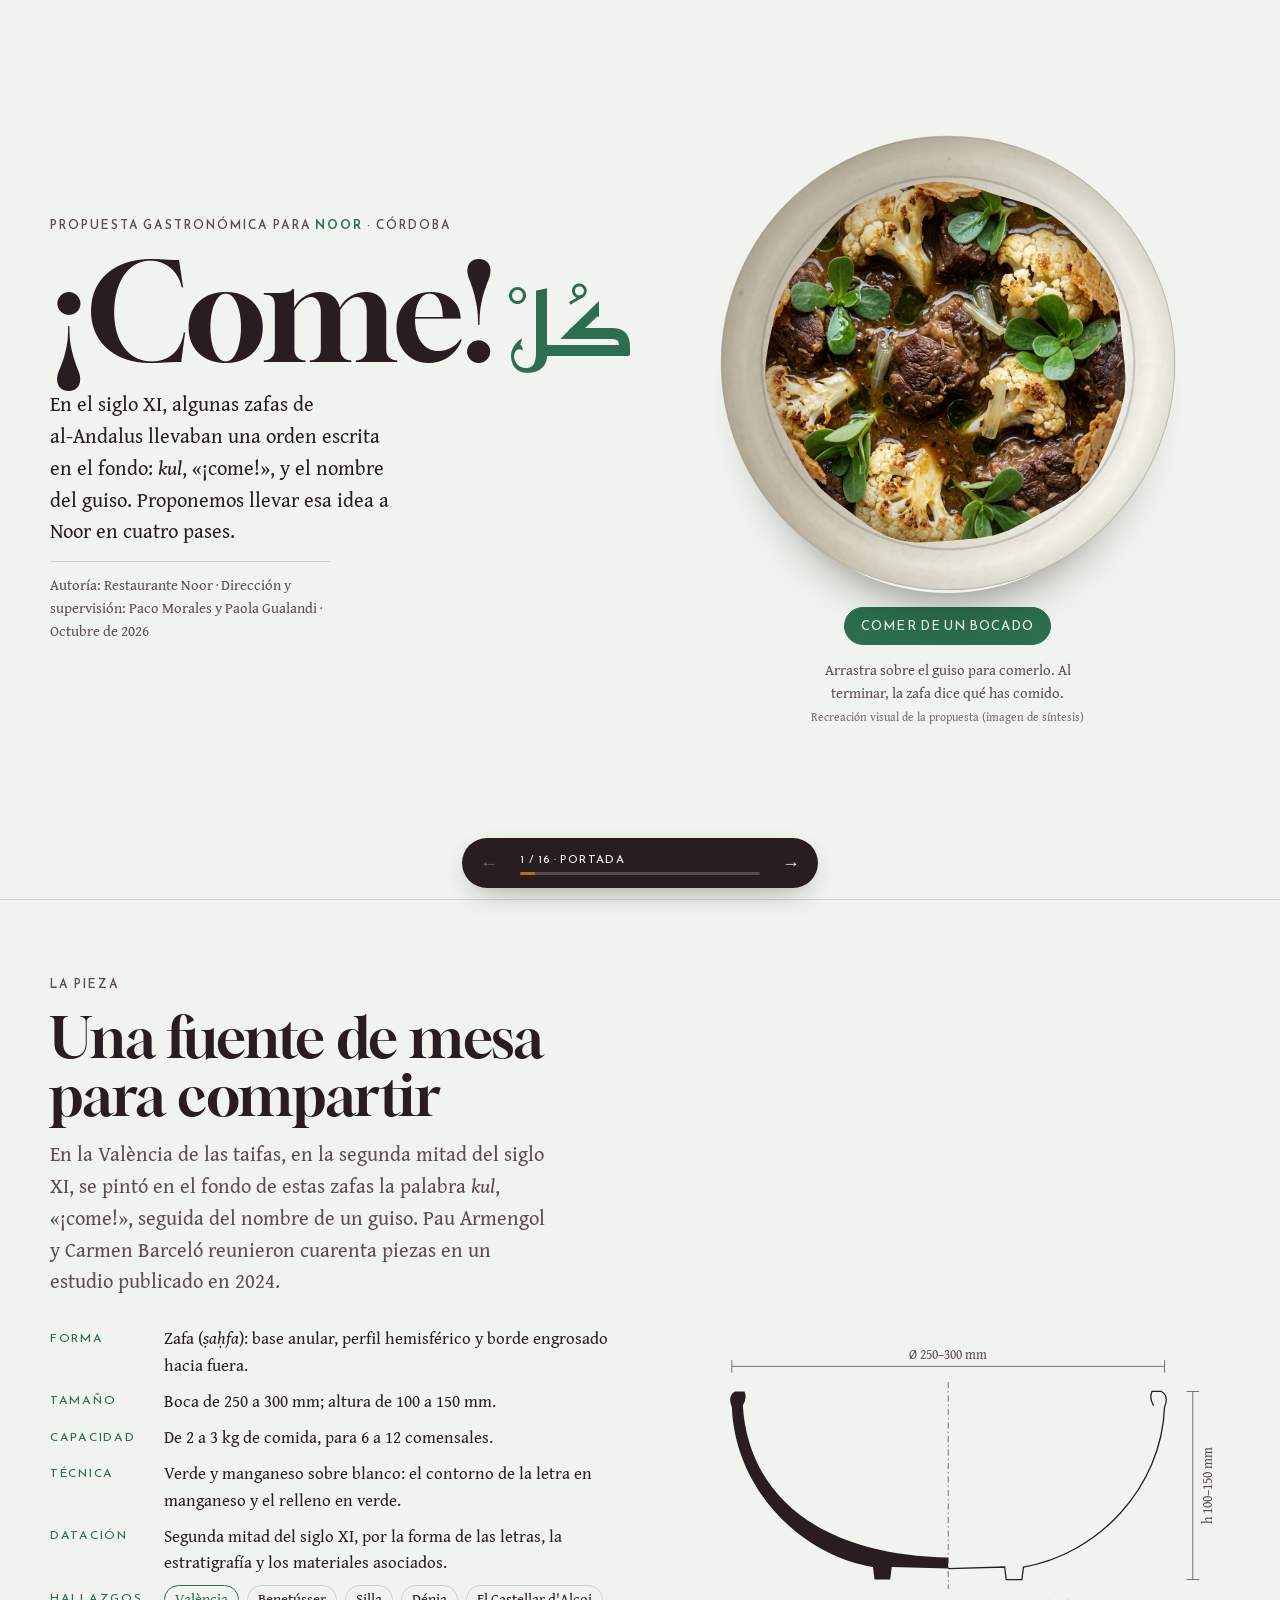
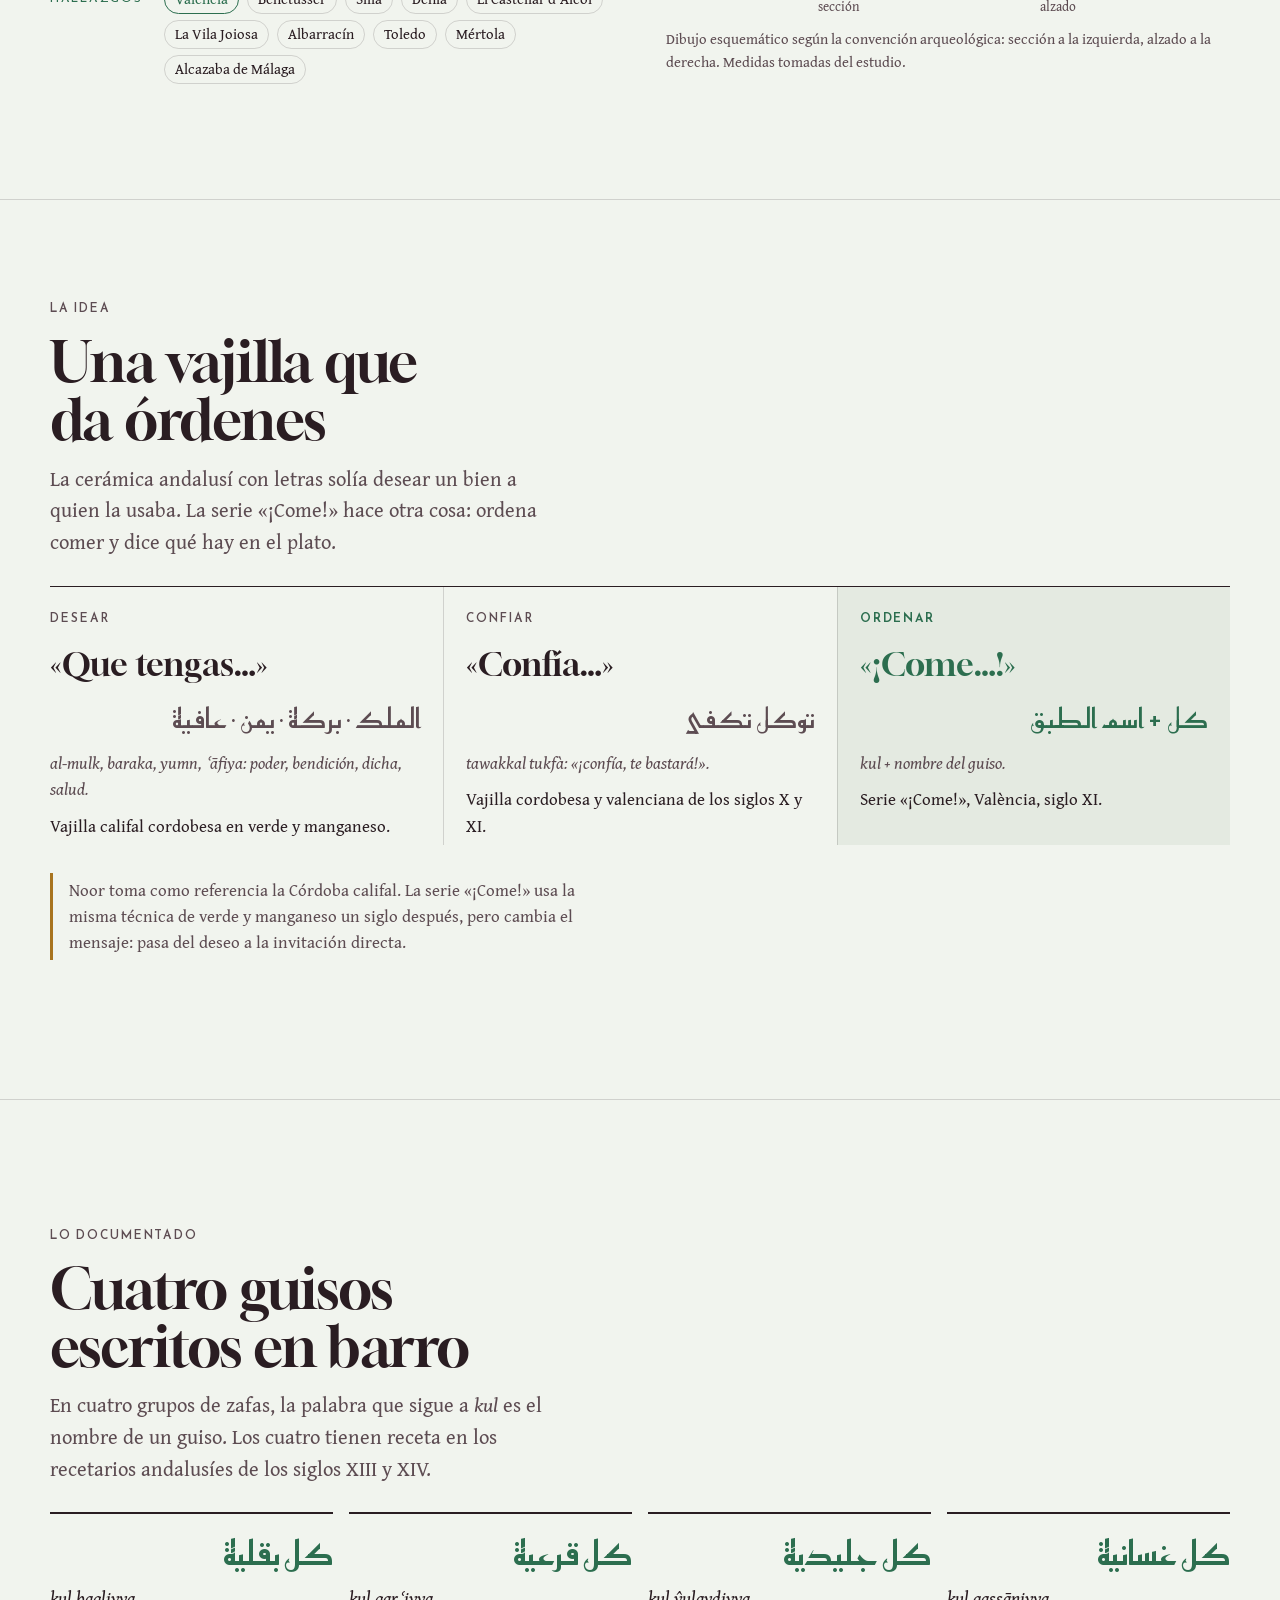
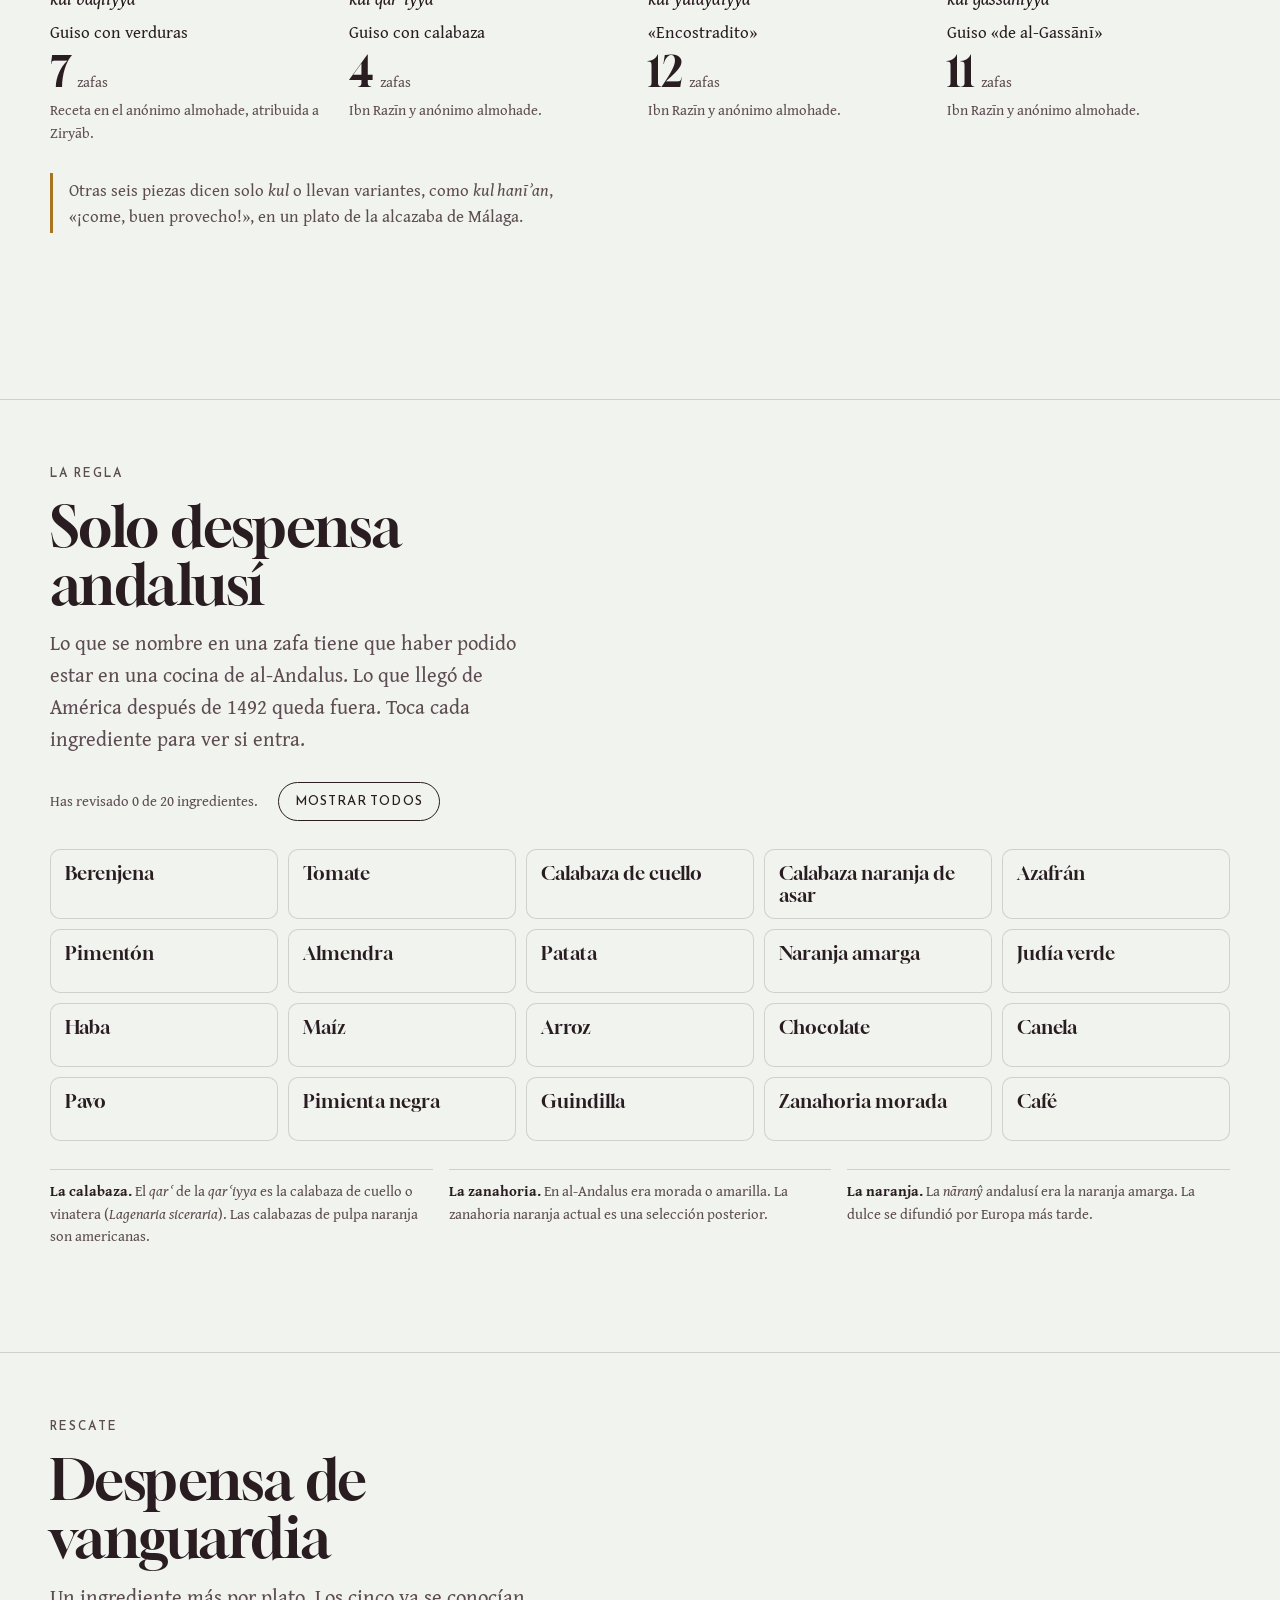
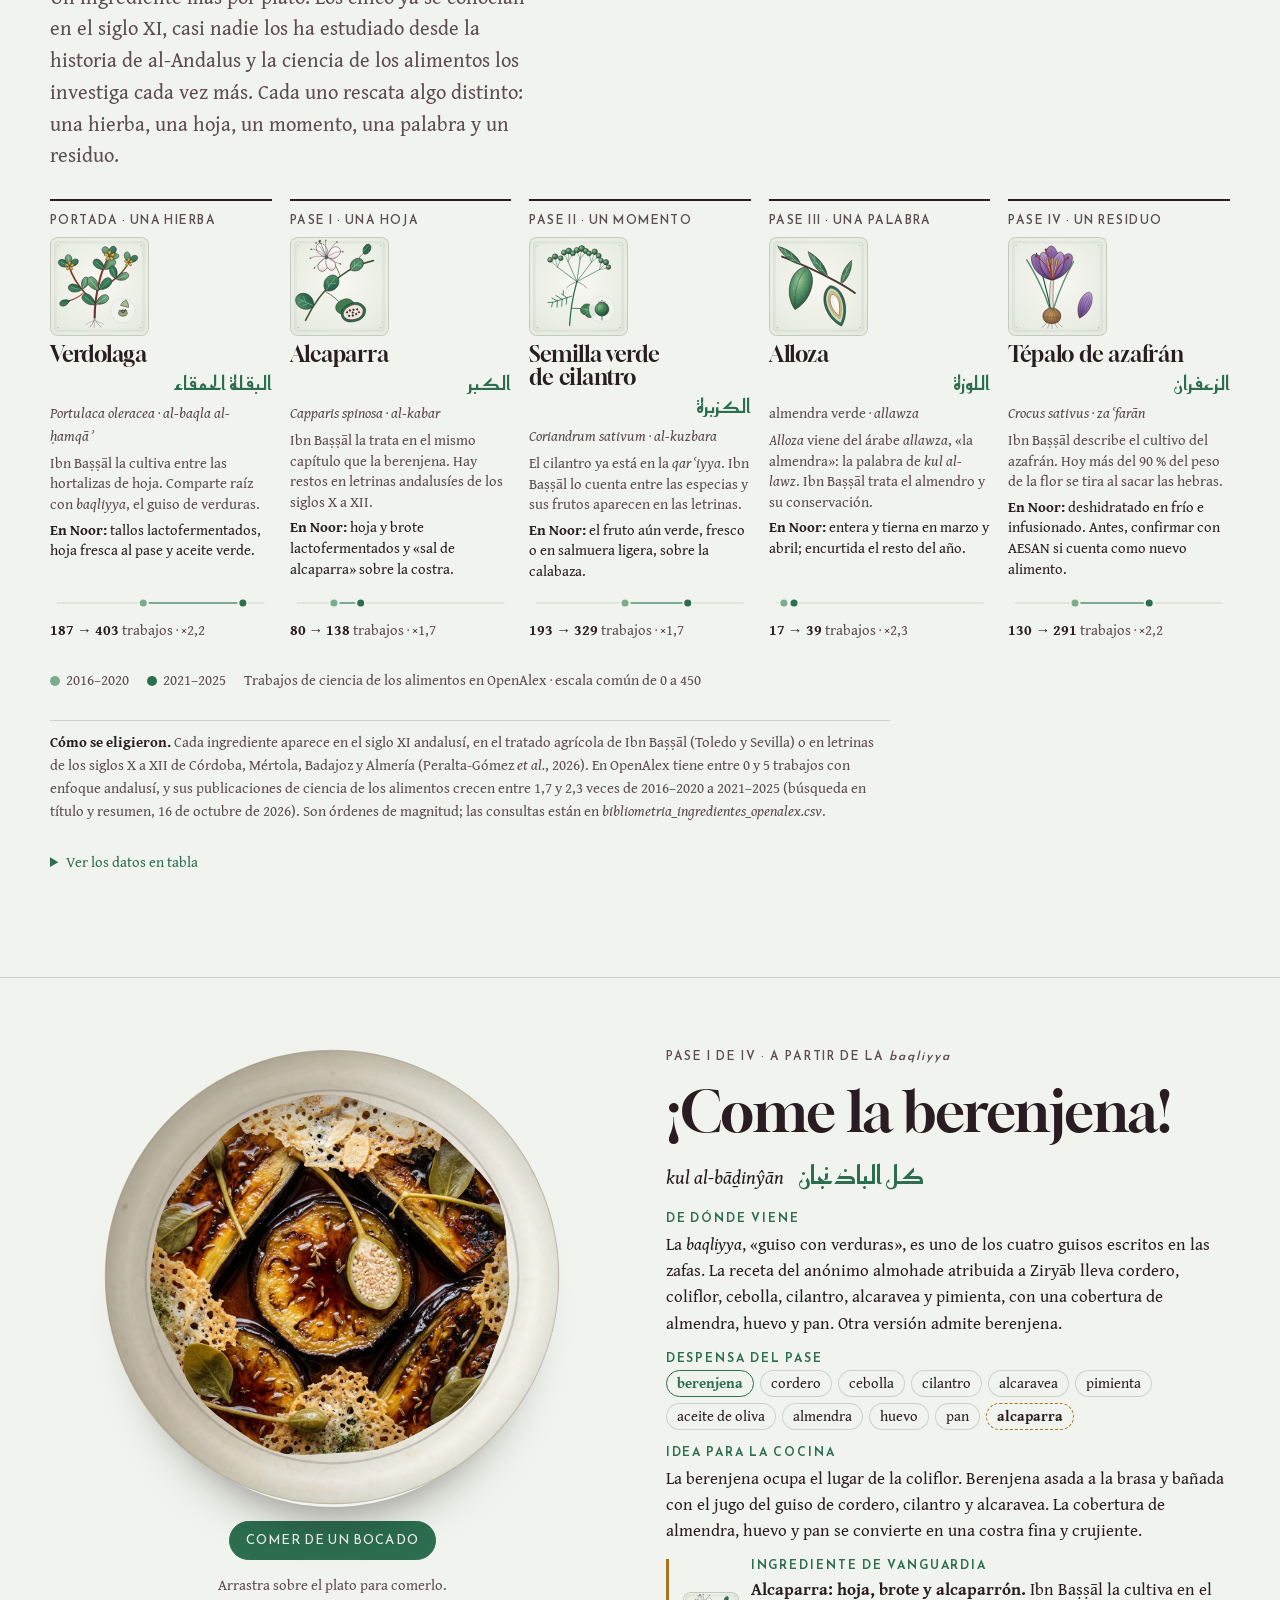
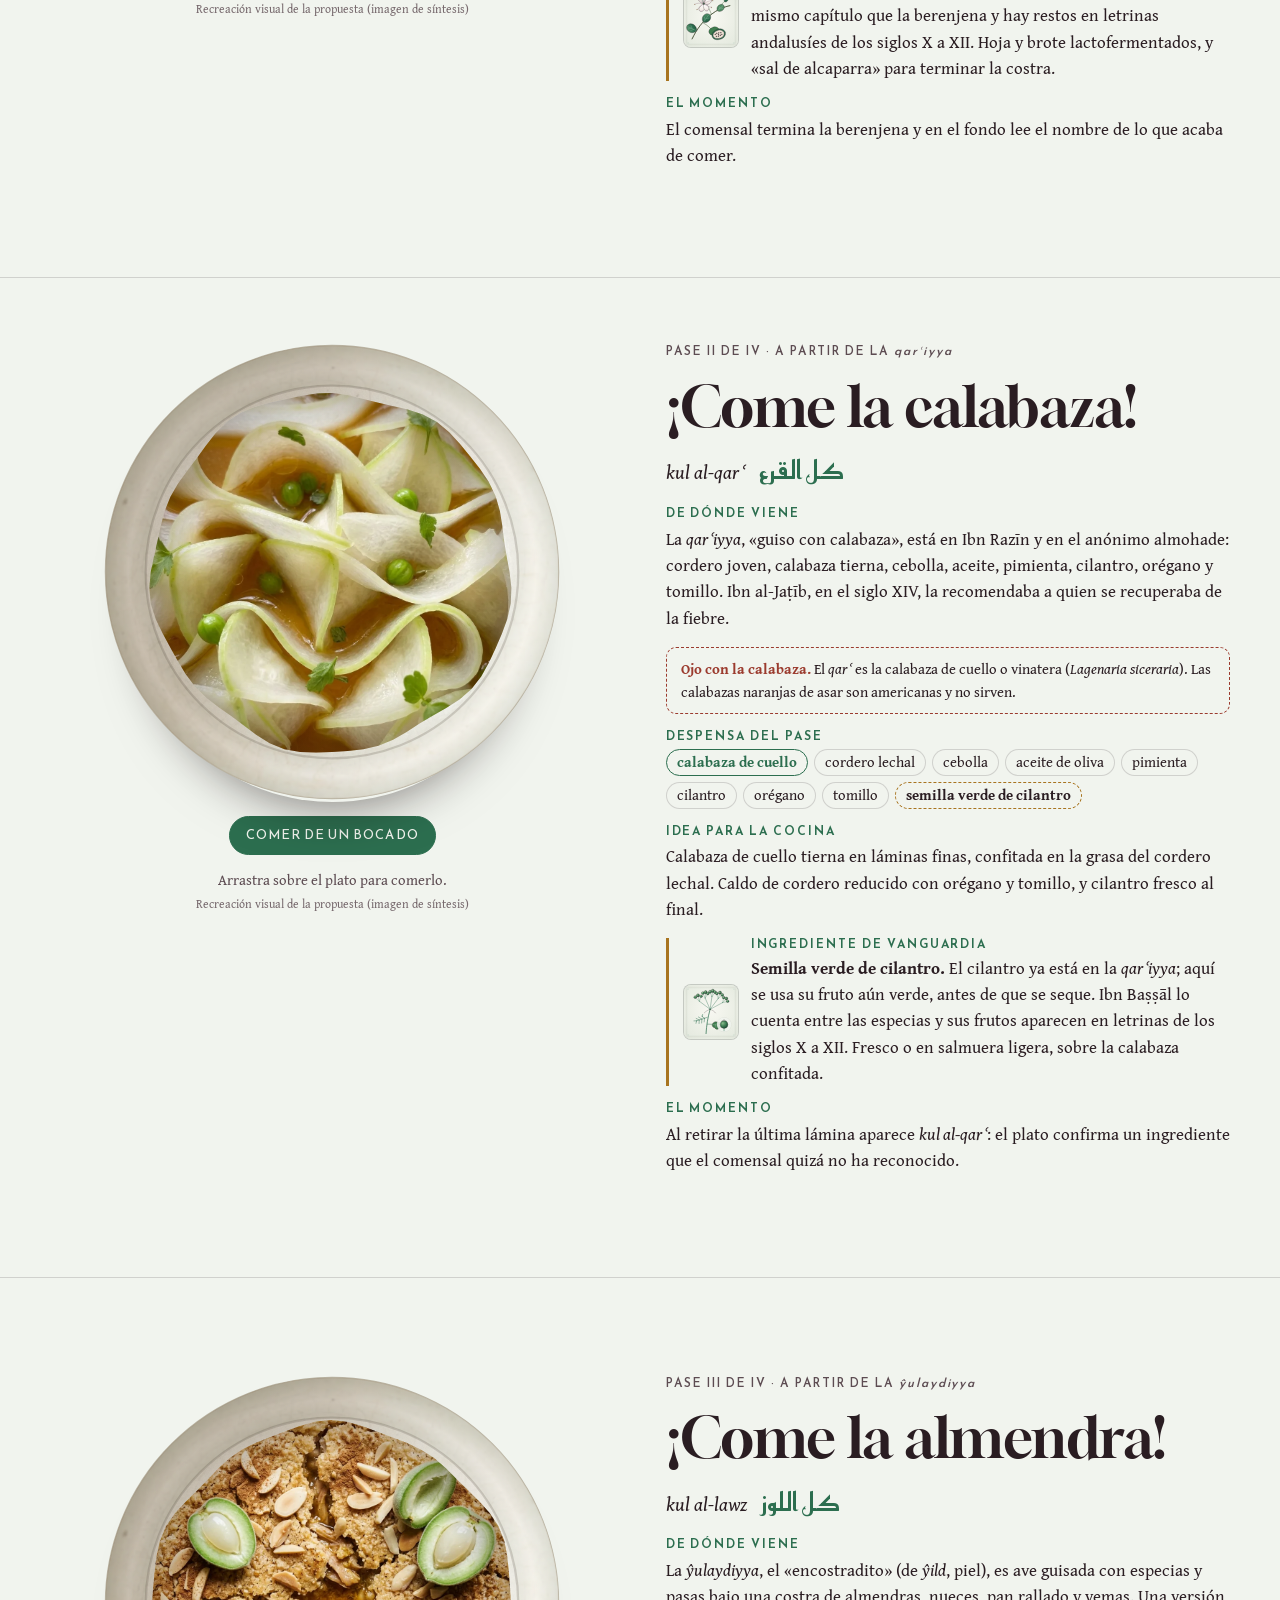
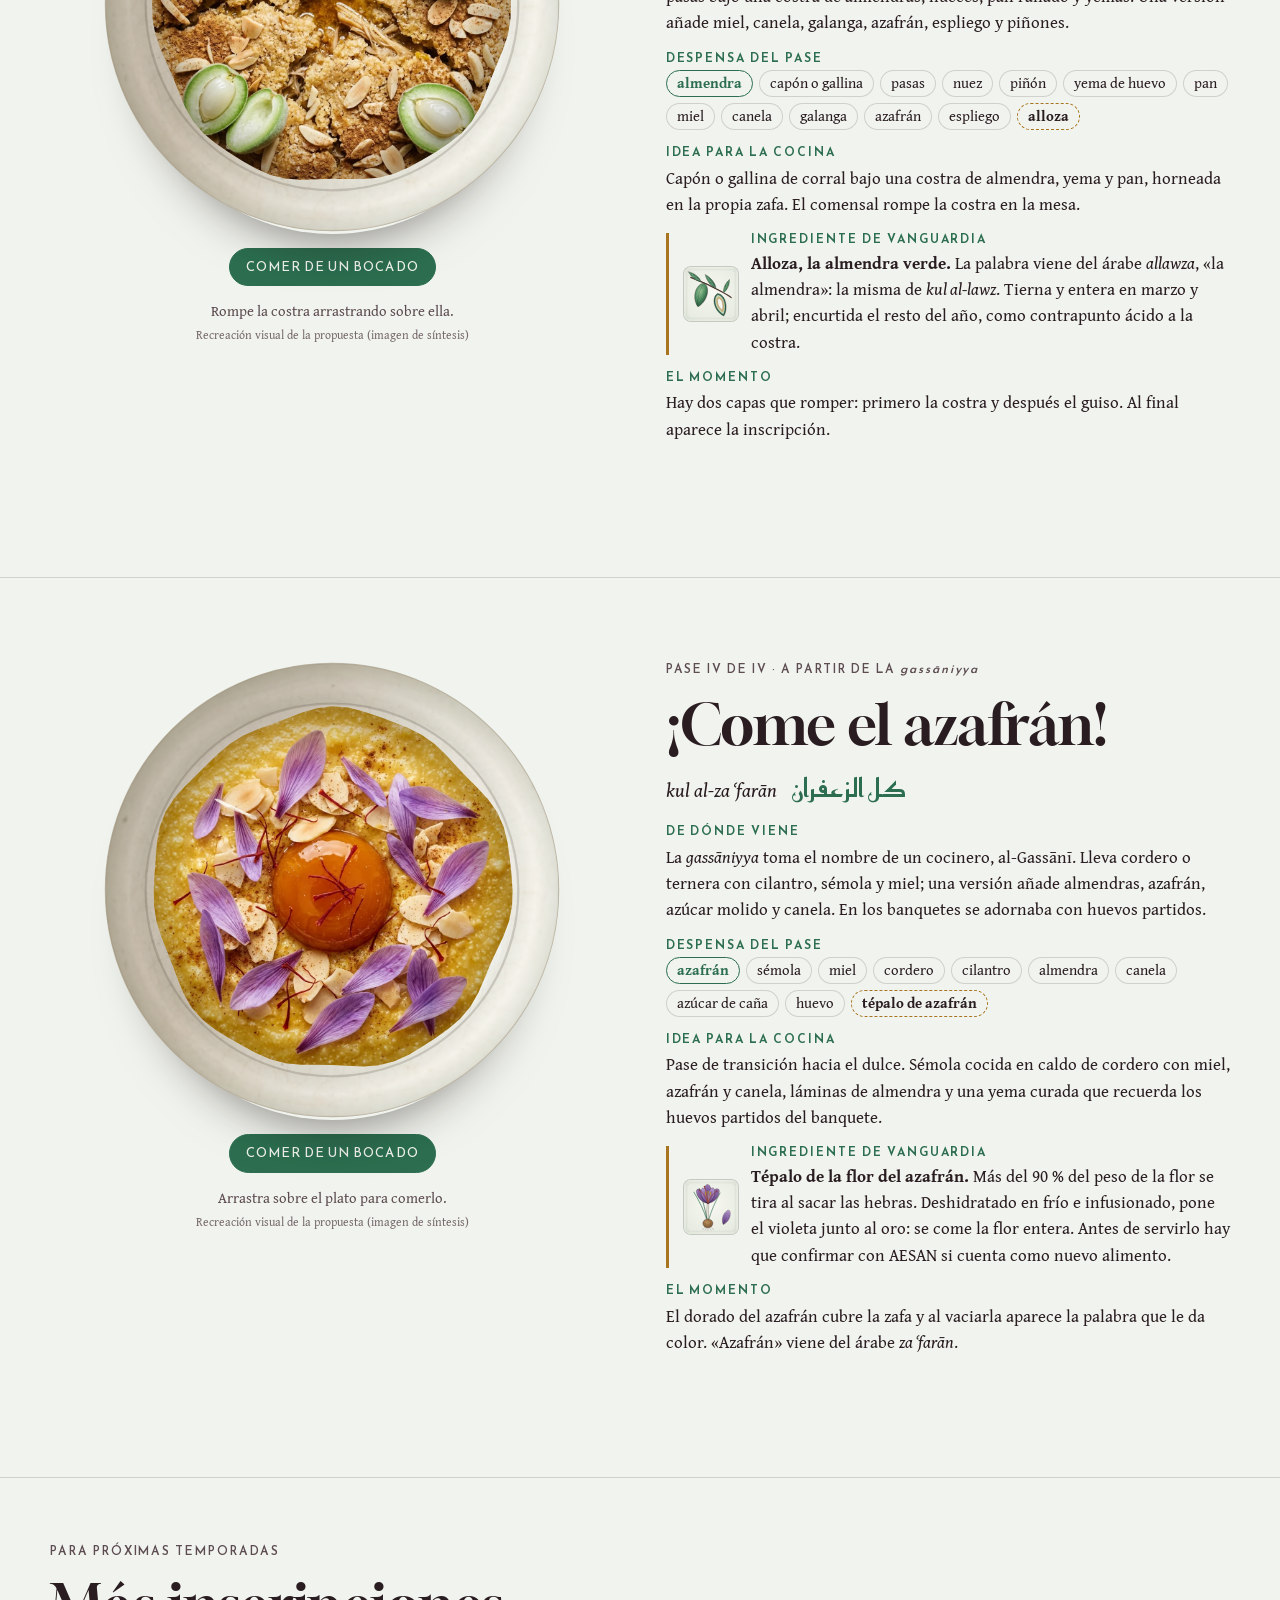
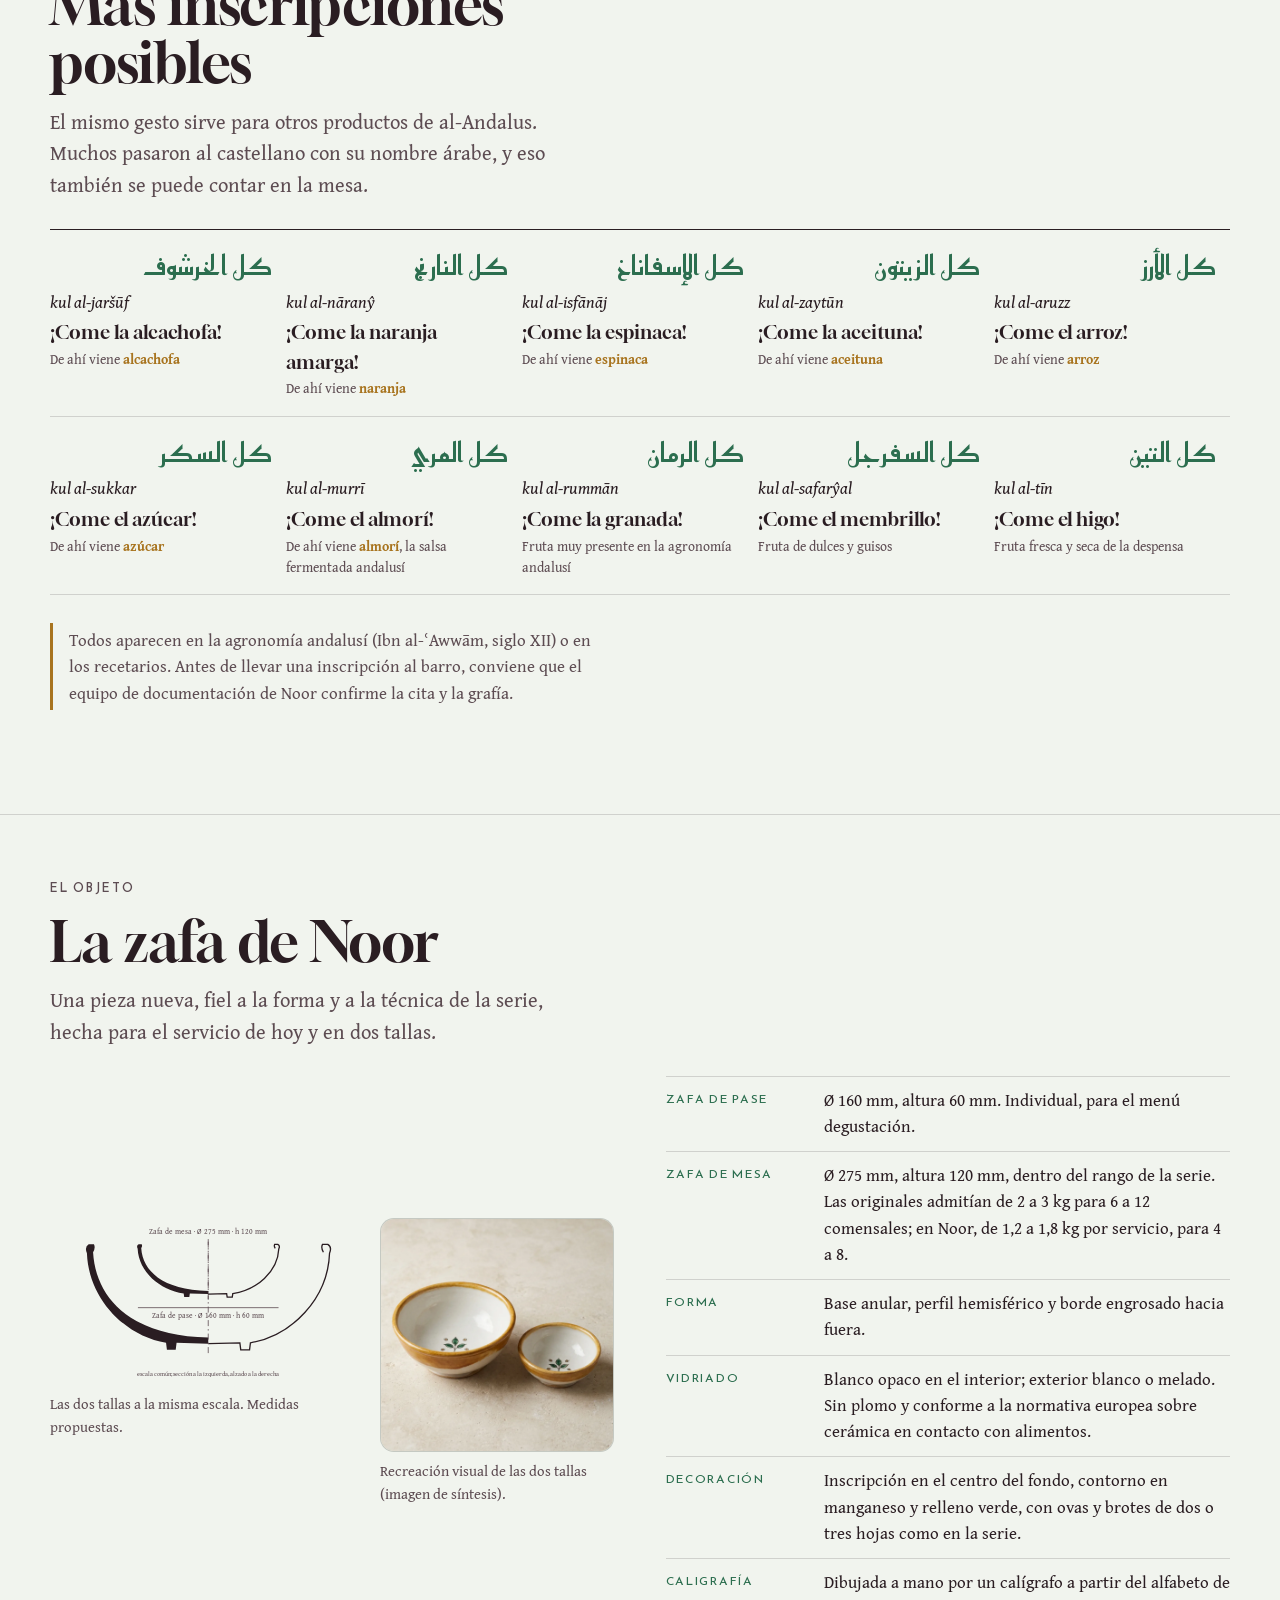
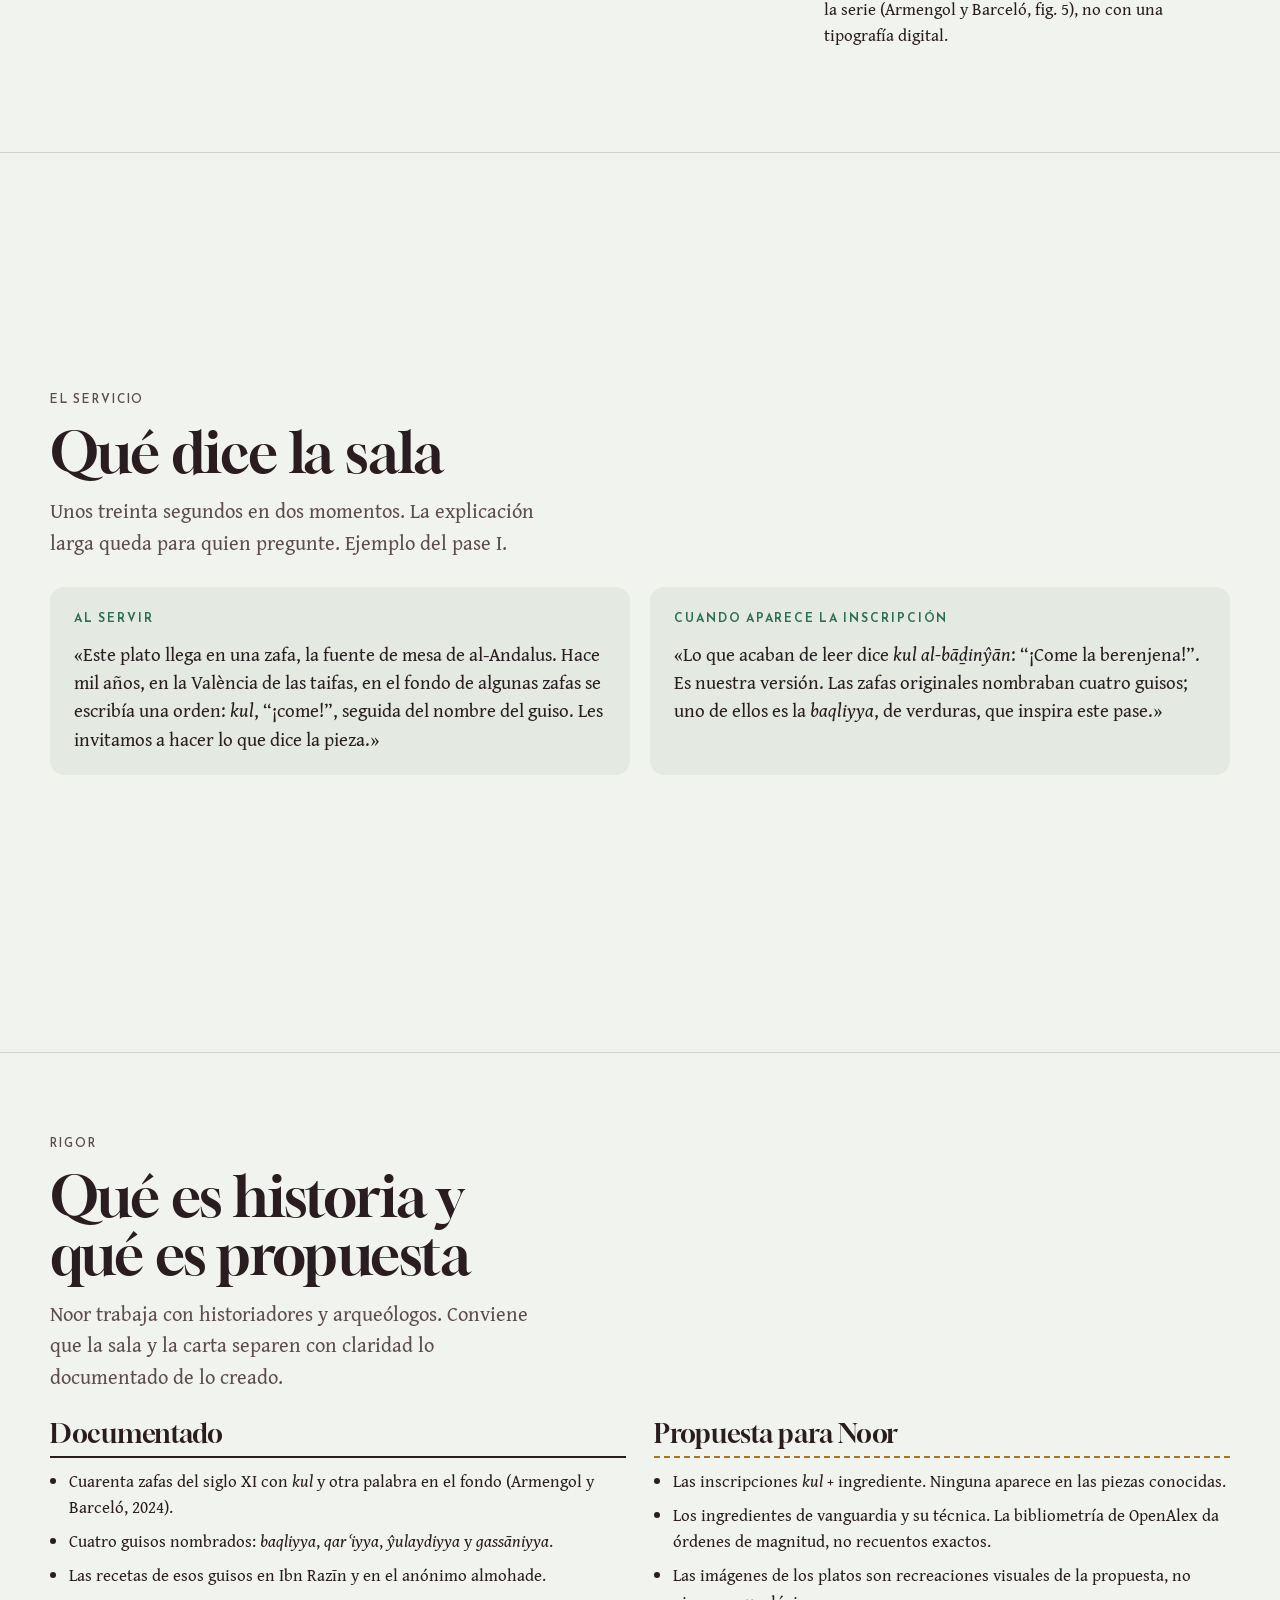
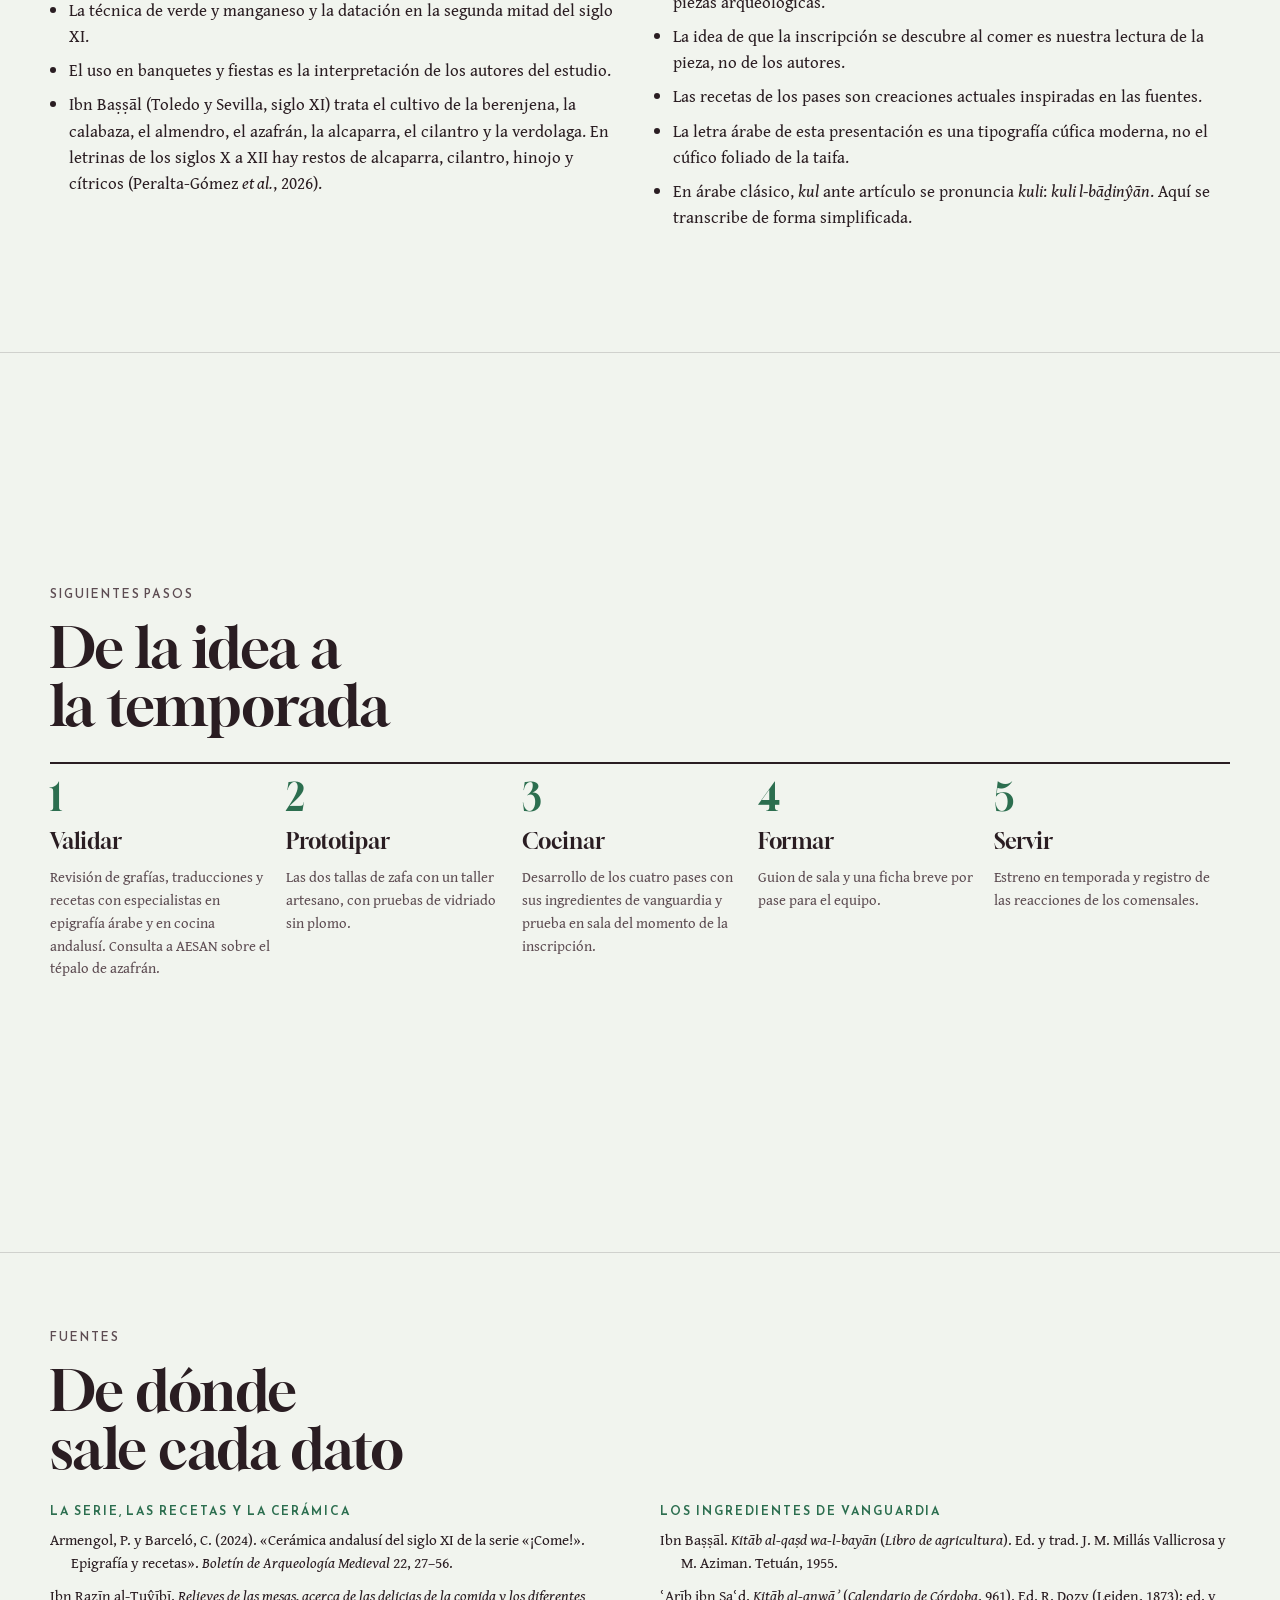
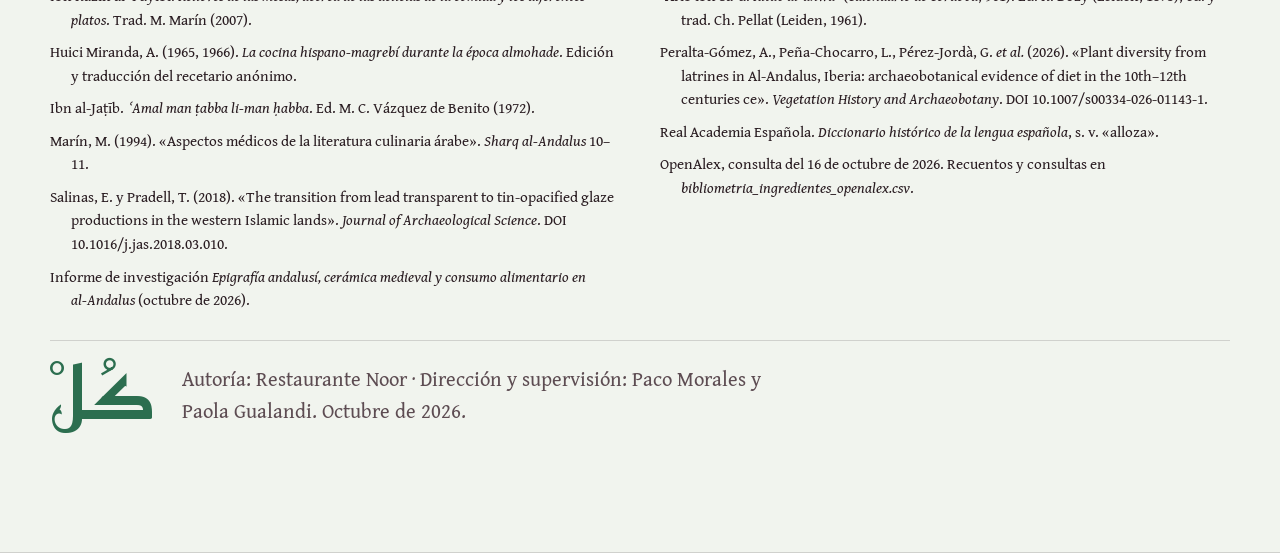
<file: index.html>
<!--
  =============================================================================
  PROYECTO: ¡COME! (كُلْ · Kul) · Zafas del siglo XI y propuesta gastronómica
  AUTORÍA Y PROPIEDAD INTELECTUAL: Restaurante Noor (Córdoba)
  DIRECCIÓN Y SUPERVISIÓN: Paco Morales y Paola Gualandi
  =============================================================================
-->
<!DOCTYPE html>
<html lang="es">
<head>
  <meta charset="utf-8">
  <meta name="viewport" content="width=device-width, initial-scale=1.0, viewport-fit=cover">
  <meta name="author" content="Autoría: Restaurante Noor · Dirección y supervisión: Paco Morales y Paola Gualandi">
  <meta name="copyright" content="Restaurante Noor">
  <meta name="description" content="Propuesta gastronómica y de vajilla inspirada en la epigrafía cúfica de zafas andalusíes del siglo XI para Restaurante Noor. Autoría: Restaurante Noor.">
  <title>¡Come! (Kul) · Noor (Paco Morales & Paola Gualandi)</title>
  <link rel="icon" href="assets/favicon.svg" type="image/svg+xml">
  <link rel="canonical" href="https://leogallardo97-bit.github.io/zafas-kul-noor/">
  <meta property="og:type" content="website">
  <meta property="og:locale" content="es_ES">
  <meta property="og:site_name" content="¡Come! (كُلْ · Kul) · Restaurante Noor">
  <meta property="og:title" content="¡Come! (كُلْ · Kul) · Propuesta gastronómica para Noor">
  <meta property="og:description" content="Zafas andalusíes del siglo XI que ordenan «¡come!» y nombran el guiso: cuatro pases y una despensa de vanguardia. Autoría: Restaurante Noor · Dirección y supervisión: Paco Morales y Paola Gualandi.">
  <meta property="og:url" content="https://leogallardo97-bit.github.io/zafas-kul-noor/">
  <meta property="og:image" content="https://leogallardo97-bit.github.io/zafas-kul-noor/assets/img/og-kul.jpg">
  <meta property="og:image:width" content="1200">
  <meta property="og:image:height" content="630">
  <meta property="og:image:alt" content="Portada de la propuesta: «¡Come!» y una zafa con la inscripción cúfica كل بقلية en verde y manganeso sobre blanco de estaño.">
  <meta name="twitter:card" content="summary_large_image">
<link rel="stylesheet" href="assets/fonts/fonts.css">
<link rel="preload" as="image" href="assets/img/plato-baqliyya.webp" type="image/webp">
<style>
/* Layout: una secuencia vertical de láminas a pantalla completa; cada lámina es una página de la propuesta, con la zafa como objeto central. */
:root {
  --tin: #f1f4ee;          /* blanco de estaño, con un punto de verde */
  --tin-2: #e4eae1;        /* superficie */
  --ink: #2a1d22;          /* manganeso */
  --ink-2: #5d4c52;        /* manganeso diluido */
  --copper: #2c6e4f;       /* verde de cobre */
  --melado: #a8741f;       /* melado (miel) */
  --line: rgba(42, 29, 34, .16);
  --ok: #2c6e4f;
  --no: #9b3b2e;
  /* colores físicos de la pieza: iguales en ambos temas */
  --glaze: #f8f8f3;
  --glaze-edge: #d9ddd2;
  --ink-green: #3f7d4f;
  --ink-mn: #2b1e1f;
  /* minigráficos: un tono en dos pasos (2016–2020 → 2021–2025), validados como rampa ordinal */
  --t-a: #7aab90;
  --t-b: #2c6e4f;

  --f-display: "Gloock", "Georgia", "Times New Roman", serif;
  --f-body: "Gentium Book Plus", "Gentium Plus", "Charis SIL", "Georgia", serif;
  --f-kufi: "Reem Kufi", "Amiri", "Noto Kufi Arabic", "Segoe UI", sans-serif;
  --f-naskh: "Amiri", "Noto Naskh Arabic", "Times New Roman", serif;

  --fs-hero: clamp(3.6rem, 11vw, 8.5rem);
  --fs-h2: clamp(2rem, 4.4vw, 3.5rem);
  --fs-lead: clamp(1.12rem, 1.6vw, 1.35rem);
  --fs-body: 1.06rem;
  --fs-small: .92rem;
  --fs-label: .76rem;
}
@media (prefers-color-scheme: dark) {
  :root:not([data-theme="light"]) {
    --tin: #18120f; --tin-2: #231b1a; --ink: #eceee6; --ink-2: #b9aea9;
    --copper: #6fbf8f; --melado: #d9a653; --line: rgba(236, 238, 230, .16);
    --ok: #6fbf8f; --no: #e08a74; color-scheme: dark;
    --t-a: #3d7a59; --t-b: #6fbf8f;
  }
}
:root[data-theme="dark"] {
  --tin: #18120f; --tin-2: #231b1a; --ink: #eceee6; --ink-2: #b9aea9;
  --copper: #6fbf8f; --melado: #d9a653; --line: rgba(236, 238, 230, .16);
  --ok: #6fbf8f; --no: #e08a74; color-scheme: dark;
  --t-a: #3d7a59; --t-b: #6fbf8f;
}

html { scroll-snap-type: y proximity; scroll-behavior: auto; }
body { margin: 0; background: var(--tin); color: var(--ink); font-family: var(--f-body); font-size: var(--fs-body); line-height: 1.55; }
* { box-sizing: border-box; }
[hidden] { display: none !important; }
.nw { white-space: nowrap; }
h1, h2, h3 { font-family: var(--f-display); font-weight: 400; line-height: 1.04; margin: 0; text-wrap: balance; letter-spacing: -.01em; }
p { margin: 0; }
[lang="ar"] { font-family: var(--f-kufi); }
.tr { font-style: italic; }
.label { font-family: var(--f-kufi); font-size: var(--fs-label); letter-spacing: .16em; text-transform: uppercase; color: var(--ink-2); font-weight: 500; }
.label b { color: var(--copper); font-weight: 600; }
a { color: var(--copper); }
button { font: inherit; color: inherit; }
:focus-visible { outline: 2px solid var(--copper); outline-offset: 3px; }

/* Láminas */
.slide {
  min-height: 100vh; min-height: 100dvh;
  display: grid; align-content: center;
  padding-block: 64px 104px;
  padding-left: max(16px, env(safe-area-inset-left, 0px));
  padding-right: max(16px, env(safe-area-inset-right, 0px));
  scroll-snap-align: start;
  border-bottom: 1px solid var(--line);
}
.wrap { width: 100%; max-width: 1180px; margin: 0 auto; display: grid; gap: 28px; }
.head { display: grid; gap: 14px; max-width: 62ch; }
.lead { font-size: var(--fs-lead); color: var(--ink-2); max-width: 60ch; }
.two { display: grid; grid-template-columns: minmax(0, 1fr) minmax(0, 1fr); gap: clamp(24px, 4vw, 64px); align-items: center; }
.two > * { min-width: 0; }
@media (max-width: 860px) { .two { grid-template-columns: minmax(0, 1fr); } }

/* Portada */
.cover h1 { font-size: var(--fs-hero); line-height: .92; }
.cover h1 .ar { font-family: var(--f-kufi); font-weight: 600; color: var(--copper); font-size: .62em; margin-left: .18em; vertical-align: .08em; }
.cover .thesis { font-size: var(--fs-lead); max-width: 34ch; }
.byline { font-size: var(--fs-small); color: var(--ink-2); border-top: 1px solid var(--line); padding-top: 12px; max-width: 40ch; }

/* Zafa interactiva */
.zafa { margin: 0; display: grid; gap: 14px; justify-items: center; }
.zafa-stage { position: relative; width: min(100%, 460px, 56vh); width: min(100%, 460px, 56dvh); aspect-ratio: 1; max-width: 100%; }
.zafa-stage svg, .zafa-stage canvas { position: absolute; inset: 0; width: 100%; height: 100%; }
.zafa-stage canvas { touch-action: none; cursor: grab; transition: opacity .9s ease; border-radius: 50%; }
.zafa-stage canvas:active { cursor: grabbing; }
.zafa-stage canvas.gone { opacity: 0; pointer-events: none; }
.zafa-stage .plate-shadow { position: absolute; inset: 4% 4% 0; border-radius: 50%; box-shadow: 0 30px 50px -28px rgba(20, 10, 10, .55); }
.zafa-stage .print-dish { display: none; }
.zafa-controls { display: flex; gap: 10px; flex-wrap: wrap; justify-content: center; }
.btn { border: 1px solid var(--ink); background: transparent; padding: 8px 16px; border-radius: 999px; cursor: pointer; font-family: var(--f-kufi); font-size: .82rem; letter-spacing: .08em; text-transform: uppercase; }
.btn:hover { background: var(--ink); color: var(--tin); }
.btn.solid { background: var(--copper); border-color: var(--copper); color: var(--tin); }
.btn.solid:hover { filter: brightness(1.08); }
.zafa-cap { text-align: center; max-width: 40ch; font-size: var(--fs-small); color: var(--ink-2); min-height: 4.2em; }
.zafa-cap .reading { display: grid; gap: 2px; color: var(--ink); }
.zafa-cap .reading .ar-line { font-family: var(--f-kufi); font-size: 1.5rem; color: var(--copper); font-weight: 600; }
.zafa-cap .reading .es { font-family: var(--f-display); font-size: 1.35rem; }
.zafa-cap .synth-note { display: block; font-size: .74rem; color: var(--ink-2); opacity: .82; margin-top: 3px; }

/* La pieza */
.facts { display: grid; grid-template-columns: max-content minmax(0, 1fr); gap: 10px 22px; margin: 0; }
.facts dt { font-family: var(--f-kufi); font-size: var(--fs-label); letter-spacing: .14em; text-transform: uppercase; color: var(--copper); padding-top: .3em; }
.facts dd { margin: 0; font-variant-numeric: tabular-nums; }
@media (max-width: 520px) { .facts { grid-template-columns: minmax(0, 1fr); gap: 2px; } .facts dd { margin-bottom: 10px; } }
.drawing { width: 100%; height: auto; display: block; color: var(--ink); }
.drawing text { font-family: var(--f-body); fill: var(--ink-2); font-variant-numeric: tabular-nums; }
.drawing .sec { fill: var(--ink); }
.drawing .out { fill: none; stroke: var(--ink); stroke-width: 1.3; vector-effect: non-scaling-stroke; }
.drawing .dim { stroke: var(--ink-2); stroke-width: .8; vector-effect: non-scaling-stroke; fill: none; }
.drawing .axis { stroke: var(--ink-2); stroke-width: .8; stroke-dasharray: 6 3 1.5 3; vector-effect: non-scaling-stroke; }
.drawing-note { font-size: var(--fs-small); color: var(--ink-2); }
.places { display: flex; flex-wrap: wrap; gap: 6px 8px; padding: 0; margin: 0; list-style: none; }
.places li { font-size: var(--fs-small); border: 1px solid var(--line); border-radius: 999px; padding: 2px 10px; }
.places li.main { border-color: var(--copper); color: var(--copper); }

/* Deseo / confianza / mandato */
.trio { display: grid; grid-template-columns: repeat(3, minmax(0, 1fr)); gap: 0; border-top: 1px solid var(--ink); }
.trio > div { padding: 22px 22px 6px 0; display: grid; gap: 10px; align-content: start; min-width: 0; }
.trio > div + div { padding-left: 22px; border-left: 1px solid var(--line); }
.trio .verb { font-family: var(--f-display); font-size: clamp(1.6rem, 2.6vw, 2.2rem); }
.trio .words { font-family: var(--f-kufi); font-size: 1.7rem; color: var(--ink-2); line-height: 1.5; }
.trio .gloss { font-style: italic; color: var(--ink-2); }
.trio .now .verb, .trio .now .words { color: var(--copper); }
.trio .now { background: var(--tin-2); padding-right: 22px; }
@media (max-width: 760px) { .trio { grid-template-columns: minmax(0, 1fr); } .trio > div + div { padding-left: 0; border-left: 0; border-top: 1px solid var(--line); } .trio .now { padding-left: 16px; } }
.aside { border-left: 3px solid var(--melado); padding: 4px 0 4px 16px; max-width: 70ch; color: var(--ink-2); }

/* Cuatro guisos */
.dishes { display: grid; grid-template-columns: repeat(4, minmax(0, 1fr)); gap: 16px; }
@media (max-width: 960px) { .dishes { grid-template-columns: repeat(2, minmax(0, 1fr)); } }
@media (max-width: 480px) { .dishes { grid-template-columns: minmax(0, 1fr); } }
.dish { border-top: 2px solid var(--ink); padding-top: 14px; display: grid; gap: 6px; align-content: start; }
.dish .ar { font-family: var(--f-kufi); font-size: 2.1rem; color: var(--copper); font-weight: 600; line-height: 1.5; }
.dish .tr { font-size: 1.15rem; }
.dish .count { font-family: var(--f-display); font-size: 2.6rem; line-height: 1; font-variant-numeric: tabular-nums; }
.dish .count small { font-family: var(--f-body); font-size: var(--fs-small); color: var(--ink-2); margin-left: 6px; }
.dish .src { font-size: var(--fs-small); color: var(--ink-2); }

/* Despensa */
.pantry-bar { display: flex; flex-wrap: wrap; gap: 12px 20px; align-items: center; }
.tally { font-variant-numeric: tabular-nums; color: var(--ink-2); font-size: var(--fs-small); }
.pantry { display: grid; grid-template-columns: repeat(auto-fill, minmax(min(100%, 200px), 1fr)); gap: 10px; }
.item { text-align: left; border: 1px solid var(--line); background: var(--tin); border-radius: 10px; padding: 12px 14px; cursor: pointer; display: grid; gap: 4px; align-content: start; min-height: 64px; }
.item:hover { border-color: var(--ink-2); }
.item .name { font-family: var(--f-display); font-size: 1.2rem; line-height: 1.15; }
.item .verdict { display: none; font-family: var(--f-kufi); font-size: var(--fs-label); letter-spacing: .12em; text-transform: uppercase; font-weight: 600; }
.item .why { display: none; font-size: .88rem; color: var(--ink-2); line-height: 1.4; }
.item[aria-expanded="true"] .verdict, .item[aria-expanded="true"] .why { display: block; }
.item[aria-expanded="true"].yes { border-color: var(--ok); background: var(--tin-2); }
.item[aria-expanded="true"].yes .verdict { color: var(--ok); }
.item[aria-expanded="true"].no { border-color: var(--no); border-style: dashed; }
.item[aria-expanded="true"].no .verdict { color: var(--no); }
.item[aria-expanded="true"].no .name { text-decoration: line-through; text-decoration-color: var(--no); text-decoration-thickness: 2px; }
.traps { display: grid; grid-template-columns: repeat(3, minmax(0, 1fr)); gap: 16px; }
.traps p { font-size: var(--fs-small); color: var(--ink-2); border-top: 1px solid var(--line); padding-top: 10px; }
.traps b { color: var(--ink); font-weight: 700; }
@media (max-width: 760px) { .traps { grid-template-columns: minmax(0, 1fr); } }

/* Despensa de vanguardia */
.vgrid { display: grid; grid-template-columns: repeat(5, minmax(0, 1fr)); gap: 18px; }
@media (max-width: 1080px) { .vgrid { grid-template-columns: repeat(3, minmax(0, 1fr)); } }
@media (max-width: 760px) { .vgrid { grid-template-columns: repeat(2, minmax(0, 1fr)); } }
@media (max-width: 480px) { .vgrid { grid-template-columns: minmax(0, 1fr); } }
.vcard { border-top: 2px solid var(--ink); padding-top: 10px; display: flex; flex-direction: column; gap: 5px; min-width: 0; }
.vcard .trend { margin-top: auto; padding-top: 4px; }
.vcard .label { letter-spacing: .12em; }
.vcard h3 { font-size: 1.38rem; }
.vcard .ar { font-family: var(--f-kufi); font-size: 1.22rem; color: var(--copper); font-weight: 600; line-height: 1.35; }
.vcard .lat { font-size: var(--fs-small); color: var(--ink-2); }
.vcard .ev, .vcard .tech { font-size: var(--fs-small); line-height: 1.4; }
.vcard .ev { color: var(--ink-2); }
.vcard .plate { margin: 2px 0; width: clamp(78px, 11vh, 112px); width: clamp(78px, 11dvh, 112px); aspect-ratio: 1; border-radius: 8px; overflow: hidden; background: var(--tin-2); border: 1px solid var(--line); }
.vcard .plate img { width: 100%; height: 100%; object-fit: cover; display: block; }
.trend { margin: 2px 0 0; display: grid; gap: 2px; }
.trend svg { width: 100%; height: auto; display: block; overflow: visible; }
.trend .track { stroke: var(--line); stroke-width: 1; }
.trend .link { stroke: var(--t-a); stroke-width: 2; stroke-linecap: round; }
.trend .dot-a { fill: var(--t-a); stroke: var(--tin); stroke-width: 2; }
.trend .dot-b { fill: var(--t-b); stroke: var(--tin); stroke-width: 2; }
.trend .hit { fill: transparent; outline: none; }
.trend .hit:focus-visible { stroke: var(--copper); stroke-width: 1.5; }
.trend figcaption { font-size: var(--fs-small); color: var(--ink-2); font-variant-numeric: tabular-nums; }
.trend figcaption b { color: var(--ink); font-weight: 700; }
.vlegend { display: flex; flex-wrap: wrap; gap: 6px 18px; align-items: center; font-size: var(--fs-small); color: var(--ink-2); margin: 0; padding: 0; list-style: none; }
.vlegend li { display: inline-flex; align-items: center; gap: 6px; }
.vlegend .sw { width: 10px; height: 10px; border-radius: 50%; display: inline-block; }
.method { font-size: var(--fs-small); color: var(--ink-2); border-top: 1px solid var(--line); padding-top: 10px; max-width: 120ch; }
.method b { color: var(--ink); }
.vdata summary { cursor: pointer; font-size: var(--fs-small); color: var(--copper); width: max-content; }
.vdata .scroll { overflow-x: auto; }
.vdata table { border-collapse: collapse; font-size: .86rem; margin-top: 8px; font-variant-numeric: tabular-nums; }
.vdata th, .vdata td { text-align: left; padding: 4px 14px 4px 0; border-bottom: 1px solid var(--line); vertical-align: top; }
.vdata th { font-weight: 700; }
.vdata thead th + th { text-align: right; }
.vdata td.n { text-align: right; }
.vtip { position: fixed; z-index: 20; pointer-events: none; background: var(--ink); color: var(--tin); border-radius: 8px; padding: 6px 10px; font-size: .82rem; line-height: 1.35; box-shadow: 0 8px 24px -10px rgba(0, 0, 0, .5); }
.vtip b { font-size: 1rem; font-weight: 700; }
.vtip .key { display: inline-block; width: 12px; height: 2px; vertical-align: middle; margin-right: 6px; }

/* Pases */
@media (min-width: 861px) {
  /* el plato acompaña la lectura cuando el texto es más alto que la ventana */
  .pase .two { align-items: start; }
  .pase .zafa { position: sticky; top: max(24px, calc(50vh - 290px)); top: max(24px, calc(50dvh - 290px)); }
}
.pase .eyebrow-ar { font-family: var(--f-kufi); color: var(--copper); }
.pase h2 { font-size: var(--fs-h2); }
.pase .say { display: flex; flex-wrap: wrap; gap: 4px 14px; align-items: baseline; font-size: 1.2rem; }
.pase .say .ar { font-family: var(--f-kufi); font-size: 1.6rem; color: var(--copper); font-weight: 600; }
.blocks { display: grid; gap: 16px; }
.block { display: grid; gap: 6px; }
.block h3 { font-family: var(--f-kufi); font-size: var(--fs-label); letter-spacing: .16em; text-transform: uppercase; color: var(--copper); font-weight: 600; }
.chips { display: flex; flex-wrap: wrap; gap: 6px; padding: 0; margin: 0; list-style: none; }
.chips li { border: 1px solid var(--line); border-radius: 999px; padding: 1px 10px; font-size: var(--fs-small); background: var(--tin); }
.chips li.star { border-color: var(--copper); color: var(--copper); font-weight: 700; }
.warn { border: 1px dashed var(--no); border-radius: 10px; padding: 10px 14px; font-size: var(--fs-small); }
.warn b { color: var(--no); }
.chips li.vanguard { border-style: dashed; border-color: var(--melado); font-weight: 700; }
.block.vanguard { border-left: 3px solid var(--melado); padding-left: 14px; display: grid; grid-template-columns: 56px minmax(0, 1fr); gap: 4px 12px; align-items: center; }
.block.vanguard .vthumb { grid-row: 1 / span 2; width: 56px; height: 56px; border-radius: 8px; border: 1px solid var(--line); background: var(--tin-2); display: block; }

/* Banco de inscripciones */
.bank { display: grid; grid-template-columns: repeat(auto-fill, minmax(min(100%, 210px), 1fr)); gap: 0; border-top: 1px solid var(--ink); }
.bank > div { padding: 16px 14px 16px 0; border-bottom: 1px solid var(--line); display: grid; gap: 2px; align-content: start; }
.bank .ar { font-family: var(--f-kufi); font-size: 1.7rem; color: var(--copper); font-weight: 600; line-height: 1.5; }
.bank .es { font-family: var(--f-display); font-size: 1.2rem; }
.bank .etym { font-size: .86rem; color: var(--ink-2); }
.bank .etym b { color: var(--melado); font-weight: 700; }

/* Zafa de Noor */
.sizes { display: grid; grid-template-columns: minmax(0, 1.15fr) minmax(0, .85fr); gap: 14px; align-items: start; }
@media (max-width: 560px) { .sizes { grid-template-columns: minmax(0, 1fr); } }
.zafa-render { margin: 0; display: grid; gap: 8px; }
.zafa-render img { width: 100%; height: auto; aspect-ratio: 1; object-fit: cover; border-radius: 14px; border: 1px solid var(--line); background: var(--tin-2); display: block; }
.specs { display: grid; gap: 12px; margin: 0; padding: 0; list-style: none; }
.specs li { display: grid; grid-template-columns: 8.5em minmax(0, 1fr); gap: 14px; border-top: 1px solid var(--line); padding-top: 10px; }
.specs li span { font-family: var(--f-kufi); font-size: var(--fs-label); letter-spacing: .14em; text-transform: uppercase; color: var(--copper); padding-top: .25em; }
@media (max-width: 520px) { .specs li { grid-template-columns: minmax(0, 1fr); gap: 2px; } }

/* Guion de sala */
.script { display: grid; grid-template-columns: repeat(2, minmax(0, 1fr)); gap: 20px; }
.script figure { margin: 0; background: var(--tin-2); border-radius: 14px; padding: 22px 24px; display: grid; gap: 12px; align-content: start; }
.script blockquote { margin: 0; font-size: 1.18rem; line-height: 1.5; }
.script figcaption { font-family: var(--f-kufi); font-size: var(--fs-label); letter-spacing: .16em; text-transform: uppercase; color: var(--copper); font-weight: 600; }
@media (max-width: 760px) { .script { grid-template-columns: minmax(0, 1fr); } }

/* Rigor */
.ledger { display: grid; grid-template-columns: repeat(2, minmax(0, 1fr)); gap: 28px; }
.ledger section { display: grid; gap: 10px; align-content: start; }
.ledger h3 { font-size: 1.6rem; border-bottom: 2px solid var(--ink); padding-bottom: 8px; }
.ledger .prop h3 { border-bottom-style: dashed; border-color: var(--melado); }
.ledger ul { margin: 0; padding-left: 1.1em; display: grid; gap: 8px; }
@media (max-width: 760px) { .ledger { grid-template-columns: minmax(0, 1fr); } }

/* Hoja de ruta */
.road { list-style: none; margin: 0; padding: 0; display: grid; grid-template-columns: repeat(5, minmax(0, 1fr)); gap: 0; counter-reset: step; }
.road li { counter-increment: step; padding: 0 16px 0 0; display: grid; gap: 8px; align-content: start; border-top: 2px solid var(--ink); padding-top: 14px; }
.road li::before { content: counter(step); font-family: var(--f-display); font-size: 2.4rem; line-height: 1; color: var(--copper); }
.road b { font-family: var(--f-display); font-weight: 400; font-size: 1.35rem; }
.road p { font-size: var(--fs-small); color: var(--ink-2); }
@media (max-width: 900px) { .road { grid-template-columns: minmax(0, 1fr); gap: 18px; } }

/* Fuentes */
.refs-cols { display: grid; grid-template-columns: repeat(2, minmax(0, 1fr)); gap: 18px 40px; }
.refs-cols h3 { font-family: var(--f-kufi); font-size: var(--fs-label); letter-spacing: .16em; text-transform: uppercase; color: var(--copper); font-weight: 600; margin-bottom: 10px; }
@media (max-width: 760px) { .refs-cols { grid-template-columns: minmax(0, 1fr); } }
.refs { margin: 0; padding: 0; list-style: none; display: grid; gap: 9px; max-width: 80ch; }
.refs li { padding-left: 1.4em; text-indent: -1.4em; font-size: .95rem; overflow-wrap: anywhere; }
.closing-row { display: flex; flex-wrap: wrap; align-items: center; gap: 4px 28px; border-top: 1px solid var(--line); padding-top: 12px; }
.closing { font-family: var(--f-kufi); font-size: clamp(2.6rem, 6vw, 4.4rem); color: var(--copper); line-height: 1.2; font-weight: 600; }

/* Barra de navegación */
.dock {
  position: fixed; left: 0; right: 0; bottom: 0; z-index: 10;
  display: flex; justify-content: center;
  padding-bottom: calc(12px + env(safe-area-inset-bottom, 0px));
  padding-left: max(16px, env(safe-area-inset-left, 0px));
  padding-right: max(16px, env(safe-area-inset-right, 0px));
  pointer-events: none;
}
.dock-inner { pointer-events: auto; display: flex; align-items: center; gap: 12px; background: var(--ink); color: var(--tin); border-radius: 999px; padding: 6px 8px; box-shadow: 0 10px 30px -12px rgba(0, 0, 0, .45); max-width: 100%; }
.dock button { border: 0; background: transparent; color: var(--tin); width: 38px; height: 38px; border-radius: 50%; cursor: pointer; font-size: 1.1rem; display: grid; place-items: center; }
.dock button:hover { background: rgba(255, 255, 255, .12); }
.dock button:disabled { opacity: .35; cursor: default; }
.dock .where { display: grid; gap: 4px; min-width: 0; width: clamp(120px, 28vw, 240px); }
.dock .where span { font-family: var(--f-kufi); font-size: .72rem; letter-spacing: .12em; text-transform: uppercase; white-space: nowrap; overflow: hidden; text-overflow: ellipsis; font-variant-numeric: tabular-nums; }
.dock .bar { height: 3px; background: rgba(255, 255, 255, .2); border-radius: 2px; overflow: hidden; }
.dock .bar i { display: block; height: 100%; width: 0; background: var(--melado); transition: width .3s ease; }

@media (prefers-reduced-motion: reduce) {
  .zafa-stage canvas, .dock .bar i { transition: none; }
}

/* Impresión: una lámina por página, inscripciones y plato servido visibles */
@page { size: 297mm 167mm; margin: 0; }
@media print {
  html { scroll-snap-type: none; font-size: 10.5px; }
  body { font-size: 10.5px; }
  :root { --fs-hero: 5.6rem; --fs-h2: 2.6rem; --fs-lead: 1.15rem; --fs-body: 1rem; }
  .zafa-cap { min-height: 0; }
  body { background: #fff; }
  .slide { min-height: 167mm; height: 167mm; overflow: hidden; break-after: page; page-break-after: always; border: 0; padding-block: 10mm; padding-inline: 14mm; }
  .slide:last-child { break-after: auto; page-break-after: auto; }
  .dock, .zafa-controls, .zafa-stage canvas, .zafa-cap .hint, .pantry-bar .btn { display: none !important; }
  .zafa-cap .reading { display: grid !important; }
  .zafa-stage { width: 62mm; }
  .zafa-stage .print-dish { display: block; position: absolute; right: -5mm; bottom: -2mm; width: 22mm; height: 22mm; border-radius: 50%; object-fit: cover; border: 1.5px solid #fff; box-shadow: 0 2px 6px rgba(0, 0, 0, .28); }
  .two { grid-template-columns: minmax(0, 1fr) minmax(0, 1fr) !important; gap: 10mm; }
  .dishes { grid-template-columns: repeat(4, minmax(0, 1fr)) !important; }
  .trio { grid-template-columns: repeat(3, minmax(0, 1fr)) !important; }
  .trio > div + div { border-top: 0 !important; border-left: 1px solid var(--line) !important; padding-left: 16px !important; }
  .traps, .script, .ledger { grid-template-columns: repeat(2, minmax(0, 1fr)) !important; }
  .traps { grid-template-columns: repeat(3, minmax(0, 1fr)) !important; }
  .road { grid-template-columns: repeat(5, minmax(0, 1fr)) !important; }
  .drawing { max-height: 78mm; }
  .blocks { gap: 8px; }
  .pase .blocks p, .specs p { font-size: .95rem; }
  .item .verdict, .item .why { display: block; }
  .item.no .name { text-decoration: line-through; }
  .pantry { grid-template-columns: repeat(5, minmax(0, 1fr)); gap: 5px; }
  .item { padding: 6px 8px; min-height: 0; }
  .item .why { font-size: .7rem; }
  .item .name { font-size: .95rem; }
  .wrap { gap: 14px; }
  .lead { font-size: 1rem; }
  .vgrid { grid-template-columns: repeat(5, minmax(0, 1fr)) !important; gap: 8px; }
  .vcard h3 { font-size: 1.1rem; }
  .vcard .ar { font-size: 1rem; }
  .vcard .plate { width: 20mm; height: 20mm; }
  .vcard .ev, .vcard .tech, .trend figcaption, .method { font-size: .74rem; }
  .vdata, .vtip { display: none !important; }
  .pase .zafa { position: static !important; }
  .pase .two { align-items: center !important; }
  .refs-cols { grid-template-columns: repeat(2, minmax(0, 1fr)) !important; gap: 6px 24px; }
  .refs li { font-size: .82rem; }
  .closing { font-size: 2.6rem; }
}
</style>

<main id="deck" lang="es" data-glaze="assets/img/zafa-esmalte.webp">

<!-- 1 · Portada -->
<section class="slide cover" data-title="Portada" id="portada">
  <div class="wrap two">
    <div class="head">
      <p class="label">Propuesta gastronómica para <b>Noor</b> · Córdoba</p>
      <h1>¡Come!<span class="ar" lang="ar" dir="rtl">كُلْ</span></h1>
      <p class="thesis">En el siglo XI, algunas zafas de <span class="nw">al-Andalus</span> llevaban una orden escrita en el fondo: <span class="tr">kul</span>, «¡come!», y el nombre del guiso. Proponemos llevar esa idea a Noor en cuatro pases.</p>
      <p class="byline">Autoría: Restaurante Noor · Dirección y supervisión: Paco Morales y Paola Gualandi · Octubre de 2026</p>
    </div>
    <figure class="zafa" data-stew="baqliyya" data-photo="assets/img/plato-baqliyya.webp" data-text="كل بقلية" data-seed="11" data-eager data-alt="Baqliyya: guiso de cordero con coliflor, cebolla, cilantro y alcaravea, con verdolaga, que cubre el fondo de la zafa">
      <div class="zafa-stage"></div>
      <div class="zafa-controls"><button class="btn solid eat" type="button">Comer de un bocado</button><button class="btn reset" type="button" hidden>Volver a servir</button></div>
      <figcaption class="zafa-cap" aria-live="polite">
        <span class="hint">Arrastra sobre el guiso para comerlo. Al terminar, la zafa dice qué has comido.</span>
        <span class="reading" hidden><span class="ar-line" lang="ar" dir="rtl">كل بقلية</span><span class="es">«¡Come guiso de verduras!»</span><span><span class="tr">kul baqliyya</span>. Inscripción documentada en siete zafas de València, Benetússer y Dénia.</span><span>En Noor, con verdolaga (<span class="tr">al-baqla al-ḥamqāʾ</span>), de la misma raíz que <span class="tr">baqliyya</span>.</span></span>
        <small class="synth-note">Recreación visual de la propuesta (imagen de síntesis)</small>
      </figcaption>
    </figure>
  </div>
</section>

<!-- 2 · La pieza -->
<section class="slide" data-title="La pieza" id="pieza">
  <div class="wrap">
    <div class="head">
      <p class="label">La pieza</p>
      <h2 style="font-size: var(--fs-h2)">Una fuente de mesa para compartir</h2>
      <p class="lead">En la València de las taifas, en la segunda mitad del siglo XI, se pintó en el fondo de estas zafas la palabra <span class="tr">kul</span>, «¡come!», seguida del nombre de un guiso. Pau Armengol y Carmen Barceló reunieron cuarenta piezas en un estudio publicado en 2024.</p>
    </div>
    <div class="two">
      <dl class="facts">
        <dt>Forma</dt><dd>Zafa (<span class="tr">ṣaḥfa</span>): base anular, perfil hemisférico y borde engrosado hacia fuera.</dd>
        <dt>Tamaño</dt><dd>Boca de 250 a 300 mm; altura de 100 a 150 mm.</dd>
        <dt>Capacidad</dt><dd>De 2 a 3 kg de comida, para 6 a 12 comensales.</dd>
        <dt>Técnica</dt><dd>Verde y manganeso sobre blanco: el contorno de la letra en manganeso y el relleno en verde.</dd>
        <dt>Datación</dt><dd>Segunda mitad del siglo XI, por la forma de las letras, la estratigrafía y los materiales asociados.</dd>
        <dt>Hallazgos</dt><dd>
          <ul class="places">
            <li class="main">València</li><li>Benetússer</li><li>Silla</li><li>Dénia</li><li>El Castellar d'Alcoi</li><li>La Vila Joiosa</li><li>Albarracín</li><li>Toledo</li><li>Mértola</li><li>Alcazaba de Málaga</li>
          </ul>
        </dd>
      </dl>
      <figure style="margin:0; display:grid; gap:8px">
        <svg class="drawing" id="profile-main" viewBox="-180 -36 360 182" role="img" aria-label="Dibujo de la zafa: a la izquierda en sección, a la derecha en alzado, con boca de 250 a 300 mm y altura de 100 a 150 mm"></svg>
        <figcaption class="drawing-note">Dibujo esquemático según la convención arqueológica: sección a la izquierda, alzado a la derecha. Medidas tomadas del estudio.</figcaption>
      </figure>
    </div>
  </div>
</section>

<!-- 3 · Del deseo al mandato -->
<section class="slide" data-title="La idea" id="idea">
  <div class="wrap">
    <div class="head">
      <p class="label">La idea</p>
      <h2 style="font-size: var(--fs-h2)">Una vajilla que da órdenes</h2>
      <p class="lead">La cerámica andalusí con letras solía desear un bien a quien la usaba. La serie «¡Come!» hace otra cosa: ordena comer y dice qué hay en el plato.</p>
    </div>
    <div class="trio">
      <div>
        <p class="label">Desear</p>
        <p class="verb">«Que tengas…»</p>
        <p class="words" lang="ar" dir="rtl">الملك · بركة · يمن · عافية</p>
        <p class="gloss"><span class="tr">al-mulk, baraka, yumn, ʿāfiya</span>: poder, bendición, dicha, salud.</p>
        <p>Vajilla califal cordobesa en verde y manganeso.</p>
      </div>
      <div>
        <p class="label">Confiar</p>
        <p class="verb">«Confía…»</p>
        <p class="words" lang="ar" dir="rtl">توكل تكفى</p>
        <p class="gloss"><span class="tr">tawakkal tukfà</span>: «¡confía, te bastará!».</p>
        <p>Vajilla cordobesa y valenciana de los siglos X y XI.</p>
      </div>
      <div class="now">
        <p class="label"><b>Ordenar</b></p>
        <p class="verb">«¡Come…!»</p>
        <p class="words" lang="ar" dir="rtl">كل + اسم الطبق</p>
        <p class="gloss"><span class="tr">kul</span> + nombre del guiso.</p>
        <p>Serie «¡Come!», València, siglo XI.</p>
      </div>
    </div>
    <p class="aside">Noor toma como referencia la Córdoba califal. La serie «¡Come!» usa la misma técnica de verde y manganeso un siglo después, pero cambia el mensaje: pasa del deseo a la invitación directa.</p>
  </div>
</section>

<!-- 4 · Cuatro guisos -->
<section class="slide" data-title="Cuatro guisos" id="guisos">
  <div class="wrap">
    <div class="head">
      <p class="label">Lo documentado</p>
      <h2 style="font-size: var(--fs-h2)">Cuatro guisos escritos en barro</h2>
      <p class="lead">En cuatro grupos de zafas, la palabra que sigue a <span class="tr">kul</span> es el nombre de un guiso. Los cuatro tienen receta en los recetarios andalusíes de los siglos XIII y XIV.</p>
    </div>
    <div class="dishes">
      <div class="dish"><p class="ar" lang="ar" dir="rtl">كل بقلية</p><p class="tr">kul baqliyya</p><p>Guiso con verduras</p><p class="count">7<small>zafas</small></p><p class="src">Receta en el anónimo almohade, atribuida a Ziryāb.</p></div>
      <div class="dish"><p class="ar" lang="ar" dir="rtl">كل قرعية</p><p class="tr">kul qarʿiyya</p><p>Guiso con calabaza</p><p class="count">4<small>zafas</small></p><p class="src">Ibn Razīn y anónimo almohade.</p></div>
      <div class="dish"><p class="ar" lang="ar" dir="rtl">كل جليدية</p><p class="tr">kul ŷulaydiyya</p><p>«Encostradito»</p><p class="count">12<small>zafas</small></p><p class="src">Ibn Razīn y anónimo almohade.</p></div>
      <div class="dish"><p class="ar" lang="ar" dir="rtl">كل غسانية</p><p class="tr">kul gassāniyya</p><p>Guiso «de al-Gassānī»</p><p class="count">11<small>zafas</small></p><p class="src">Ibn Razīn y anónimo almohade.</p></div>
    </div>
    <p class="aside">Otras seis piezas dicen solo <span class="tr">kul</span> o llevan variantes, como <span class="tr">kul hanīʾan</span>, «¡come, buen provecho!», en un plato de la alcazaba de Málaga.</p>
  </div>
</section>

<!-- 5 · Despensa -->
<section class="slide" data-title="La despensa" id="despensa">
  <div class="wrap">
    <div class="head">
      <p class="label">La regla</p>
      <h2 style="font-size: var(--fs-h2)">Solo despensa andalusí</h2>
      <p class="lead">Lo que se nombre en una zafa tiene que haber podido estar en una cocina de <span class="nw">al-Andalus</span>. Lo que llegó de América después de 1492 queda fuera. Toca cada ingrediente para ver si entra.</p>
    </div>
    <div class="pantry-bar">
      <p class="tally" id="tally">Has revisado 0 de 20 ingredientes.</p>
      <button class="btn" type="button" id="reveal-all">Mostrar todos</button>
    </div>
    <div class="pantry" id="pantry"></div>
    <div class="traps">
      <p><b>La calabaza.</b> El <span class="tr">qarʿ</span> de la <span class="tr">qarʿiyya</span> es la calabaza de cuello o vinatera (<i>Lagenaria siceraria</i>). Las calabazas de pulpa naranja son americanas.</p>
      <p><b>La zanahoria.</b> En <span class="nw">al-Andalus</span> era morada o amarilla. La zanahoria naranja actual es una selección posterior.</p>
      <p><b>La naranja.</b> La <span class="tr">nāranŷ</span> andalusí era la naranja amarga. La dulce se difundió por Europa más tarde.</p>
    </div>
  </div>
</section>

<!-- 6 · Despensa de vanguardia -->
<section class="slide" data-title="Despensa de vanguardia" id="vanguardia">
  <div class="wrap">
    <div class="head">
      <p class="label">Rescate</p>
      <h2 style="font-size: var(--fs-h2)">Despensa de vanguardia</h2>
      <p class="lead">Un ingrediente más por plato. Los cinco ya se conocían en el siglo XI, casi nadie los ha estudiado desde la historia de <span class="nw">al-Andalus</span> y la ciencia de los alimentos los investiga cada vez más. Cada uno rescata algo distinto: una hierba, una hoja, un momento, una palabra y un residuo.</p>
    </div>
    <div class="vgrid">
      <article class="vcard">
        <p class="label">Portada · una hierba</p>
        <figure class="plate"><img src="assets/img/bot-verdolaga.svg" alt="Lámina botánica de la verdolaga (Portulaca oleracea)" loading="lazy" width="240" height="240"></figure>
        <h3>Verdolaga</h3>
        <p class="ar" lang="ar" dir="rtl">البقلة الحمقاء</p>
        <p class="lat"><i>Portulaca oleracea</i> · <span class="tr">al-baqla al-ḥamqāʾ</span></p>
        <p class="ev">Ibn Baṣṣāl la cultiva entre las hortalizas de hoja. Comparte raíz con <span class="tr">baqliyya</span>, el guiso de verduras.</p>
        <p class="tech"><b>En Noor:</b> tallos lactofermentados, hoja fresca al pase y aceite verde.</p>
        <figure class="trend" data-a="187" data-b="403" data-name="Verdolaga"><figcaption><b>187 → 403</b> trabajos · ×2,2</figcaption></figure>
      </article>
      <article class="vcard">
        <p class="label">Pase I · una hoja</p>
        <figure class="plate"><img src="assets/img/bot-alcaparra.svg" alt="Lámina botánica de la alcaparra (Capparis spinosa): hoja, brote y alcaparrón" loading="lazy" width="240" height="240"></figure>
        <h3>Alcaparra</h3>
        <p class="ar" lang="ar" dir="rtl">الكبر</p>
        <p class="lat"><i>Capparis spinosa</i> · <span class="tr">al-kabar</span></p>
        <p class="ev">Ibn Baṣṣāl la trata en el mismo capítulo que la berenjena. Hay restos en letrinas andalusíes de los siglos X a XII.</p>
        <p class="tech"><b>En Noor:</b> hoja y brote lactofermentados y «sal de alcaparra» sobre la costra.</p>
        <figure class="trend" data-a="80" data-b="138" data-name="Alcaparra"><figcaption><b>80 → 138</b> trabajos · ×1,7</figcaption></figure>
      </article>
      <article class="vcard">
        <p class="label">Pase II · un momento</p>
        <figure class="plate"><img src="assets/img/bot-cilantro.svg" alt="Lámina botánica del cilantro (Coriandrum sativum) con umbela de frutos verdes" loading="lazy" width="240" height="240"></figure>
        <h3>Semilla verde de cilantro</h3>
        <p class="ar" lang="ar" dir="rtl">الكزبرة</p>
        <p class="lat"><i>Coriandrum sativum</i> · <span class="tr">al-kuzbara</span></p>
        <p class="ev">El cilantro ya está en la <span class="tr">qarʿiyya</span>. Ibn Baṣṣāl lo cuenta entre las especias y sus frutos aparecen en las letrinas.</p>
        <p class="tech"><b>En Noor:</b> el fruto aún verde, fresco o en salmuera ligera, sobre la calabaza.</p>
        <figure class="trend" data-a="193" data-b="329" data-name="Semilla verde de cilantro"><figcaption><b>193 → 329</b> trabajos · ×1,7</figcaption></figure>
      </article>
      <article class="vcard">
        <p class="label">Pase III · una palabra</p>
        <figure class="plate"><img src="assets/img/bot-alloza.svg" alt="Lámina botánica de la alloza o almendra verde (Prunus dulcis)" loading="lazy" width="240" height="240"></figure>
        <h3>Alloza</h3>
        <p class="ar" lang="ar" dir="rtl">اللوزة</p>
        <p class="lat">almendra verde · <span class="tr">allawza</span></p>
        <p class="ev"><i>Alloza</i> viene del árabe <span class="tr">allawza</span>, «la almendra»: la palabra de <span class="tr">kul al-lawz</span>. Ibn Baṣṣāl trata el almendro y su conservación.</p>
        <p class="tech"><b>En Noor:</b> entera y tierna en marzo y abril; encurtida el resto del año.</p>
        <figure class="trend" data-a="17" data-b="39" data-name="Alloza"><figcaption><b>17 → 39</b> trabajos · ×2,3</figcaption></figure>
      </article>
      <article class="vcard">
        <p class="label">Pase IV · un residuo</p>
        <figure class="plate"><img src="assets/img/bot-azafran.svg" alt="Lámina botánica de la flor del azafrán (Crocus sativus) con tépalos violeta y estigmas" loading="lazy" width="240" height="240"></figure>
        <h3>Tépalo de azafrán</h3>
        <p class="ar" lang="ar" dir="rtl">الزعفران</p>
        <p class="lat"><i>Crocus sativus</i> · <span class="tr">zaʿfarān</span></p>
        <p class="ev">Ibn Baṣṣāl describe el cultivo del azafrán. Hoy más del 90 % del peso de la flor se tira al sacar las hebras.</p>
        <p class="tech"><b>En Noor:</b> deshidratado en frío e infusionado. Antes, confirmar con AESAN si cuenta como nuevo alimento.</p>
        <figure class="trend" data-a="130" data-b="291" data-name="Tépalo de azafrán"><figcaption><b>130 → 291</b> trabajos · ×2,2</figcaption></figure>
      </article>
    </div>
    <ul class="vlegend" aria-label="Leyenda de los minigráficos">
      <li><span class="sw" style="background: var(--t-a)"></span>2016–2020</li>
      <li><span class="sw" style="background: var(--t-b)"></span>2021–2025</li>
      <li>Trabajos de ciencia de los alimentos en OpenAlex · escala común de 0 a 450</li>
    </ul>
    <p class="method"><b>Cómo se eligieron.</b> Cada ingrediente aparece en el siglo XI andalusí, en el tratado agrícola de Ibn Baṣṣāl (Toledo y Sevilla) o en letrinas de los siglos X a XII de Córdoba, Mértola, Badajoz y Almería (Peralta-Gómez <i>et al.</i>, 2026). En OpenAlex tiene entre 0 y 5 trabajos con enfoque andalusí, y sus publicaciones de ciencia de los alimentos crecen entre 1,7 y 2,3 veces de 2016–2020 a 2021–2025 (búsqueda en título y resumen, 16 de octubre de 2026). Son órdenes de magnitud; las consultas están en <i>bibliometria_ingredientes_openalex.csv</i>.</p>
    <details class="vdata">
      <summary>Ver los datos en tabla</summary>
      <div class="scroll">
        <table>
          <thead><tr><th scope="col">Ingrediente</th><th scope="col">2016–2020</th><th scope="col">2021–2025</th><th scope="col">Crecimiento</th><th scope="col">Enfoque andalusí</th></tr></thead>
          <tbody>
            <tr><th scope="row">Verdolaga</th><td class="n">187</td><td class="n">403</td><td class="n">×2,2</td><td class="n">1</td></tr>
            <tr><th scope="row">Alcaparra</th><td class="n">80</td><td class="n">138</td><td class="n">×1,7</td><td class="n">0</td></tr>
            <tr><th scope="row">Semilla verde de cilantro</th><td class="n">193</td><td class="n">329</td><td class="n">×1,7</td><td class="n">2</td></tr>
            <tr><th scope="row">Alloza</th><td class="n">17</td><td class="n">39</td><td class="n">×2,3</td><td class="n">5</td></tr>
            <tr><th scope="row">Tépalo de azafrán</th><td class="n">130</td><td class="n">291</td><td class="n">×2,2</td><td class="n">4</td></tr>
          </tbody>
        </table>
      </div>
    </details>
  </div>
</section>

<!-- 7 · Pase I -->
<section class="slide pase" data-title="Pase I · Berenjena" id="pase-1">
  <div class="wrap two">
    <figure class="zafa" data-stew="badinjan" data-photo="assets/img/plato-badinjan.webp" data-text="كل الباذنجان" data-seed="23" data-alt="Berenjena asada a la brasa en jugo de cordero, con costra fina de almendra y alcaparra, que cubre el fondo de la zafa">
      <div class="zafa-stage"></div>
      <div class="zafa-controls"><button class="btn solid eat" type="button">Comer de un bocado</button><button class="btn reset" type="button" hidden>Volver a servir</button></div>
      <figcaption class="zafa-cap" aria-live="polite">
        <span class="hint">Arrastra sobre el plato para comerlo.</span>
        <span class="reading" hidden><span class="ar-line" lang="ar" dir="rtl">كل الباذنجان</span><span class="es">«¡Come la berenjena!»</span><span>Inscripción propuesta. No aparece en ninguna pieza conocida.</span></span>
        <small class="synth-note">Recreación visual de la propuesta (imagen de síntesis)</small>
      </figcaption>
    </figure>
    <div class="blocks">
      <p class="label">Pase I de IV · a partir de la <span class="tr" style="text-transform:none">baqliyya</span></p>
      <h2>¡Come la berenjena!</h2>
      <p class="say"><span class="tr">kul al-bāḏinŷān</span><span class="ar" lang="ar" dir="rtl">كل الباذنجان</span></p>
      <div class="block"><h3>De dónde viene</h3><p>La <span class="tr">baqliyya</span>, «guiso con verduras», es uno de los cuatro guisos escritos en las zafas. La receta del anónimo almohade atribuida a Ziryāb lleva cordero, coliflor, cebolla, cilantro, alcaravea y pimienta, con una cobertura de almendra, huevo y pan. Otra versión admite berenjena.</p></div>
      <div class="block"><h3>Despensa del pase</h3><ul class="chips"><li class="star">berenjena</li><li>cordero</li><li>cebolla</li><li>cilantro</li><li>alcaravea</li><li>pimienta</li><li>aceite de oliva</li><li>almendra</li><li>huevo</li><li>pan</li><li class="vanguard">alcaparra</li></ul></div>
      <div class="block"><h3>Idea para la cocina</h3><p>La berenjena ocupa el lugar de la coliflor. Berenjena asada a la brasa y bañada con el jugo del guiso de cordero, cilantro y alcaravea. La cobertura de almendra, huevo y pan se convierte en una costra fina y crujiente.</p></div>
      <div class="block vanguard"><img class="vthumb" src="assets/img/bot-alcaparra.svg" alt="" loading="lazy" width="56" height="56"><h3>Ingrediente de vanguardia</h3><p><b>Alcaparra: hoja, brote y alcaparrón.</b> Ibn Baṣṣāl la cultiva en el mismo capítulo que la berenjena y hay restos en letrinas andalusíes de los siglos X a XII. Hoja y brote lactofermentados, y «sal de alcaparra» para terminar la costra.</p></div>
      <div class="block"><h3>El momento</h3><p>El comensal termina la berenjena y en el fondo lee el nombre de lo que acaba de comer.</p></div>
    </div>
  </div>
</section>

<!-- 8 · Pase II -->
<section class="slide pase" data-title="Pase II · Calabaza" id="pase-2">
  <div class="wrap two">
    <figure class="zafa" data-stew="qar" data-photo="assets/img/plato-qar.webp" data-text="كل القرع" data-seed="37" data-alt="Láminas de calabaza de cuello confitadas en grasa de cordero, con orégano, tomillo y semilla verde de cilantro, que cubren el fondo de la zafa">
      <div class="zafa-stage"></div>
      <div class="zafa-controls"><button class="btn solid eat" type="button">Comer de un bocado</button><button class="btn reset" type="button" hidden>Volver a servir</button></div>
      <figcaption class="zafa-cap" aria-live="polite">
        <span class="hint">Arrastra sobre el plato para comerlo.</span>
        <span class="reading" hidden><span class="ar-line" lang="ar" dir="rtl">كل القرع</span><span class="es">«¡Come la calabaza!»</span><span>Inscripción propuesta, derivada de <span class="tr">kul qarʿiyya</span>, que sí está documentada.</span></span>
        <small class="synth-note">Recreación visual de la propuesta (imagen de síntesis)</small>
      </figcaption>
    </figure>
    <div class="blocks">
      <p class="label">Pase II de IV · a partir de la <span class="tr" style="text-transform:none">qarʿiyya</span></p>
      <h2>¡Come la calabaza!</h2>
      <p class="say"><span class="tr">kul al-qarʿ</span><span class="ar" lang="ar" dir="rtl">كل القرع</span></p>
      <div class="block"><h3>De dónde viene</h3><p>La <span class="tr">qarʿiyya</span>, «guiso con calabaza», está en Ibn Razīn y en el anónimo almohade: cordero joven, calabaza tierna, cebolla, aceite, pimienta, cilantro, orégano y tomillo. Ibn al-Jaṭīb, en el siglo XIV, la recomendaba a quien se recuperaba de la fiebre.</p></div>
      <p class="warn"><b>Ojo con la calabaza.</b> El <span class="tr">qarʿ</span> es la calabaza de cuello o vinatera (<i>Lagenaria siceraria</i>). Las calabazas naranjas de asar son americanas y no sirven.</p>
      <div class="block"><h3>Despensa del pase</h3><ul class="chips"><li class="star">calabaza de cuello</li><li>cordero lechal</li><li>cebolla</li><li>aceite de oliva</li><li>pimienta</li><li>cilantro</li><li>orégano</li><li>tomillo</li><li class="vanguard">semilla verde de cilantro</li></ul></div>
      <div class="block"><h3>Idea para la cocina</h3><p>Calabaza de cuello tierna en láminas finas, confitada en la grasa del cordero lechal. Caldo de cordero reducido con orégano y tomillo, y cilantro fresco al final.</p></div>
      <div class="block vanguard"><img class="vthumb" src="assets/img/bot-cilantro.svg" alt="" loading="lazy" width="56" height="56"><h3>Ingrediente de vanguardia</h3><p><b>Semilla verde de cilantro.</b> El cilantro ya está en la <span class="tr">qarʿiyya</span>; aquí se usa su fruto aún verde, antes de que se seque. Ibn Baṣṣāl lo cuenta entre las especias y sus frutos aparecen en letrinas de los siglos X a XII. Fresco o en salmuera ligera, sobre la calabaza confitada.</p></div>
      <div class="block"><h3>El momento</h3><p>Al retirar la última lámina aparece <span class="tr">kul al-qarʿ</span>: el plato confirma un ingrediente que el comensal quizá no ha reconocido.</p></div>
    </div>
  </div>
</section>

<!-- 9 · Pase III -->
<section class="slide pase" data-title="Pase III · Almendra" id="pase-3">
  <div class="wrap two">
    <figure class="zafa" data-stew="lawz" data-photo="assets/img/plato-lawz.webp" data-text="كل اللوز" data-seed="41" data-alt="Costra dorada de almendra, nuez y yema sobre capón guisado, con allozas tiernas, que cubre el fondo de la zafa">
      <div class="zafa-stage"></div>
      <div class="zafa-controls"><button class="btn solid eat" type="button">Comer de un bocado</button><button class="btn reset" type="button" hidden>Volver a servir</button></div>
      <figcaption class="zafa-cap" aria-live="polite">
        <span class="hint">Rompe la costra arrastrando sobre ella.</span>
        <span class="reading" hidden><span class="ar-line" lang="ar" dir="rtl">كل اللوز</span><span class="es">«¡Come la almendra!»</span><span>Inscripción propuesta. No aparece en ninguna pieza conocida.</span></span>
        <small class="synth-note">Recreación visual de la propuesta (imagen de síntesis)</small>
      </figcaption>
    </figure>
    <div class="blocks">
      <p class="label">Pase III de IV · a partir de la <span class="tr" style="text-transform:none">ŷulaydiyya</span></p>
      <h2>¡Come la almendra!</h2>
      <p class="say"><span class="tr">kul al-lawz</span><span class="ar" lang="ar" dir="rtl">كل اللوز</span></p>
      <div class="block"><h3>De dónde viene</h3><p>La <span class="tr">ŷulaydiyya</span>, el «encostradito» (de <span class="tr">ŷild</span>, piel), es ave guisada con especias y pasas bajo una costra de almendras, nueces, pan rallado y yemas. Una versión añade miel, canela, galanga, azafrán, espliego y piñones.</p></div>
      <div class="block"><h3>Despensa del pase</h3><ul class="chips"><li class="star">almendra</li><li>capón o gallina</li><li>pasas</li><li>nuez</li><li>piñón</li><li>yema de huevo</li><li>pan</li><li>miel</li><li>canela</li><li>galanga</li><li>azafrán</li><li>espliego</li><li class="vanguard">alloza</li></ul></div>
      <div class="block"><h3>Idea para la cocina</h3><p>Capón o gallina de corral bajo una costra de almendra, yema y pan, horneada en la propia zafa. El comensal rompe la costra en la mesa.</p></div>
      <div class="block vanguard"><img class="vthumb" src="assets/img/bot-alloza.svg" alt="" loading="lazy" width="56" height="56"><h3>Ingrediente de vanguardia</h3><p><b>Alloza, la almendra verde.</b> La palabra viene del árabe <span class="tr">allawza</span>, «la almendra»: la misma de <span class="tr">kul al-lawz</span>. Tierna y entera en marzo y abril; encurtida el resto del año, como contrapunto ácido a la costra.</p></div>
      <div class="block"><h3>El momento</h3><p>Hay dos capas que romper: primero la costra y después el guiso. Al final aparece la inscripción.</p></div>
    </div>
  </div>
</section>

<!-- 10 · Pase IV -->
<section class="slide pase" data-title="Pase IV · Azafrán" id="pase-4">
  <div class="wrap two">
    <figure class="zafa" data-stew="zafaran" data-photo="assets/img/plato-zafaran.webp" data-text="كل الزعفران" data-seed="53" data-alt="Sémola dorada con azafrán, miel y canela, almendra laminada, yema curada y tépalos violeta de la flor del azafrán, que cubre el fondo de la zafa">
      <div class="zafa-stage"></div>
      <div class="zafa-controls"><button class="btn solid eat" type="button">Comer de un bocado</button><button class="btn reset" type="button" hidden>Volver a servir</button></div>
      <figcaption class="zafa-cap" aria-live="polite">
        <span class="hint">Arrastra sobre el plato para comerlo.</span>
        <span class="reading" hidden><span class="ar-line" lang="ar" dir="rtl">كل الزعفران</span><span class="es">«¡Come el azafrán!»</span><span>Inscripción propuesta. No aparece en ninguna pieza conocida.</span></span>
        <small class="synth-note">Recreación visual de la propuesta (imagen de síntesis)</small>
      </figcaption>
    </figure>
    <div class="blocks">
      <p class="label">Pase IV de IV · a partir de la <span class="tr" style="text-transform:none">gassāniyya</span></p>
      <h2>¡Come el azafrán!</h2>
      <p class="say"><span class="tr">kul al-zaʿfarān</span><span class="ar" lang="ar" dir="rtl">كل الزعفران</span></p>
      <div class="block"><h3>De dónde viene</h3><p>La <span class="tr">gassāniyya</span> toma el nombre de un cocinero, al-Gassānī. Lleva cordero o ternera con cilantro, sémola y miel; una versión añade almendras, azafrán, azúcar molido y canela. En los banquetes se adornaba con huevos partidos.</p></div>
      <div class="block"><h3>Despensa del pase</h3><ul class="chips"><li class="star">azafrán</li><li>sémola</li><li>miel</li><li>cordero</li><li>cilantro</li><li>almendra</li><li>canela</li><li>azúcar de caña</li><li>huevo</li><li class="vanguard">tépalo de azafrán</li></ul></div>
      <div class="block"><h3>Idea para la cocina</h3><p>Pase de transición hacia el dulce. Sémola cocida en caldo de cordero con miel, azafrán y canela, láminas de almendra y una yema curada que recuerda los huevos partidos del banquete.</p></div>
      <div class="block vanguard"><img class="vthumb" src="assets/img/bot-azafran.svg" alt="" loading="lazy" width="56" height="56"><h3>Ingrediente de vanguardia</h3><p><b>Tépalo de la flor del azafrán.</b> Más del 90 % del peso de la flor se tira al sacar las hebras. Deshidratado en frío e infusionado, pone el violeta junto al oro: se come la flor entera. Antes de servirlo hay que confirmar con AESAN si cuenta como nuevo alimento.</p></div>
      <div class="block"><h3>El momento</h3><p>El dorado del azafrán cubre la zafa y al vaciarla aparece la palabra que le da color. «Azafrán» viene del árabe <span class="tr">zaʿfarān</span>.</p></div>
    </div>
  </div>
</section>

<!-- 11 · Banco de inscripciones -->
<section class="slide" data-title="Más inscripciones" id="banco">
  <div class="wrap">
    <div class="head">
      <p class="label">Para próximas temporadas</p>
      <h2 style="font-size: var(--fs-h2)">Más inscripciones posibles</h2>
      <p class="lead">El mismo gesto sirve para otros productos de <span class="nw">al-Andalus</span>. Muchos pasaron al castellano con su nombre árabe, y eso también se puede contar en la mesa.</p>
    </div>
    <div class="bank">
      <div><p class="ar" lang="ar" dir="rtl">كل الخرشوف</p><p class="tr">kul al-jaršūf</p><p class="es">¡Come la alcachofa!</p><p class="etym">De ahí viene <b>alcachofa</b></p></div>
      <div><p class="ar" lang="ar" dir="rtl">كل النارنج</p><p class="tr">kul al-nāranŷ</p><p class="es">¡Come la naranja amarga!</p><p class="etym">De ahí viene <b>naranja</b></p></div>
      <div><p class="ar" lang="ar" dir="rtl">كل الإسفاناخ</p><p class="tr">kul al-isfānāj</p><p class="es">¡Come la espinaca!</p><p class="etym">De ahí viene <b>espinaca</b></p></div>
      <div><p class="ar" lang="ar" dir="rtl">كل الزيتون</p><p class="tr">kul al-zaytūn</p><p class="es">¡Come la aceituna!</p><p class="etym">De ahí viene <b>aceituna</b></p></div>
      <div><p class="ar" lang="ar" dir="rtl">كل الأرز</p><p class="tr">kul al-aruzz</p><p class="es">¡Come el arroz!</p><p class="etym">De ahí viene <b>arroz</b></p></div>
      <div><p class="ar" lang="ar" dir="rtl">كل السكر</p><p class="tr">kul al-sukkar</p><p class="es">¡Come el azúcar!</p><p class="etym">De ahí viene <b>azúcar</b></p></div>
      <div><p class="ar" lang="ar" dir="rtl">كل المري</p><p class="tr">kul al-murrī</p><p class="es">¡Come el almorí!</p><p class="etym">De ahí viene <b>almorí</b>, la salsa fermentada andalusí</p></div>
      <div><p class="ar" lang="ar" dir="rtl">كل الرمان</p><p class="tr">kul al-rummān</p><p class="es">¡Come la granada!</p><p class="etym">Fruta muy presente en la agronomía andalusí</p></div>
      <div><p class="ar" lang="ar" dir="rtl">كل السفرجل</p><p class="tr">kul al-safarŷal</p><p class="es">¡Come el membrillo!</p><p class="etym">Fruta de dulces y guisos</p></div>
      <div><p class="ar" lang="ar" dir="rtl">كل التين</p><p class="tr">kul al-tīn</p><p class="es">¡Come el higo!</p><p class="etym">Fruta fresca y seca de la despensa</p></div>
    </div>
    <p class="aside">Todos aparecen en la agronomía andalusí (Ibn al-ʿAwwām, siglo XII) o en los recetarios. Antes de llevar una inscripción al barro, conviene que el equipo de documentación de Noor confirme la cita y la grafía.</p>
  </div>
</section>

<!-- 12 · La zafa de Noor -->
<section class="slide" data-title="La zafa de Noor" id="zafa-noor">
  <div class="wrap">
    <div class="head">
      <p class="label">El objeto</p>
      <h2 style="font-size: var(--fs-h2)">La zafa de Noor</h2>
      <p class="lead">Una pieza nueva, fiel a la forma y a la técnica de la serie, hecha para el servicio de hoy y en dos tallas.</p>
    </div>
    <div class="two">
      <div class="sizes">
        <figure style="margin:0; display:grid; gap:8px">
          <svg class="drawing" id="profile-sizes" viewBox="-180 -30 360 190" role="img" aria-label="Las dos tallas dibujadas a la misma escala: zafa de mesa de 275 mm y zafa de pase de 160 mm"></svg>
          <figcaption class="drawing-note">Las dos tallas a la misma escala. Medidas propuestas.</figcaption>
        </figure>
        <figure class="zafa-render">
          <img src="assets/img/zafa-noor.webp" alt="Recreación de las dos tallas de la zafa de Noor: zafa de mesa de 275 mm y zafa de pase de 160 mm" loading="lazy" width="512" height="512">
          <figcaption class="drawing-note">Recreación visual de las dos tallas (imagen de síntesis).</figcaption>
        </figure>
      </div>
      <ul class="specs">
        <li><span>Zafa de pase</span><p>Ø 160 mm, altura 60 mm. Individual, para el menú degustación.</p></li>
        <li><span>Zafa de mesa</span><p>Ø 275 mm, altura 120 mm, dentro del rango de la serie. Las originales admitían de 2 a 3 kg para 6 a 12 comensales; en Noor, de 1,2 a 1,8 kg por servicio, para 4 a 8.</p></li>
        <li><span>Forma</span><p>Base anular, perfil hemisférico y borde engrosado hacia fuera.</p></li>
        <li><span>Vidriado</span><p>Blanco opaco en el interior; exterior blanco o melado. Sin plomo y conforme a la normativa europea sobre cerámica en contacto con alimentos.</p></li>
        <li><span>Decoración</span><p>Inscripción en el centro del fondo, contorno en manganeso y relleno verde, con ovas y brotes de dos o tres hojas como en la serie.</p></li>
        <li><span>Caligrafía</span><p>Dibujada a mano por un calígrafo a partir del alfabeto de la serie (Armengol y Barceló, fig. 5), no con una tipografía digital.</p></li>
      </ul>
    </div>
  </div>
</section>

<!-- 13 · Guion de sala -->
<section class="slide" data-title="Guion de sala" id="sala">
  <div class="wrap">
    <div class="head">
      <p class="label">El servicio</p>
      <h2 style="font-size: var(--fs-h2)">Qué dice la sala</h2>
      <p class="lead">Unos treinta segundos en dos momentos. La explicación larga queda para quien pregunte. Ejemplo del pase I.</p>
    </div>
    <div class="script">
      <figure>
        <figcaption>Al servir</figcaption>
        <blockquote>«Este plato llega en una zafa, la fuente de mesa de <span class="nw">al-Andalus</span>. Hace mil años, en la València de las taifas, en el fondo de algunas zafas se escribía una orden: <i>kul</i>, “¡come!”, seguida del nombre del guiso. Les invitamos a hacer lo que dice la pieza.»</blockquote>
      </figure>
      <figure>
        <figcaption>Cuando aparece la inscripción</figcaption>
        <blockquote>«Lo que acaban de leer dice <i>kul al-bāḏinŷān</i>: “¡Come la berenjena!”. Es nuestra versión. Las zafas originales nombraban cuatro guisos; uno de ellos es la <i>baqliyya</i>, de verduras, que inspira este pase.»</blockquote>
      </figure>
    </div>
  </div>
</section>

<!-- 14 · Rigor -->
<section class="slide" data-title="Historia y propuesta" id="rigor">
  <div class="wrap">
    <div class="head">
      <p class="label">Rigor</p>
      <h2 style="font-size: var(--fs-h2)">Qué es historia y qué es propuesta</h2>
      <p class="lead">Noor trabaja con historiadores y arqueólogos. Conviene que la sala y la carta separen con claridad lo documentado de lo creado.</p>
    </div>
    <div class="ledger">
      <section>
        <h3>Documentado</h3>
        <ul>
          <li>Cuarenta zafas del siglo XI con <i>kul</i> y otra palabra en el fondo (Armengol y Barceló, 2024).</li>
          <li>Cuatro guisos nombrados: <i>baqliyya</i>, <i>qarʿiyya</i>, <i>ŷulaydiyya</i> y <i>gassāniyya</i>.</li>
          <li>Las recetas de esos guisos en Ibn Razīn y en el anónimo almohade.</li>
          <li>La técnica de verde y manganeso y la datación en la segunda mitad del siglo XI.</li>
          <li>El uso en banquetes y fiestas es la interpretación de los autores del estudio.</li>
          <li>Ibn Baṣṣāl (Toledo y Sevilla, siglo XI) trata el cultivo de la berenjena, la calabaza, el almendro, el azafrán, la alcaparra, el cilantro y la verdolaga. En letrinas de los siglos X a XII hay restos de alcaparra, cilantro, hinojo y cítricos (Peralta-Gómez <i>et al.</i>, 2026).</li>
        </ul>
      </section>
      <section class="prop">
        <h3>Propuesta para Noor</h3>
        <ul>
          <li>Las inscripciones <i>kul</i> + ingrediente. Ninguna aparece en las piezas conocidas.</li>
          <li>Los ingredientes de vanguardia y su técnica. La bibliometría de OpenAlex da órdenes de magnitud, no recuentos exactos.</li>
          <li>Las imágenes de los platos son recreaciones visuales de la propuesta, no piezas arqueológicas.</li>
          <li>La idea de que la inscripción se descubre al comer es nuestra lectura de la pieza, no de los autores.</li>
          <li>Las recetas de los pases son creaciones actuales inspiradas en las fuentes.</li>
          <li>La letra árabe de esta presentación es una tipografía cúfica moderna, no el cúfico foliado de la taifa.</li>
          <li>En árabe clásico, <i>kul</i> ante artículo se pronuncia <i>kuli</i>: <i>kuli l-bāḏinŷān</i>. Aquí se transcribe de forma simplificada.</li>
        </ul>
      </section>
    </div>
  </div>
</section>

<!-- 15 · Hoja de ruta -->
<section class="slide" data-title="Hoja de ruta" id="ruta">
  <div class="wrap">
    <div class="head">
      <p class="label">Siguientes pasos</p>
      <h2 style="font-size: var(--fs-h2)">De la idea a la temporada</h2>
    </div>
    <ol class="road">
      <li><b>Validar</b><p>Revisión de grafías, traducciones y recetas con especialistas en epigrafía árabe y en cocina andalusí. Consulta a AESAN sobre el tépalo de azafrán.</p></li>
      <li><b>Prototipar</b><p>Las dos tallas de zafa con un taller artesano, con pruebas de vidriado sin plomo.</p></li>
      <li><b>Cocinar</b><p>Desarrollo de los cuatro pases con sus ingredientes de vanguardia y prueba en sala del momento de la inscripción.</p></li>
      <li><b>Formar</b><p>Guion de sala y una ficha breve por pase para el equipo.</p></li>
      <li><b>Servir</b><p>Estreno en temporada y registro de las reacciones de los comensales.</p></li>
    </ol>
  </div>
</section>

<!-- 16 · Fuentes -->
<section class="slide" data-title="Fuentes" id="fuentes">
  <div class="wrap">
    <div class="head">
      <p class="label">Fuentes</p>
      <h2 style="font-size: var(--fs-h2)">De dónde sale cada dato</h2>
    </div>
    <div class="refs-cols">
      <section>
        <h3>La serie, las recetas y la cerámica</h3>
        <ul class="refs">
          <li>Armengol, P. y Barceló, C. (2024). «Cerámica andalusí del siglo XI de la serie «¡Come!». Epigrafía y recetas». <i>Boletín de Arqueología Medieval</i> 22, 27–56.</li>
          <li>Ibn Razīn al-Tuŷībī. <i>Relieves de las mesas, acerca de las delicias de la comida y los diferentes platos</i>. Trad. M. Marín (2007).</li>
          <li>Huici Miranda, A. (1965, 1966). <i>La cocina hispano-magrebí durante la época almohade</i>. Edición y traducción del recetario anónimo.</li>
          <li>Ibn al-Jaṭīb. <i>ʿAmal man ṭabba li-man ḥabba</i>. Ed. M. C. Vázquez de Benito (1972).</li>
          <li>Marín, M. (1994). «Aspectos médicos de la literatura culinaria árabe». <i>Sharq <span class="nw">al-Andalus</span></i> 10–11.</li>
          <li>Salinas, E. y Pradell, T. (2018). «The transition from lead transparent to tin-opacified glaze productions in the western Islamic lands». <i>Journal of Archaeological Science</i>. DOI 10.1016/j.jas.2018.03.010.</li>
          <li>Informe de investigación <i>Epigrafía andalusí, cerámica medieval y consumo alimentario en <span class="nw">al-Andalus</span></i> (octubre de 2026).</li>
        </ul>
      </section>
      <section>
        <h3>Los ingredientes de vanguardia</h3>
        <ul class="refs">
          <li>Ibn Baṣṣāl. <i>Kitāb al-qaṣd wa-l-bayān</i> (<i>Libro de agricultura</i>). Ed. y trad. J. M. Millás Vallicrosa y M. Aziman. Tetuán, 1955.</li>
          <li>ʿArīb ibn Saʿd. <i>Kitāb al-anwāʾ</i> (<i>Calendario de Córdoba</i>, 961). Ed. R. Dozy (Leiden, 1873); ed. y trad. Ch. Pellat (Leiden, 1961).</li>
          <li>Peralta-Gómez, A., Peña-Chocarro, L., Pérez-Jordà, G. <i>et al.</i> (2026). «Plant diversity from latrines in Al-Andalus, Iberia: archaeobotanical evidence of diet in the 10th–12th centuries ce». <i>Vegetation History and Archaeobotany</i>. DOI 10.1007/s00334-026-01143-1.</li>
          <li>Real Academia Española. <i>Diccionario histórico de la lengua española</i>, s. v. «alloza».</li>
          <li>OpenAlex, consulta del 16 de octubre de 2026. Recuentos y consultas en <i>bibliometria_ingredientes_openalex.csv</i>.</li>
        </ul>
      </section>
    </div>
    <div class="closing-row">
      <p class="closing" lang="ar" dir="rtl">كُلْ</p>
      <p class="lead">Autoría: Restaurante Noor · Dirección y supervisión: Paco Morales y Paola Gualandi. Octubre de 2026.</p>
    </div>
  </div>
</section>

</main>

<nav class="dock" aria-label="Navegación de la presentación">
  <div class="dock-inner">
    <button type="button" id="prev" aria-label="Lámina anterior">←</button>
    <div class="where"><span id="where">1 / 16 · Portada</span><div class="bar"><i id="bar"></i></div></div>
    <button type="button" id="next" aria-label="Lámina siguiente">→</button>
  </div>
</nav>

<script>
(() => {
  const reduced = matchMedia("(prefers-reduced-motion: reduce)").matches;
  const NS = "http://www.w3.org/2000/svg";

  /* ---------- Navegación ---------- */
  const slides = [...document.querySelectorAll(".slide")];
  const where = document.getElementById("where");
  const bar = document.getElementById("bar");
  const prev = document.getElementById("prev");
  const next = document.getElementById("next");
  let current = 0;
  function mark(i) {
    current = i;
    where.textContent = `${i + 1} / ${slides.length} · ${slides[i].dataset.title}`;
    bar.style.width = `${((i + 1) / slides.length) * 100}%`;
    prev.disabled = i === 0;
    next.disabled = i === slides.length - 1;
  }
  function go(i) {
    const t = Math.max(0, Math.min(slides.length - 1, i));
    slides[t].scrollIntoView({ behavior: reduced ? "auto" : "smooth", block: "start" });
    mark(t);
  }
  prev.addEventListener("click", () => go(current - 1));
  next.addEventListener("click", () => go(current + 1));
  const io = new IntersectionObserver((entries) => {
    entries.forEach((e) => { if (e.isIntersecting) mark(slides.indexOf(e.target)); });
  }, { rootMargin: "-48% 0px -48% 0px" });
  slides.forEach((s) => io.observe(s));
  document.addEventListener("keydown", (e) => {
    if (e.target.closest("input, textarea")) return;
    if (e.key === "ArrowRight" || e.key === "PageDown") { e.preventDefault(); go(current + 1); }
    if (e.key === "ArrowLeft" || e.key === "PageUp") { e.preventDefault(); go(current - 1); }
  });
  mark(0);

  /* ---------- Dibujos de perfil (unidades en mm) ---------- */
  const SECTION = "M0,113 L-36,112 L-37,120 L-47,120 L-48,112 C-95,104 -136,62 -138,10 Q-141,3 -136,0 L-130,0 Q-128,4 -131,9 C-128,60 -90,104 0,106 Z";
  const OUTLINE = "M0,113 L36,112 L37,120 L47,120 L48,112 C95,104 136,62 138,10 Q141,3 136,0 L130,0 Q128,4 131,9";
  function el(tag, attrs, parent) {
    const n = document.createElementNS(NS, tag);
    for (const k in attrs) {
      const v = attrs[k];
      if (typeof v === "string" && v.startsWith("var(")) n.style.setProperty(k, v);
      else n.setAttribute(k, v);
    }
    if (parent) parent.appendChild(n);
    return n;
  }
  function text(parent, x, y, str, extra = {}) {
    const t = el("text", Object.assign({ x, y, "font-size": 8.5, "text-anchor": "middle" }, extra), parent);
    t.textContent = str;
    return t;
  }
  function profile(parent, sx = 1, sy = 1, dx = 0, dy = 0) {
    const g = el("g", { transform: `translate(${dx},${dy}) scale(${sx},${sy})` }, parent);
    el("path", { d: SECTION, class: "sec" }, g);
    el("path", { d: OUTLINE, class: "out" }, g);
    el("line", { x1: 0, y1: -6, x2: 0, y2: 126, class: "axis" }, g);
    return g;
  }
  const main = document.getElementById("profile-main");
  if (main) {
    profile(main);
    el("path", { d: "M-138,-16 L138,-16 M-138,-20 L-138,-12 M138,-20 L138,-12", class: "dim" }, main);
    text(main, 0, -21, "Ø 250–300 mm");
    el("path", { d: "M156,0 L156,120 M152,0 L160,0 M152,120 L160,120", class: "dim" }, main);
    text(main, 168, 60, "h 100–150 mm", { transform: "rotate(-90 168 60)" });
    text(main, -70, 140, "sección");
    text(main, 70, 140, "alzado");
  }
  const sizes = document.getElementById("profile-sizes");
  if (sizes) {
    profile(sizes, 1, 1, 0, 0);
    text(sizes, 0, -12, "Zafa de mesa · Ø 275 mm · h 120 mm");
    profile(sizes, 160 / 275, 60 / 120, 0, 0);
    el("path", { d: "M-80,64 L80,64", class: "dim", transform: "translate(0,8)" }, sizes);
    text(sizes, 0, 84, "Zafa de pase · Ø 160 mm · h 60 mm");
    text(sizes, 0, 150, "escala común; sección a la izquierda, alzado a la derecha", { "font-size": 7 });
  }

  /* ---------- Zafa interactiva ---------- */
  function mulberry(seed) {
    return function () {
      seed |= 0; seed = (seed + 0x6d2b79f5) | 0;
      let t = Math.imul(seed ^ (seed >>> 15), 1 | seed);
      t = (t + Math.imul(t ^ (t >>> 7), 61 | t)) ^ t;
      return ((t ^ (t >>> 14)) >>> 0) / 4294967296;
    };
  }
  const STEWS = {
    baqliyya: { base: ["#6f5a2e", "#4a3a1d"], layers: [
      { kind: "floret", c: ["#ece2c6", "#dccca5", "#cdbb8c"], n: 16, r: [10, 18] },
      { kind: "blob", c: ["#7c4b2c", "#5f3920", "#8a5735"], n: 22, w: [14, 26], h: [10, 18] },
      { kind: "speck", c: ["#4d7a36", "#6d9a45", "#3d6229"], n: 260, r: [1, 2.6] },
      { kind: "speck", c: ["#efe3c6", "#e3d2a6"], n: 90, r: [1.2, 2.4] },
      { kind: "speck", c: ["#2e2214"], n: 120, r: [.6, 1.2] } ] },
    badinjan: { base: ["#5c3b27", "#3b2517"], layers: [
      { kind: "slice", c: ["#3a1d38", "#4b2547"], flesh: ["#c9a26c", "#b98d55"], n: 13, w: [24, 36], h: [16, 24] },
      { kind: "blob", c: ["#80502f", "#663e22"], n: 14, w: [12, 22], h: [9, 15] },
      { kind: "speck", c: ["#5c8a3e", "#447030"], n: 220, r: [1, 2.4] },
      { kind: "speck", c: ["#e6cf98", "#d3b06c"], n: 160, r: [1, 2.8] },
      { kind: "grain", c: ["#3a2a18"], n: 80 } ] },
    qar: { base: ["#9a7b47", "#6c5430"], layers: [
      { kind: "cube", c: ["#e0e4b9", "#cfd79f", "#e8e8c8"], rind: "#7d9550", n: 20, w: [16, 26] },
      { kind: "blob", c: ["#7a4a2e", "#5e3820"], n: 14, w: [12, 22], h: [9, 15] },
      { kind: "speck", c: ["#5f7a3c", "#3f5a2a", "#7a9a4c"], n: 300, r: [.8, 2.2] },
      { kind: "blob", c: ["rgba(240,228,190,.55)"], n: 10, w: [10, 18], h: [4, 7] } ] },
    lawz: { base: ["#c99a50", "#a8773a"], layers: [
      { kind: "speck", c: ["#e3c47e", "#b8853f", "#f0d68c", "#d6a95c"], n: 900, r: [1.4, 4.2] },
      { kind: "sliver", c: ["#f3e6c4", "#eadbb2"], n: 46 },
      { kind: "blob", c: ["#6d4828", "#5a3a20"], n: 12, w: [8, 13], h: [6, 10] },
      { kind: "blob", c: ["#efe1b8"], n: 26, w: [4, 6], h: [2.2, 3.2] },
      { kind: "crack", c: ["rgba(110,72,30,.6)"], n: 9 } ] },
    zafaran: { base: ["#e2ad3e", "#c58620"], layers: [
      { kind: "blob", c: ["rgba(184,116,28,.45)"], n: 14, w: [22, 40], h: [14, 26] },
      { kind: "speck", c: ["#f3cf6a", "#f8dd8e", "#e9bd4f"], n: 1100, r: [.8, 2] },
      { kind: "thread", c: ["#b8360b", "#d1520f", "#a52d08"], n: 46 },
      { kind: "sliver", c: ["#f6ead0", "#efe0bd"], n: 22 },
      { kind: "speck", c: ["#7a4825"], n: 140, r: [.5, 1.1] } ] },
  };

  // Foto del esmalte vacío (opcional): si <main> trae data-glaze, sustituye a los degradados.
  const GLAZE = document.getElementById("deck").dataset.glaze;
  const LEAF = "M0,0 C-6,-9 -3,-19 0,-24 C3,-19 6,-9 0,0 Z";
  function plateSVG(arabic) {
    const svg = el("svg", { viewBox: "0 0 400 400", "aria-hidden": "true" });
    const defs = el("defs", {}, svg);
    const id = "g" + Math.random().toString(36).slice(2, 8);
    const rg = el("radialGradient", { id: id + "w", cx: "46%", cy: "42%", r: "62%" }, defs);
    el("stop", { offset: "0%", "stop-color": "var(--glaze)" }, rg);
    el("stop", { offset: "78%", "stop-color": "var(--glaze)" }, rg);
    el("stop", { offset: "100%", "stop-color": "var(--glaze-edge)" }, rg);
    const rr = el("radialGradient", { id: id + "r", cx: "50%", cy: "50%", r: "50%" }, defs);
    el("stop", { offset: "80%", "stop-color": "var(--glaze-edge)" }, rr);
    el("stop", { offset: "90%", "stop-color": "var(--glaze)" }, rr);
    el("stop", { offset: "100%", "stop-color": "#c9cdbf" }, rr);
    // grano del esmalte de estaño
    const grain = el("filter", { id: id + "n", x: 0, y: 0, width: "100%", height: "100%" }, defs);
    el("feTurbulence", { type: "fractalNoise", baseFrequency: "0.8", numOctaves: 2, seed: 9, stitchTiles: "stitch" }, grain);
    el("feColorMatrix", { type: "matrix", values: "0 0 0 0 0.36  0 0 0 0 0.33  0 0 0 0 0.27  0.16 0 0 0 -0.05" }, grain);
    // pincel: borde irregular del trazo y verde de cobre que se corre en el esmalte
    const rough = el("filter", { id: id + "f", x: "-10%", y: "-10%", width: "120%", height: "120%" }, defs);
    el("feTurbulence", { type: "fractalNoise", baseFrequency: "0.04", numOctaves: 1, seed: 4, result: "n" }, rough);
    el("feDisplacementMap", { in: "SourceGraphic", in2: "n", scale: 1.8, xChannelSelector: "R", yChannelSelector: "G" }, rough);
    const bleed = el("filter", { id: id + "b", x: "-10%", y: "-20%", width: "120%", height: "140%" }, defs);
    el("feGaussianBlur", { stdDeviation: 1.8 }, bleed);
    const well = el("clipPath", { id: id + "c" }, defs);
    el("circle", { cx: 200, cy: 200, r: 162 }, well);
    const rim = el("clipPath", { id: id + "o" }, defs);
    el("circle", { cx: 200, cy: 200, r: 197 }, rim);
    el("circle", { cx: 200, cy: 200, r: 197, fill: `url(#${id}r)` }, svg);
    el("circle", { cx: 200, cy: 200, r: 197, fill: "none", stroke: "#b9b3a2", "stroke-width": 1.2 }, svg);
    el("circle", { cx: 200, cy: 200, r: 162, fill: `url(#${id}w)` }, svg);
    el("rect", { x: 38, y: 38, width: 324, height: 324, filter: `url(#${id}n)`, "clip-path": `url(#${id}c)` }, svg);
    if (GLAZE) el("image", { href: GLAZE, x: 3, y: 3, width: 394, height: 394, opacity: .52, preserveAspectRatio: "xMidYMid slice", "clip-path": `url(#${id}o)` }, svg);
    el("circle", { cx: 200, cy: 200, r: 162, fill: "none", stroke: "rgba(60,50,40,.18)", "stroke-width": 2 }, svg);
    const ins = el("g", { class: "inscription", filter: `url(#${id}f)` }, svg);
    if (GLAZE) ins.style.mixBlendMode = "multiply";
    const font = { x: 200, y: 214, "text-anchor": "middle", direction: "rtl", "font-family": "Reem Kufi, Amiri, sans-serif", "font-weight": 600, "font-size": 72 };
    const th = el("text", Object.assign({ fill: "var(--ink-green)", opacity: .45, filter: `url(#${id}b)` }, font), ins);
    // brotes de tres hojas arriba y abajo, y ovas bajo la línea base
    const sprout = () => {
      const g = el("g", {}, ins);
      [-38, 0, 38].forEach((a) => el("path", { d: LEAF, transform: `rotate(${a})`, fill: "var(--ink-green)", stroke: "var(--ink-mn)", "stroke-width": 1.6 }, g));
      return g;
    };
    const top = sprout(), bottom = sprout();
    const ovas = el("g", {}, ins);
    [-60, -30, 0, 30, 60].forEach((dx) => el("ellipse", { cx: 200 + dx, cy: 0, rx: 5, ry: 3.4, fill: "var(--ink-green)", stroke: "var(--ink-mn)", "stroke-width": 1.3 }, ovas));
    const t = el("text", Object.assign({ fill: "var(--ink-green)", stroke: "var(--ink-mn)", "stroke-width": 3.2, "paint-order": "stroke", "stroke-linejoin": "round" }, font), ins);
    t.textContent = th.textContent = arabic;
    const parts = { svg, ins, t, th, top, bottom, ovas };
    layoutInscription(parts, 150, 229);
    return parts;
  }
  // Coloca brotes y ovas a partir de la caja real del texto y centra el conjunto en el fondo.
  function layoutInscription(p, textTop, textBottom) {
    const ovaY = textBottom + 7, yTop = textTop - 3, yBot = ovaY + 16, leaf = 24 * 1.05;
    const shift = 200 - ((yTop - leaf) + (yBot + leaf)) / 2;
    p.top.setAttribute("transform", `translate(200,${yTop.toFixed(1)}) scale(1.05)`);
    p.bottom.setAttribute("transform", `translate(200,${yBot.toFixed(1)}) rotate(180) scale(1.05)`);
    p.ovas.setAttribute("transform", `translate(0,${ovaY.toFixed(1)})`);
    p.ins.setAttribute("transform", `translate(0,${shift.toFixed(1)})`);
  }
  function fitText(p) {
    try {
      p.t.setAttribute("font-size", 72);
      const w = p.t.getBBox().width;
      if (w > 0) {
        const fs = Math.min(86, 72 * 236 / w).toFixed(1);
        p.t.setAttribute("font-size", fs);
        p.th.setAttribute("font-size", fs);
      }
      const b = p.t.getBBox();
      if (b.height > 0) layoutInscription(p, b.y, b.y + b.height);
    } catch (e) { /* SVG no medible todavía */ }
  }

  // Borde ligeramente irregular del guiso dentro del fondo de la zafa (unidades de 400).
  function wellClip(ctx, seed) {
    ctx.beginPath();
    for (let i = 0; i <= 72; i++) {
      const a = (i / 72) * Math.PI * 2;
      const r = 156 + Math.sin(a * 5 + seed) * 2.5 + Math.sin(a * 11) * 1.5;
      const x = 200 + Math.cos(a) * r, y = 200 + Math.sin(a) * r;
      i ? ctx.lineTo(x, y) : ctx.moveTo(x, y);
    }
    ctx.closePath();
    ctx.clip();
  }
  // Sombra de la pared curva de la zafa sobre el guiso.
  function wellEdge(ctx, alpha) {
    const edge = ctx.createRadialGradient(200, 200, 120, 200, 200, 158);
    edge.addColorStop(0, "rgba(0,0,0,0)");
    edge.addColorStop(1, `rgba(30,18,8,${alpha})`);
    ctx.fillStyle = edge; ctx.fillRect(0, 0, 400, 400);
  }
  // Guiso fotográfico: superficie cenital de borde a borde, recortada al círculo del fondo.
  function drawPhoto(ctx, size, img, seed) {
    ctx.clearRect(0, 0, size, size);
    ctx.save();
    ctx.scale(size / 400, size / 400);
    wellClip(ctx, seed);
    ctx.drawImage(img, 40, 40, 320, 320);
    wellEdge(ctx, .28);
    ctx.restore();
  }
  // Guiso procedural: respaldo sin conexión o mientras no hay foto.
  function drawStew(ctx, size, stew, seed) {
    const rnd = mulberry(seed);
    const s = size / 400;
    const R = (a, b) => a + rnd() * (b - a);
    const pick = (arr) => arr[Math.floor(rnd() * arr.length)];
    ctx.clearRect(0, 0, size, size);
    ctx.save();
    ctx.scale(s, s);
    wellClip(ctx, seed);
    const g = ctx.createRadialGradient(180, 170, 20, 200, 200, 165);
    g.addColorStop(0, stew.base[0]);
    g.addColorStop(1, stew.base[1]);
    ctx.fillStyle = g;
    ctx.fillRect(0, 0, 400, 400);
    for (let i = 0; i < 70; i++) {
      ctx.fillStyle = `rgba(${rnd() < .5 ? "255,240,200" : "40,25,10"},${R(.03, .09)})`;
      ctx.beginPath(); ctx.ellipse(R(40, 360), R(40, 360), R(10, 40), R(8, 28), R(0, 3.14), 0, Math.PI * 2); ctx.fill();
    }
    const inWell = () => { let x, y; do { x = R(52, 348); y = R(52, 348); } while ((x - 200) ** 2 + (y - 200) ** 2 > 148 ** 2); return [x, y]; };
    for (const L of stew.layers) {
      for (let i = 0; i < L.n; i++) {
        const [x, y] = inWell();
        ctx.save(); ctx.translate(x, y); ctx.rotate(R(0, Math.PI * 2));
        if (L.kind === "speck") {
          ctx.fillStyle = pick(L.c); ctx.beginPath(); ctx.arc(0, 0, R(L.r[0], L.r[1]), 0, Math.PI * 2); ctx.fill();
        } else if (L.kind === "blob") {
          const w = R(L.w[0], L.w[1]), h = R(L.h[0], L.h[1]);
          ctx.fillStyle = pick(L.c); ctx.beginPath(); ctx.ellipse(0, 0, w / 2, h / 2, 0, 0, Math.PI * 2); ctx.fill();
          ctx.fillStyle = "rgba(255,245,220,.18)"; ctx.beginPath(); ctx.ellipse(-w * .12, -h * .18, w * .22, h * .14, 0, 0, Math.PI * 2); ctx.fill();
        } else if (L.kind === "floret") {
          const r = R(L.r[0], L.r[1]); const c = pick(L.c);
          for (let k = 0; k < 9; k++) { ctx.fillStyle = c; ctx.beginPath(); ctx.arc(R(-r * .6, r * .6), R(-r * .6, r * .6), R(r * .3, r * .55), 0, Math.PI * 2); ctx.fill(); }
          ctx.fillStyle = "rgba(90,70,30,.25)"; ctx.beginPath(); ctx.arc(0, 0, r * .15, 0, Math.PI * 2); ctx.fill();
        } else if (L.kind === "slice") {
          const w = R(L.w[0], L.w[1]), h = R(L.h[0], L.h[1]);
          ctx.fillStyle = pick(L.c); ctx.beginPath(); ctx.ellipse(0, 0, w / 2, h / 2, 0, 0, Math.PI * 2); ctx.fill();
          ctx.fillStyle = pick(L.flesh); ctx.beginPath(); ctx.ellipse(0, 0, w / 2 - 3, h / 2 - 3, 0, 0, Math.PI * 2); ctx.fill();
          ctx.fillStyle = "rgba(120,80,40,.35)";
          for (let k = 0; k < 7; k++) { ctx.beginPath(); ctx.arc(R(-w * .3, w * .3), R(-h * .25, h * .25), .9, 0, Math.PI * 2); ctx.fill(); }
          ctx.fillStyle = "rgba(255,240,210,.2)"; ctx.beginPath(); ctx.ellipse(-w * .1, -h * .15, w * .2, h * .12, 0, 0, Math.PI * 2); ctx.fill();
        } else if (L.kind === "cube") {
          const w = R(L.w[0], L.w[1]);
          ctx.fillStyle = L.rind; ctx.fillRect(-w / 2, -w / 2, w, w * .86);
          ctx.fillStyle = pick(L.c); ctx.fillRect(-w / 2 + 2, -w / 2 + 3, w - 4, w * .86 - 5);
          ctx.fillStyle = "rgba(255,255,240,.25)"; ctx.fillRect(-w / 2 + 3, -w / 2 + 4, w * .35, w * .2);
        } else if (L.kind === "sliver") {
          ctx.fillStyle = pick(L.c); ctx.beginPath(); ctx.ellipse(0, 0, R(5, 8), R(1.6, 2.6), 0, 0, Math.PI * 2); ctx.fill();
        } else if (L.kind === "grain") {
          ctx.fillStyle = pick(L.c); ctx.beginPath(); ctx.ellipse(0, 0, 2.2, .8, 0, 0, Math.PI * 2); ctx.fill();
        } else if (L.kind === "thread") {
          ctx.strokeStyle = pick(L.c); ctx.lineWidth = R(1, 1.9); ctx.lineCap = "round";
          ctx.beginPath(); ctx.moveTo(-R(6, 11), 0); ctx.quadraticCurveTo(0, R(-5, 5), R(6, 11), R(-2, 2)); ctx.stroke();
        } else if (L.kind === "crack") {
          ctx.strokeStyle = pick(L.c); ctx.lineWidth = 1.4; ctx.beginPath(); ctx.moveTo(0, 0);
          let px = 0, py = 0; for (let k = 0; k < 6; k++) { px += R(4, 12); py += R(-6, 6); ctx.lineTo(px, py); } ctx.stroke();
        }
        ctx.restore();
      }
    }
    for (let i = 0; i < 26; i++) {
      const [x, y] = inWell();
      ctx.fillStyle = `rgba(255,252,240,${R(.06, .16)})`;
      ctx.beginPath(); ctx.ellipse(x, y, R(4, 14), R(1.5, 4), R(0, 3.14), 0, Math.PI * 2); ctx.fill();
    }
    wellEdge(ctx, .35);
    ctx.restore();
  }

  function setupZafa(fig) {
    const stage = fig.querySelector(".zafa-stage");
    const shadow = document.createElement("div"); shadow.className = "plate-shadow"; stage.appendChild(shadow);
    const plate = plateSVG(fig.dataset.text);
    stage.appendChild(plate.svg);
    const canvas = document.createElement("canvas");
    canvas.setAttribute("role", "img");
    canvas.setAttribute("aria-label", `${fig.dataset.alt || "Guiso que cubre el fondo de la zafa"}. Arrastra para comerlo o usa el botón «Comer de un bocado».`);
    stage.appendChild(canvas);
    const ctx = canvas.getContext("2d", { willReadFrequently: true });
    const eatBtn = fig.querySelector(".eat"), resetBtn = fig.querySelector(".reset");
    const hint = fig.querySelector(".hint"), reading = fig.querySelector(".reading");
    const stew = STEWS[fig.dataset.stew], seed = +fig.dataset.seed || 7;
    let size = 0, initial = 1, dabs = 0, done = false, last = null, eating = false;

    // Foto del guiso (data-photo): se carga al acercarse la lámina; hasta entonces, el guiso procedural.
    const photo = fig.dataset.photo ? new Image() : null;
    let photoReady = false;
    if (photo) {
      const printDish = document.createElement("img");
      printDish.className = "print-dish";
      printDish.alt = "";
      printDish.src = fig.dataset.photo;
      stage.appendChild(printDish);
      photo.decoding = "async";
      photo.addEventListener("load", () => { photoReady = true; if (!done && !dabs) serve(); });
      const load = () => { if (!photo.src) photo.src = fig.dataset.photo; };
      if ("eager" in fig.dataset) load();
      else new IntersectionObserver((entries, o) => {
        if (entries.some((e) => e.isIntersecting)) { load(); o.disconnect(); }
      }, { rootMargin: "800px 0px" }).observe(fig);
    }

    function count() {
      const d = ctx.getImageData(0, 0, size, size).data;
      let n = 0; const step = Math.max(4, Math.floor(size / 90));
      for (let y = 0; y < size; y += step) for (let x = 0; x < size; x += step) if (d[(y * size + x) * 4 + 3] > 24) n++;
      return n;
    }
    function serve() {
      const css = stage.getBoundingClientRect().width || 400;
      size = Math.round(css * Math.min(2, window.devicePixelRatio || 1));
      canvas.width = canvas.height = size;
      if (photoReady) drawPhoto(ctx, size, photo, seed);
      else drawStew(ctx, size, stew, seed);
      initial = count() || 1; dabs = 0; done = false;
      canvas.classList.remove("gone");
      hint.hidden = false; reading.hidden = true; eatBtn.hidden = false; resetBtn.hidden = true;
    }
    function dab(x, y) {
      const r = size * .075;
      ctx.save();
      ctx.globalCompositeOperation = "destination-out";
      const g = ctx.createRadialGradient(x, y, r * .35, x, y, r);
      g.addColorStop(0, "rgba(0,0,0,1)"); g.addColorStop(1, "rgba(0,0,0,0)");
      ctx.fillStyle = g; ctx.beginPath(); ctx.arc(x, y, r, 0, Math.PI * 2); ctx.fill();
      ctx.restore();
      if (++dabs % 10 === 0 && 1 - count() / initial > .55) finish();
    }
    function finish() {
      if (done) return;
      done = true; eating = false;
      canvas.classList.add("gone");
      hint.hidden = true; reading.hidden = false; eatBtn.hidden = true; resetBtn.hidden = false;
    }
    function pos(e) {
      const b = canvas.getBoundingClientRect();
      return [(e.clientX - b.left) * size / b.width, (e.clientY - b.top) * size / b.height];
    }
    canvas.addEventListener("pointerdown", (e) => { if (done) return; eating = true; canvas.setPointerCapture(e.pointerId); last = pos(e); dab(...last); });
    canvas.addEventListener("pointermove", (e) => {
      if (!eating || done) return;
      const p = pos(e); const dist = Math.hypot(p[0] - last[0], p[1] - last[1]); const stepLen = size * .03;
      for (let k = stepLen; k < dist; k += stepLen) dab(last[0] + (p[0] - last[0]) * k / dist, last[1] + (p[1] - last[1]) * k / dist);
      dab(...p); last = p;
    });
    const stop = () => { eating = false; };
    canvas.addEventListener("pointerup", stop);
    canvas.addEventListener("pointercancel", stop);
    eatBtn.addEventListener("click", () => {
      if (reduced) { finish(); return; }
      let k = 0; const rnd = mulberry(seed + 99);
      const tick = () => {
        for (let j = 0; j < 3 && !done; j++) {
          const a = rnd() * Math.PI * 2, r = Math.sqrt(rnd()) * size * .36;
          dab(size / 2 + Math.cos(a) * r, size / 2 + Math.sin(a) * r);
        }
        if (!done && ++k < 40) requestAnimationFrame(tick); else finish();
      };
      tick();
    });
    resetBtn.addEventListener("click", serve);
    let lastW = 0;
    new ResizeObserver(() => {
      const w = stage.getBoundingClientRect().width;
      if (Math.abs(w - lastW) > 24 && !done) { lastW = w; serve(); }
    }).observe(stage);
    serve();
    (document.fonts ? document.fonts.ready : Promise.resolve()).then(() => fitText(plate));
    fitText(plate);
  }
  document.querySelectorAll(".zafa").forEach(setupZafa);

  /* ---------- Despensa ---------- */
  const ITEMS = [
    ["Berenjena", 1, "bāḏinŷān, de donde viene «berenjena». Los recetarios andalusíes le dedican muchas recetas."],
    ["Tomate", 0, "Planta americana. Llegó a la Península después de 1492."],
    ["Calabaza de cuello", 1, "Lagenaria siceraria: el qarʿ de la qarʿiyya. Planta del Viejo Mundo."],
    ["Calabaza naranja de asar", 0, "Las calabazas de pulpa naranja (Cucurbita) son americanas."],
    ["Azafrán", 1, "zaʿfarān, de donde viene «azafrán». Está en la ŷulaydiyya y en la gassāniyya."],
    ["Pimentón", 0, "Se hace con pimiento, que es americano."],
    ["Almendra", 1, "Base de las costras de la ŷulaydiyya y de la baqliyya."],
    ["Patata", 0, "Americana. Se difundió por Europa entre los siglos XVI y XVII."],
    ["Naranja amarga", 1, "nāranŷ, de donde viene «naranja». En al-⁠Andalus era la amarga."],
    ["Judía verde", 0, "Phaseolus vulgaris es americana. Como legumbre andalusí, mejor el haba."],
    ["Haba", 1, "Legumbre mediterránea de consumo común en al-⁠Andalus."],
    ["Maíz", 0, "Americano."],
    ["Arroz", 1, "al-aruzz, de donde viene «arroz». Se cultivaba en al-⁠Andalus."],
    ["Chocolate", 0, "El cacao es americano."],
    ["Canela", 1, "Especia de Oriente. Está en la ŷulaydiyya y en la gassāniyya."],
    ["Pavo", 0, "Ave americana. En al-⁠Andalus: gallina, capón, oca, pichón o perdiz."],
    ["Pimienta negra", 1, "Llegaba de la India por el comercio. Está en la baqliyya y en la qarʿiyya."],
    ["Guindilla", 0, "Es un pimiento picante: americana."],
    ["Zanahoria morada", 1, "Las zanahorias andalusíes eran moradas o amarillas."],
    ["Café", 0, "No es americano, pero se difundió en el mundo islámico a partir del siglo XV, mucho después de estas zafas."],
  ];
  const pantry = document.getElementById("pantry");
  const tally = document.getElementById("tally");
  const seen = new Set();
  function updateTally() {
    const ok = [...seen].filter((i) => ITEMS[i][1]).length;
    tally.textContent = `Has revisado ${seen.size} de ${ITEMS.length} ingredientes · ${ok} entran en la despensa andalusí.`;
  }
  ITEMS.forEach(([name, ok, why], i) => {
    const b = document.createElement("button");
    b.type = "button"; b.className = "item " + (ok ? "yes" : "no"); b.id = "item-" + i;
    b.setAttribute("aria-expanded", "false");
    b.innerHTML = `<span class="name"></span><span class="verdict">${ok ? "Andalusí · entra" : "Posterior · fuera"}</span><span class="why"></span>`;
    b.querySelector(".name").textContent = name;
    b.querySelector(".why").textContent = why;
    b.addEventListener("click", () => {
      const open = b.getAttribute("aria-expanded") === "true";
      b.setAttribute("aria-expanded", String(!open));
      seen.add(i); updateTally();
    });
    pantry.appendChild(b);
  });
  document.getElementById("reveal-all").addEventListener("click", () => {
    pantry.querySelectorAll(".item").forEach((b, i) => { b.setAttribute("aria-expanded", "true"); seen.add(i); });
    updateTally();
  });
  window.addEventListener("beforeprint", () => pantry.querySelectorAll(".item").forEach((b) => b.setAttribute("aria-expanded", "true")));

  /* ---------- Despensa de vanguardia: mancuernas 2016–2020 → 2021–2025, escala común ---------- */
  const MAX = 450, W = 220, H = 26, X0 = 7, X1 = 213, Y = 13;
  const sx = (v) => X0 + (X1 - X0) * Math.min(v, MAX) / MAX;
  const tip = document.createElement("div");
  tip.className = "vtip"; tip.hidden = true; tip.setAttribute("role", "tooltip");
  document.body.appendChild(tip);
  function showTip(target, value, period, color) {
    const key = document.createElement("span"); key.className = "key"; key.style.background = color;
    const b = document.createElement("b"); b.textContent = value;
    tip.replaceChildren(key, b, document.createTextNode(` trabajos · ${period}`));
    tip.hidden = false;
    const r = target.getBoundingClientRect(), tw = tip.offsetWidth, th = tip.offsetHeight;
    tip.style.left = `${Math.max(8, Math.min(innerWidth - tw - 8, r.left + r.width / 2 - tw / 2))}px`;
    tip.style.top = `${r.top - th - 8 < 8 ? r.bottom + 8 : r.top - th - 8}px`;
  }
  const hideTip = () => { tip.hidden = true; };
  addEventListener("scroll", hideTip, { passive: true });
  document.querySelectorAll(".trend").forEach((fig) => {
    const a = +fig.dataset.a, b = +fig.dataset.b, name = fig.dataset.name || "";
    const svg = el("svg", { viewBox: `0 0 ${W} ${H}`, role: "img", "aria-label": `${name}: ${a} trabajos en 2016–2020 y ${b} en 2021–2025` });
    el("line", { x1: X0, y1: Y, x2: X1, y2: Y, class: "track" }, svg);
    el("line", { x1: sx(a), y1: Y, x2: sx(b), y2: Y, class: "link" }, svg);
    [[a, "dot-a", "2016–2020", "var(--t-a)"], [b, "dot-b", "2021–2025", "var(--t-b)"]].forEach(([v, cls, period, color]) => {
      const dot = el("circle", { cx: sx(v), cy: Y, r: 4.5, class: cls }, svg);
      const hit = el("circle", { cx: sx(v), cy: Y, r: 12, class: "hit", tabindex: 0, "aria-label": `${v} trabajos en ${period}` }, svg);
      const on = () => { dot.setAttribute("r", 6); showTip(hit, v, period, getComputedStyle(dot).fill || color); };
      const off = () => { dot.setAttribute("r", 4.5); hideTip(); };
      hit.addEventListener("pointerenter", on); hit.addEventListener("focus", on);
      hit.addEventListener("pointerleave", off); hit.addEventListener("blur", off);
    });
    fig.prepend(svg);
  });
})();
</script>

</body>
</html>
</file>
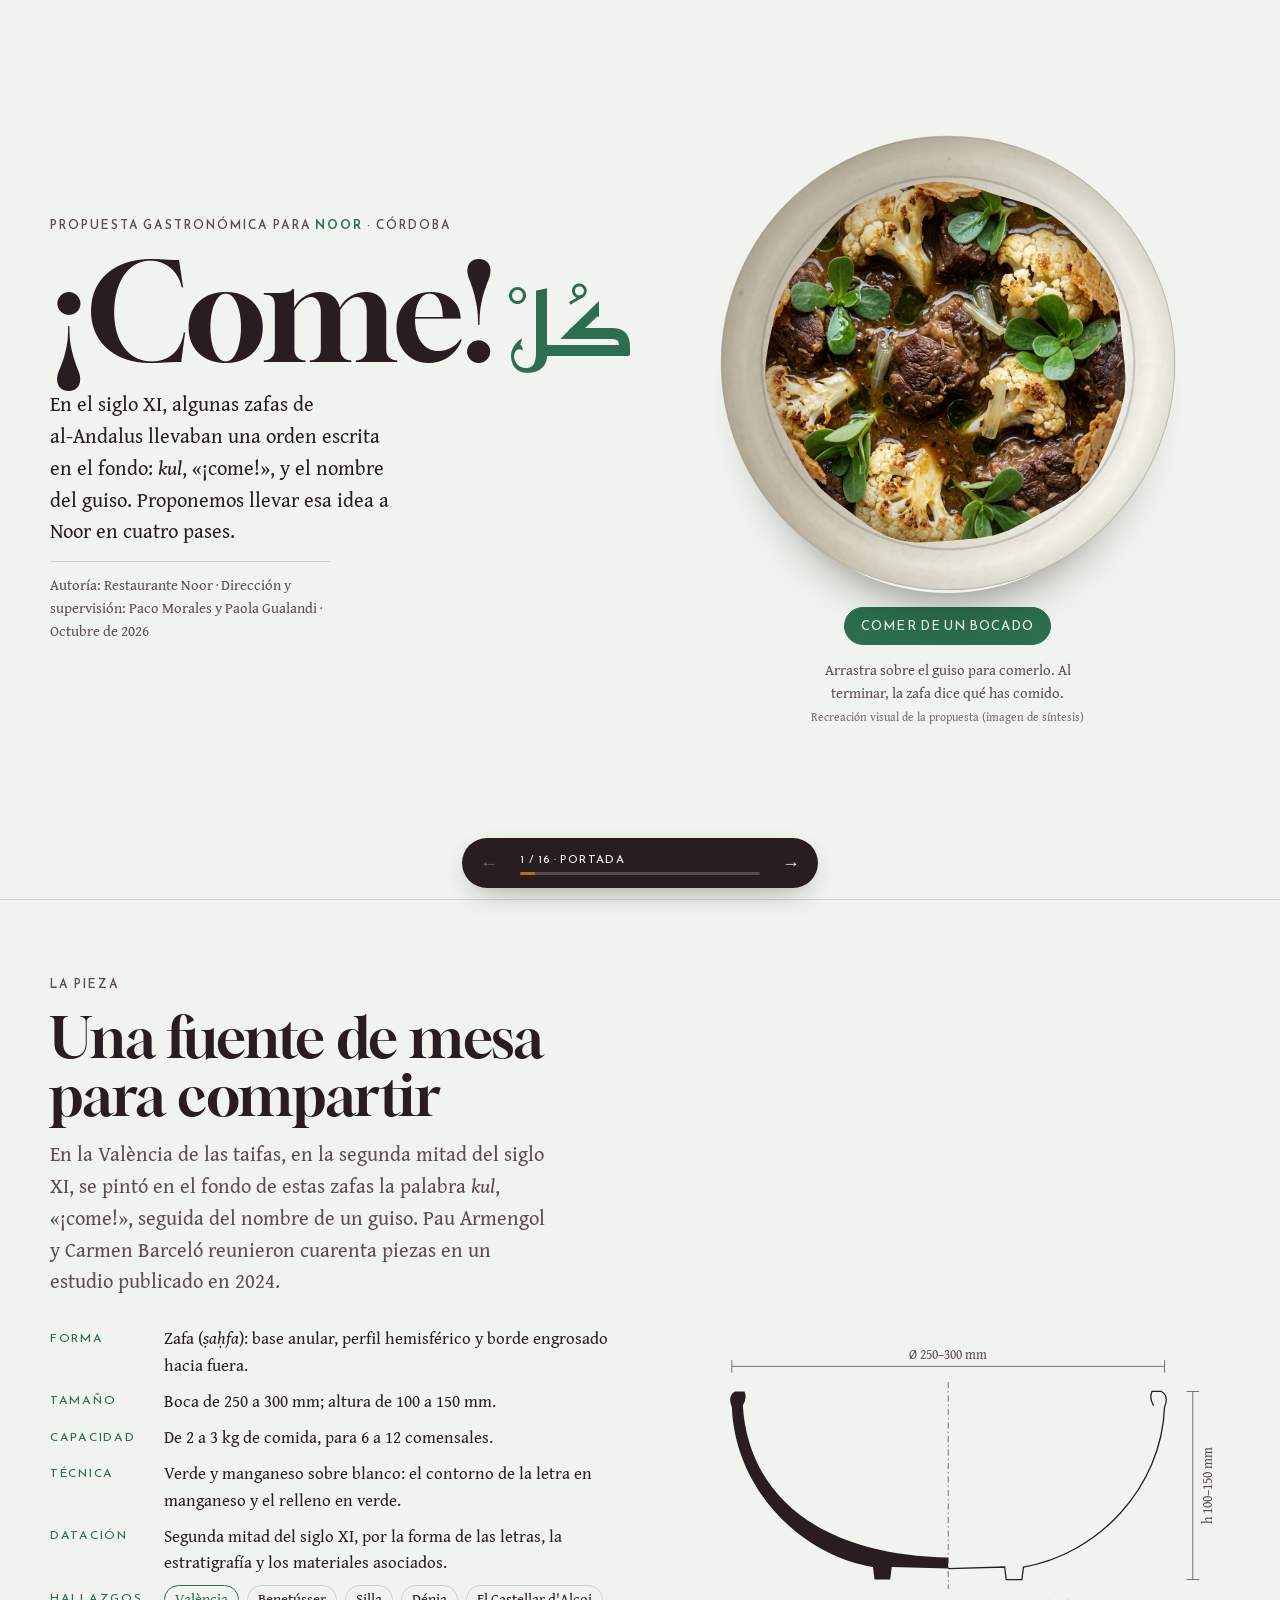
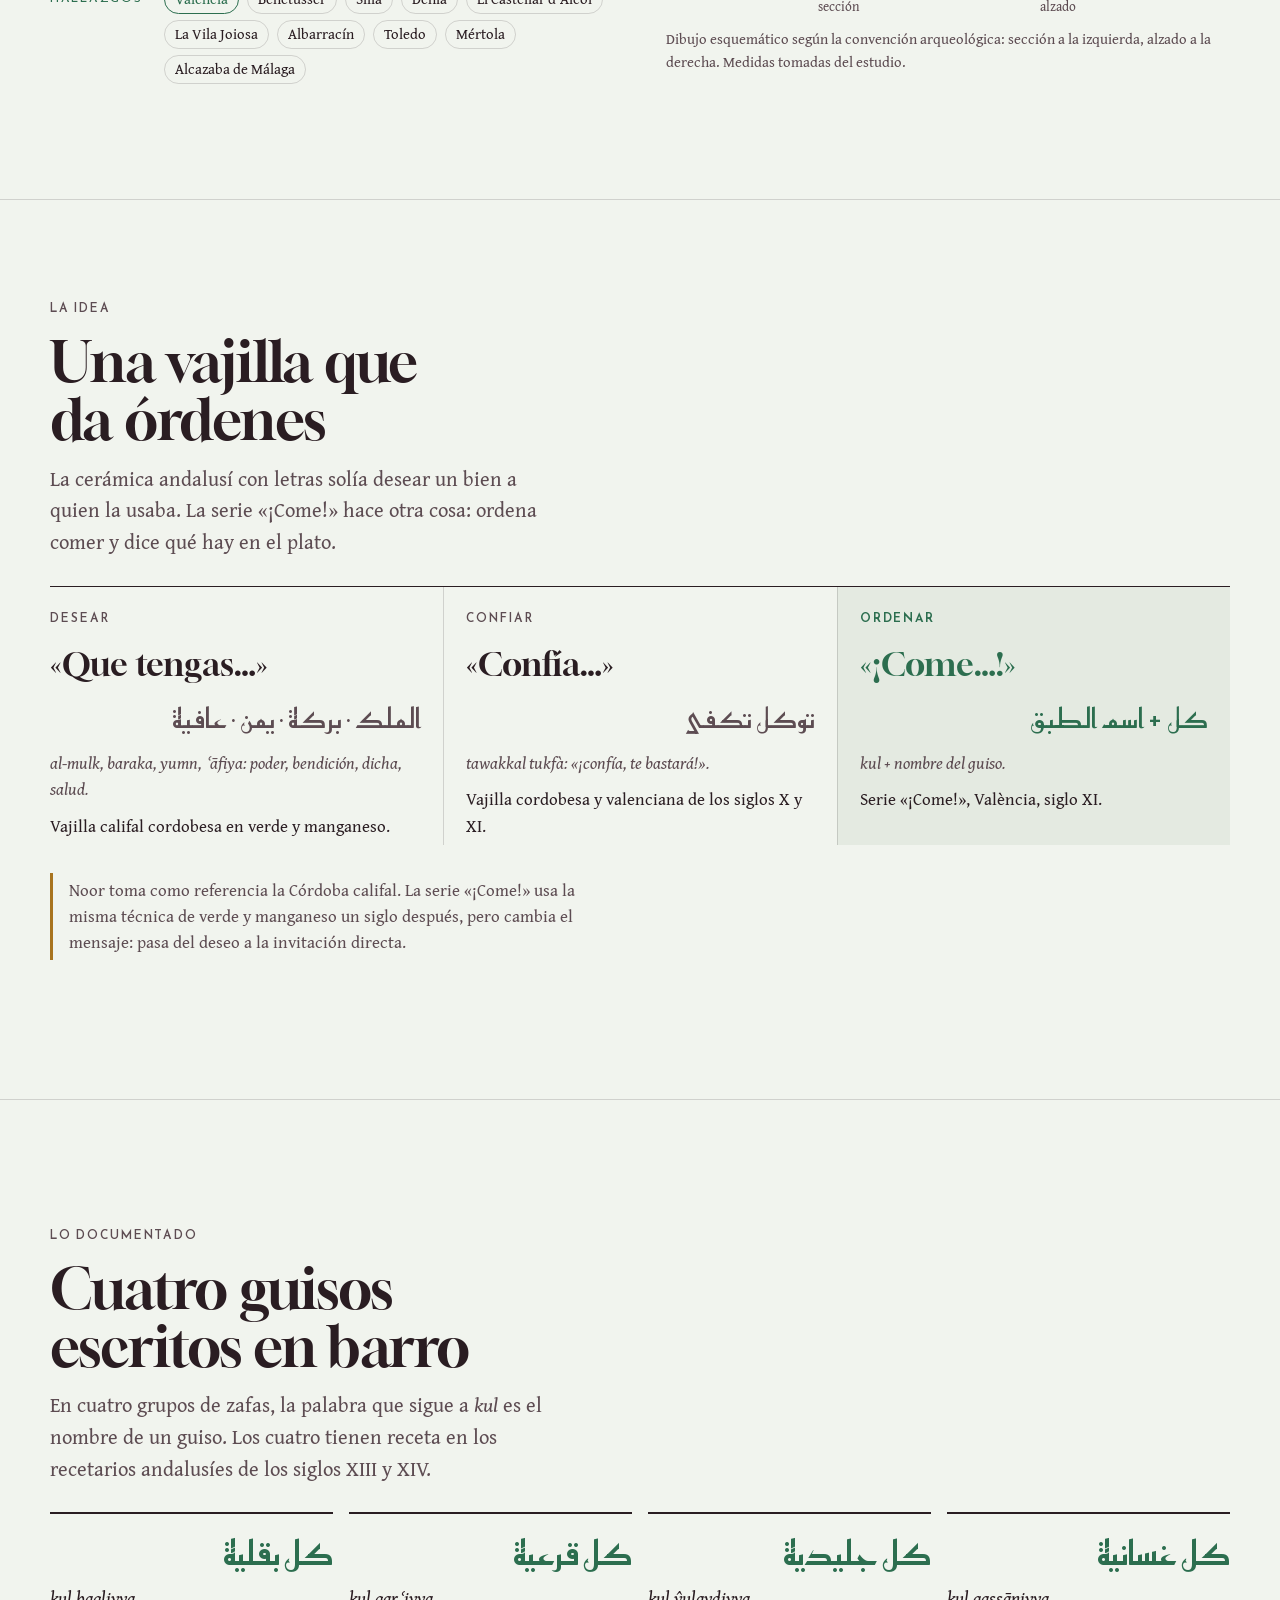
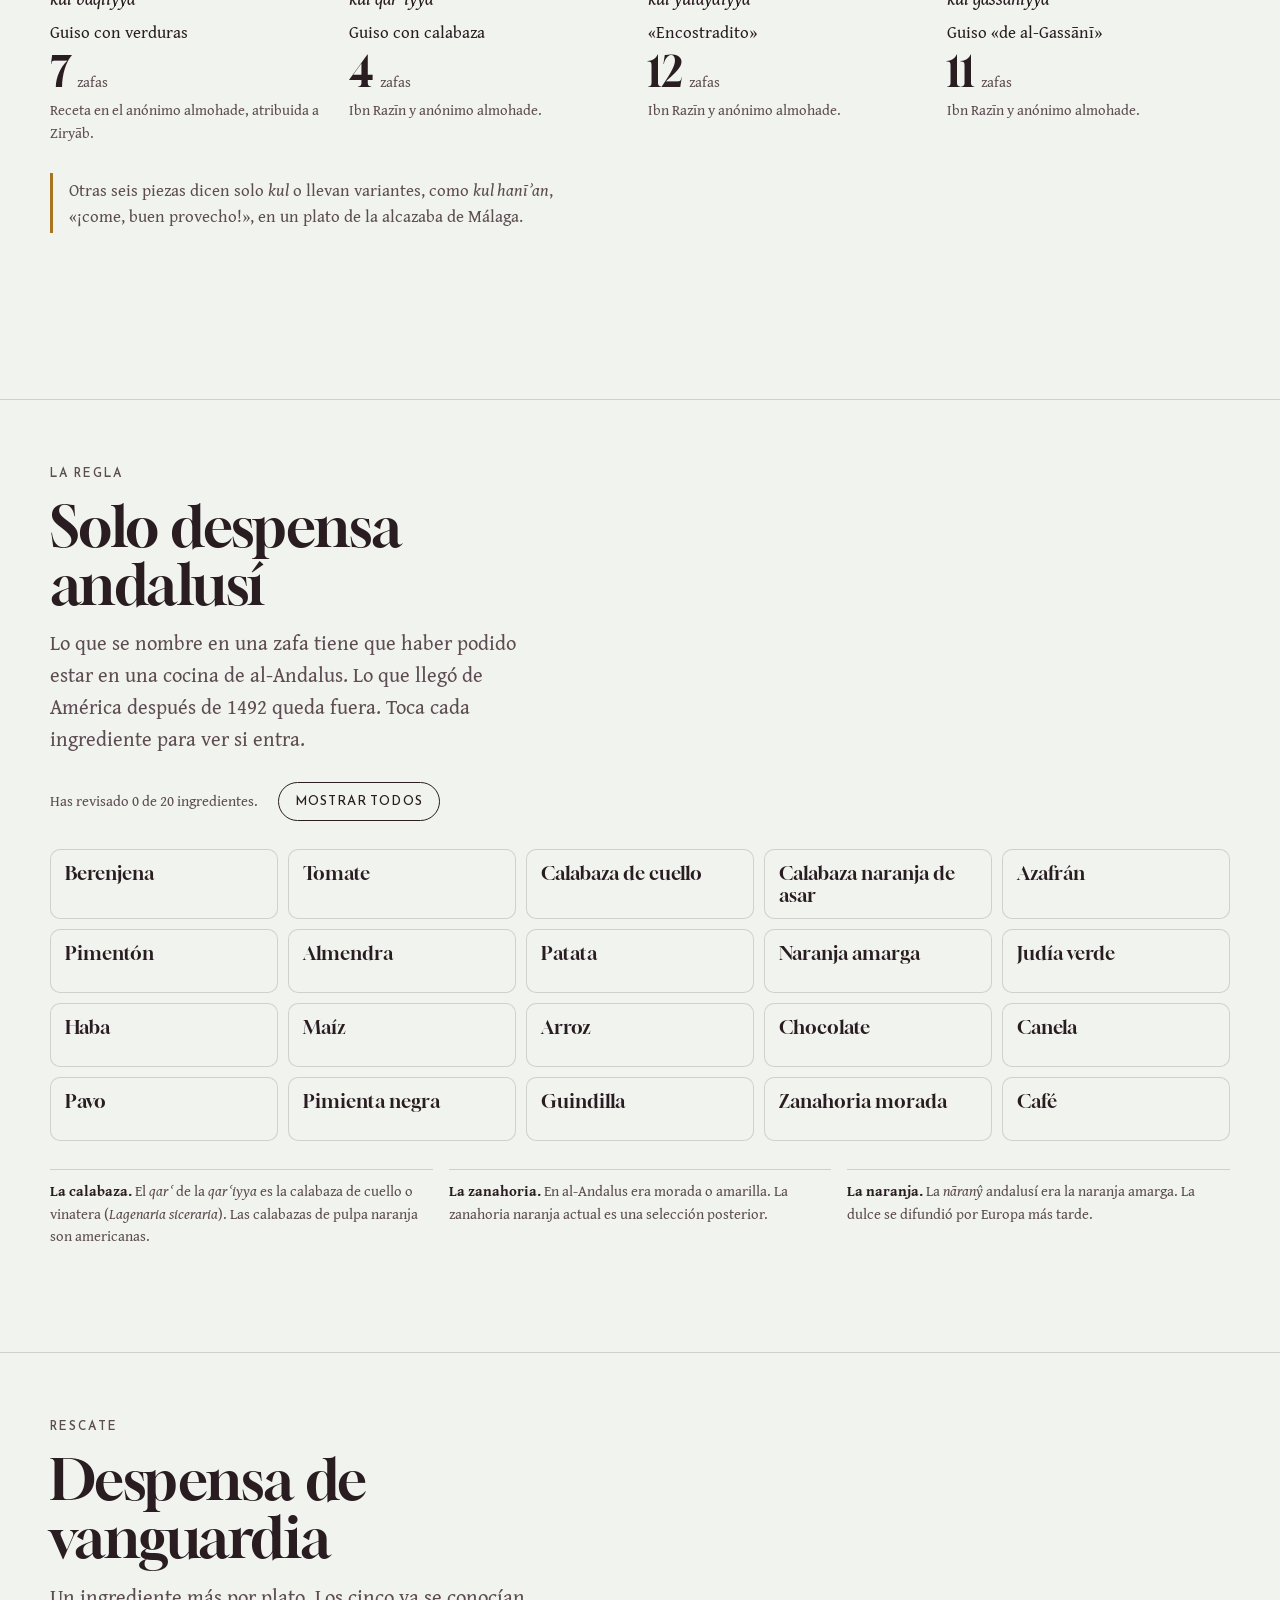
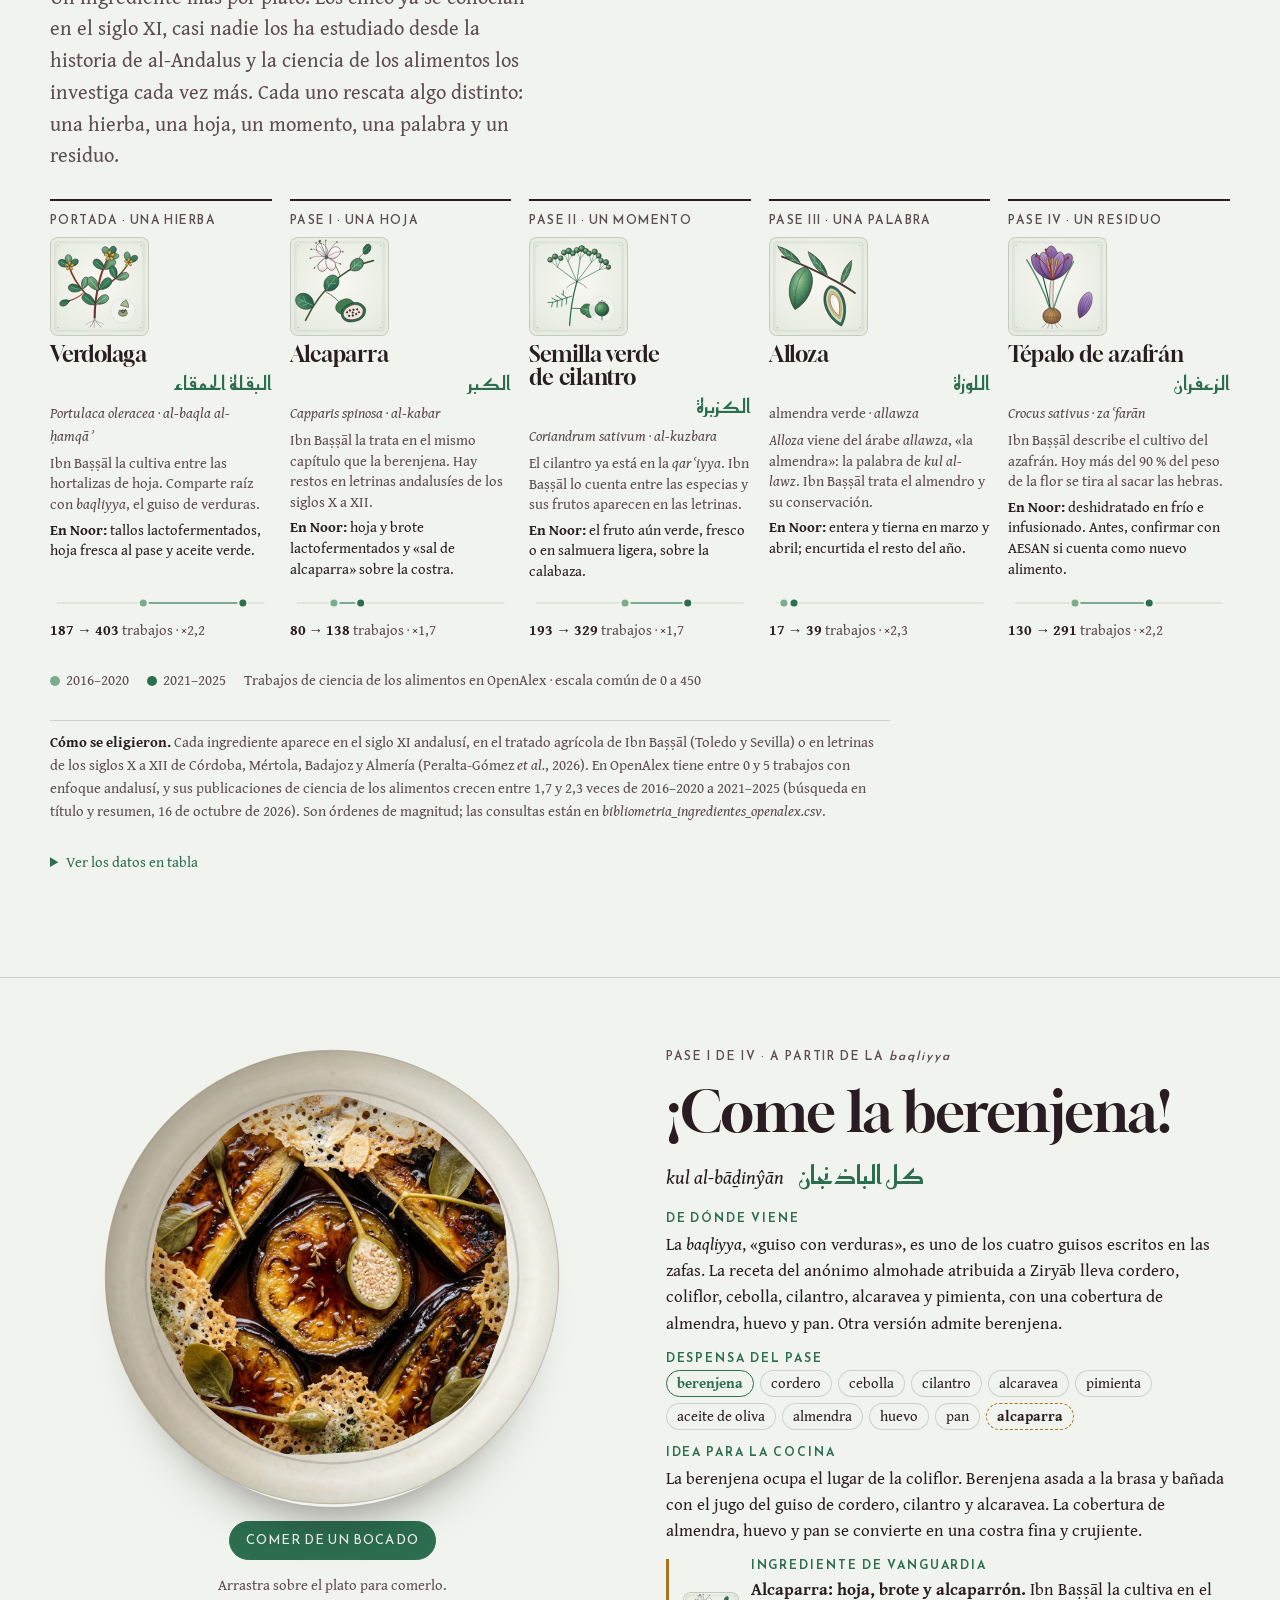
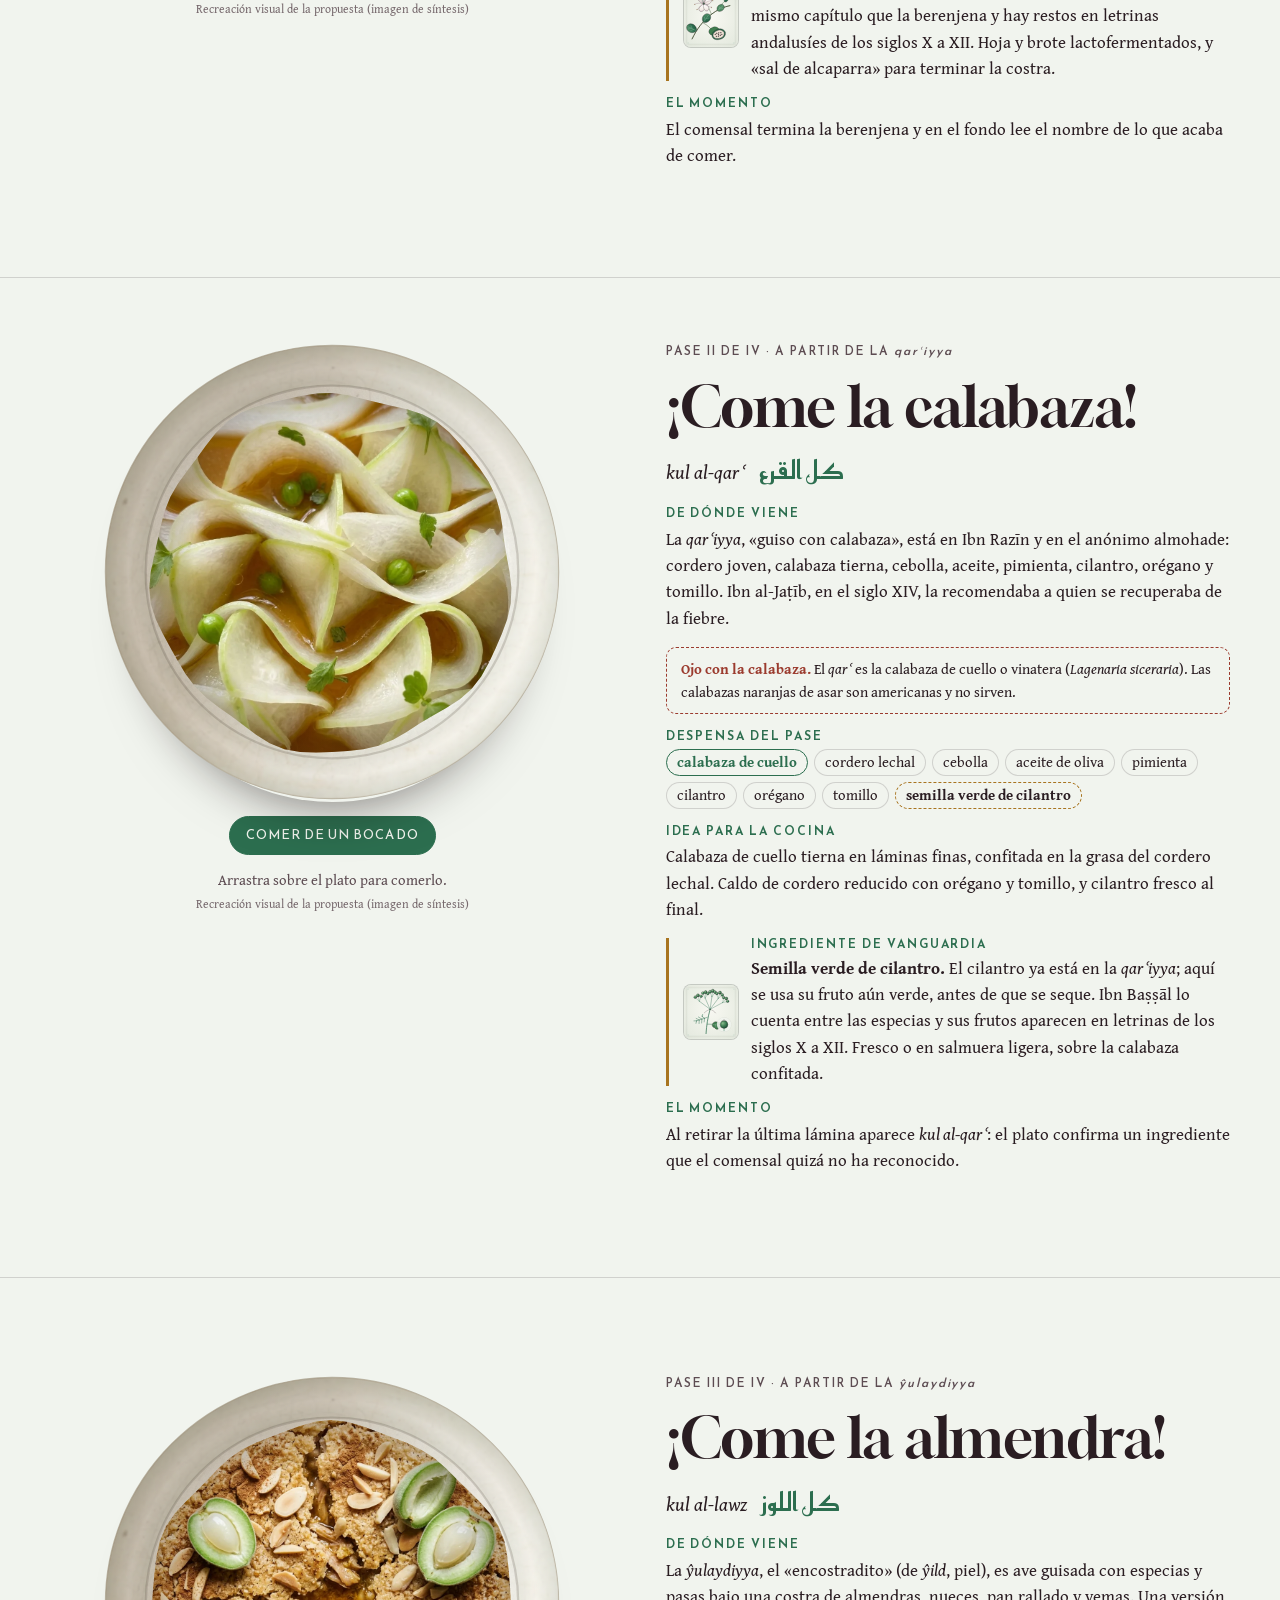
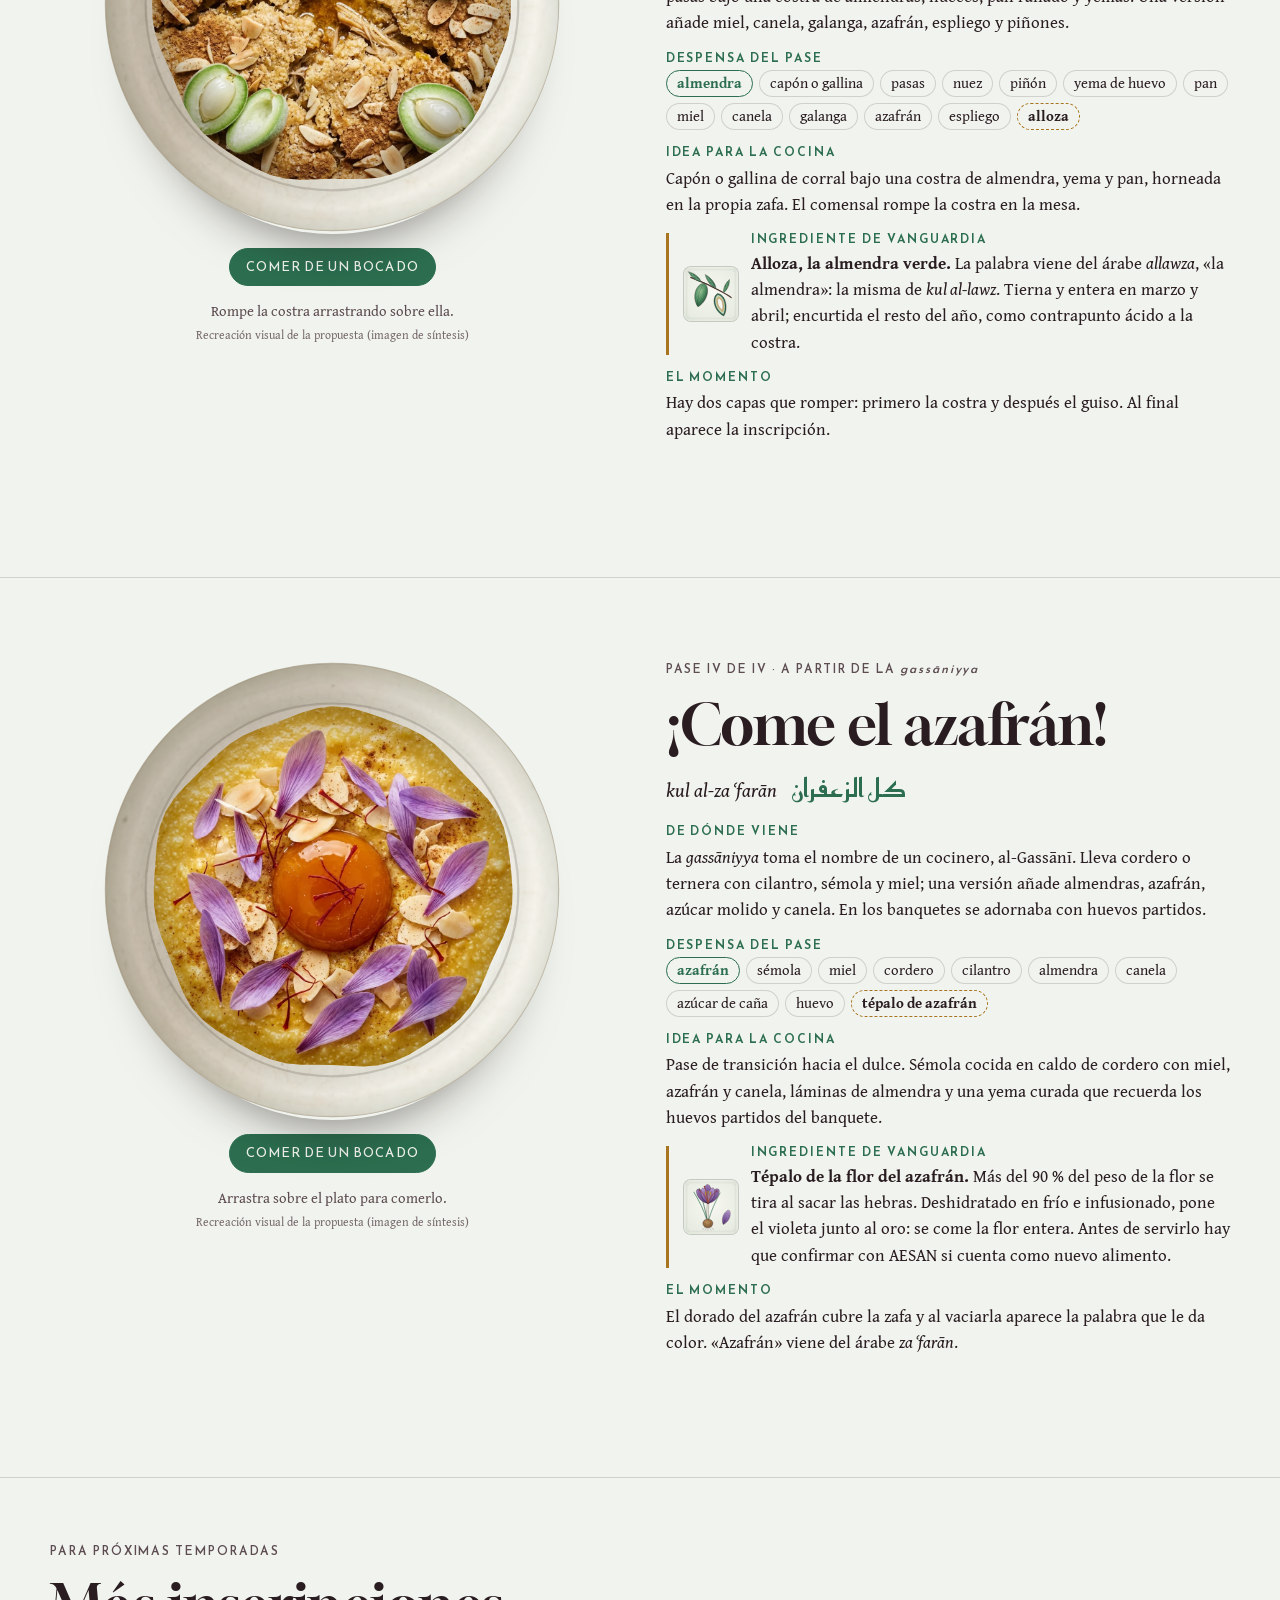
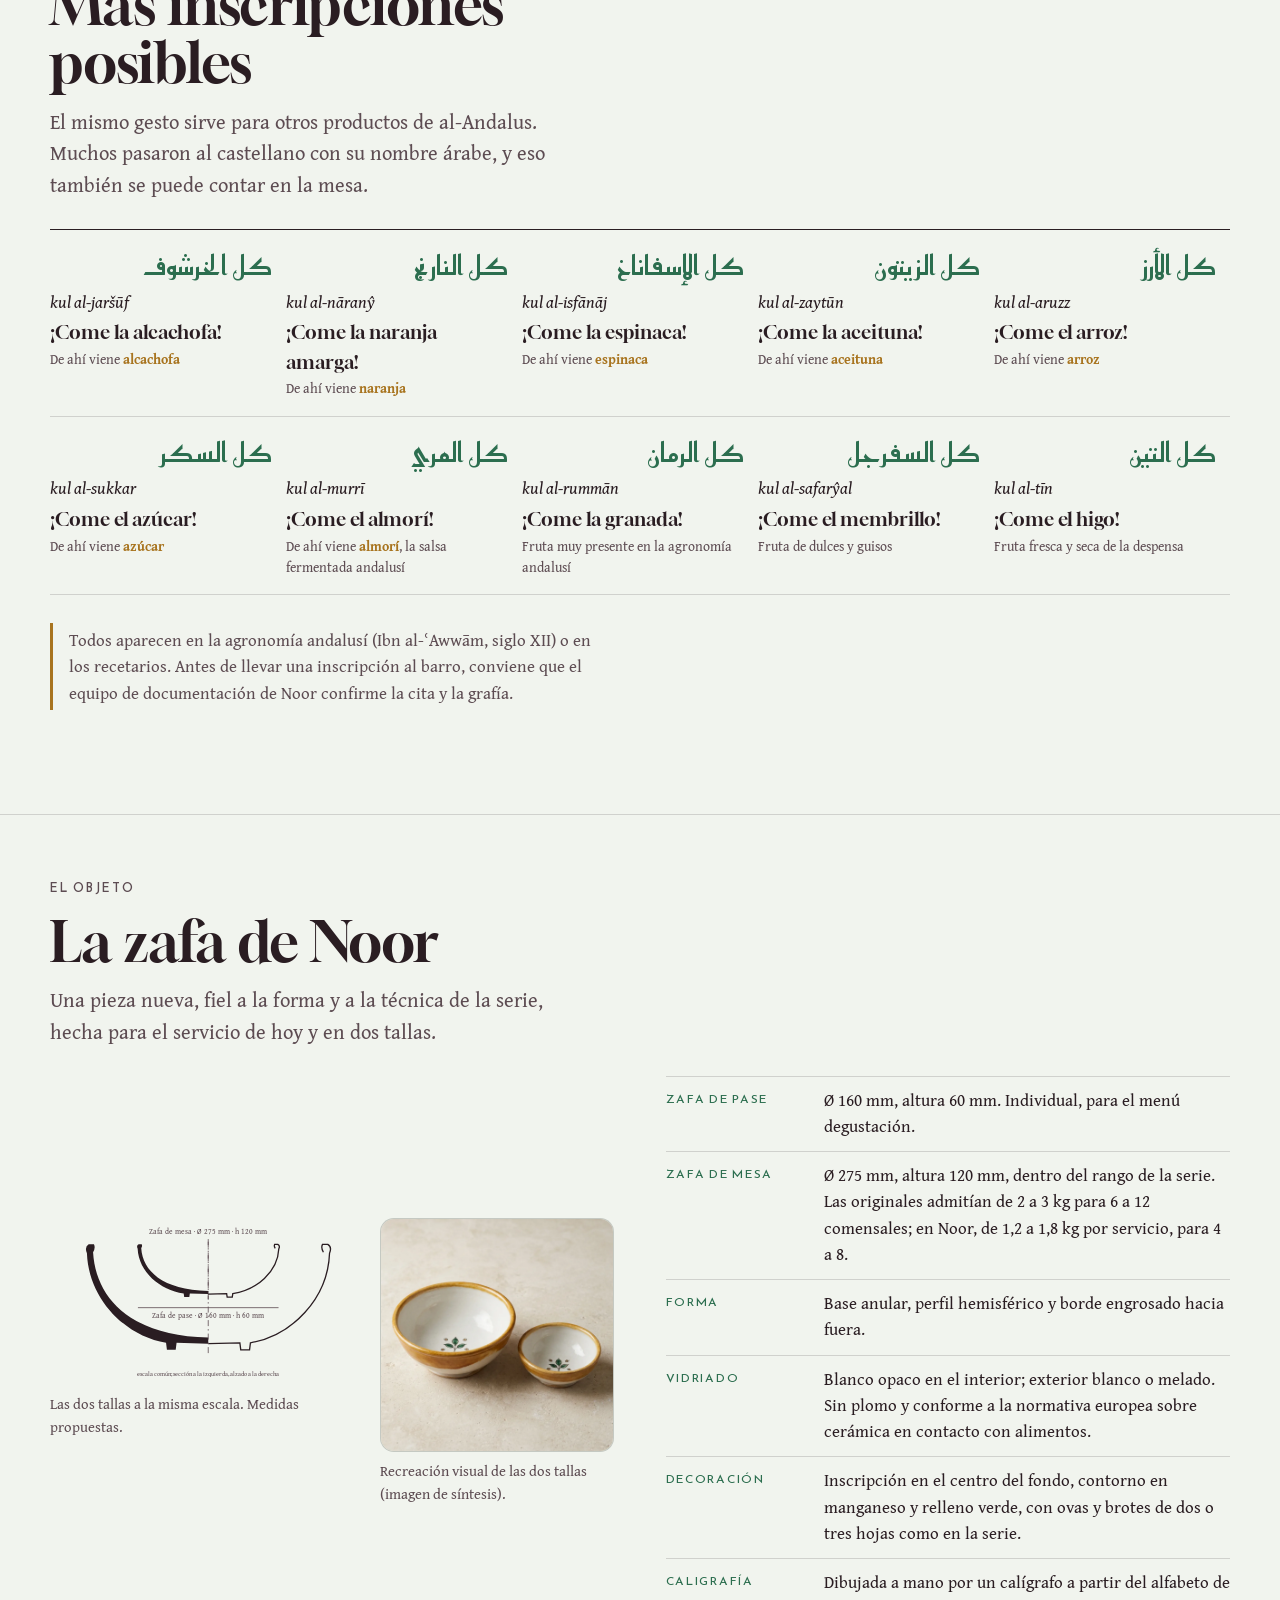
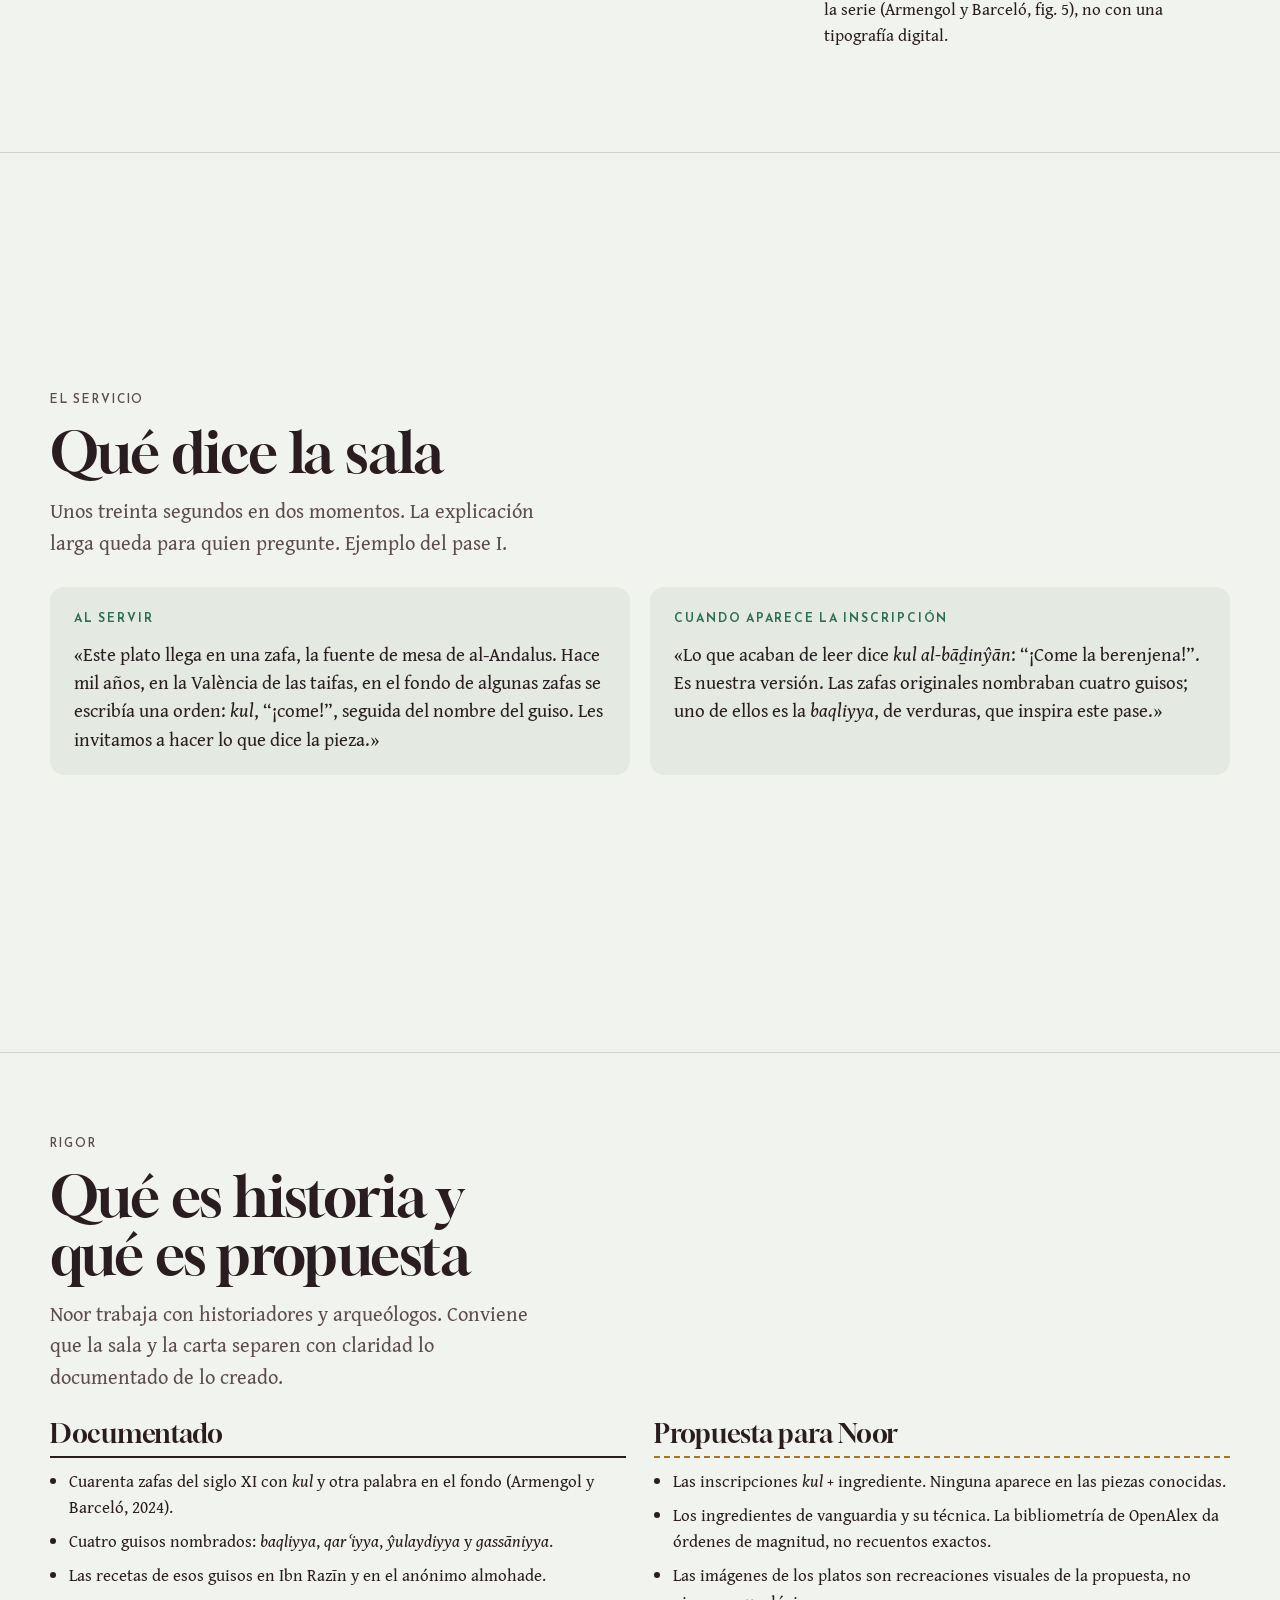
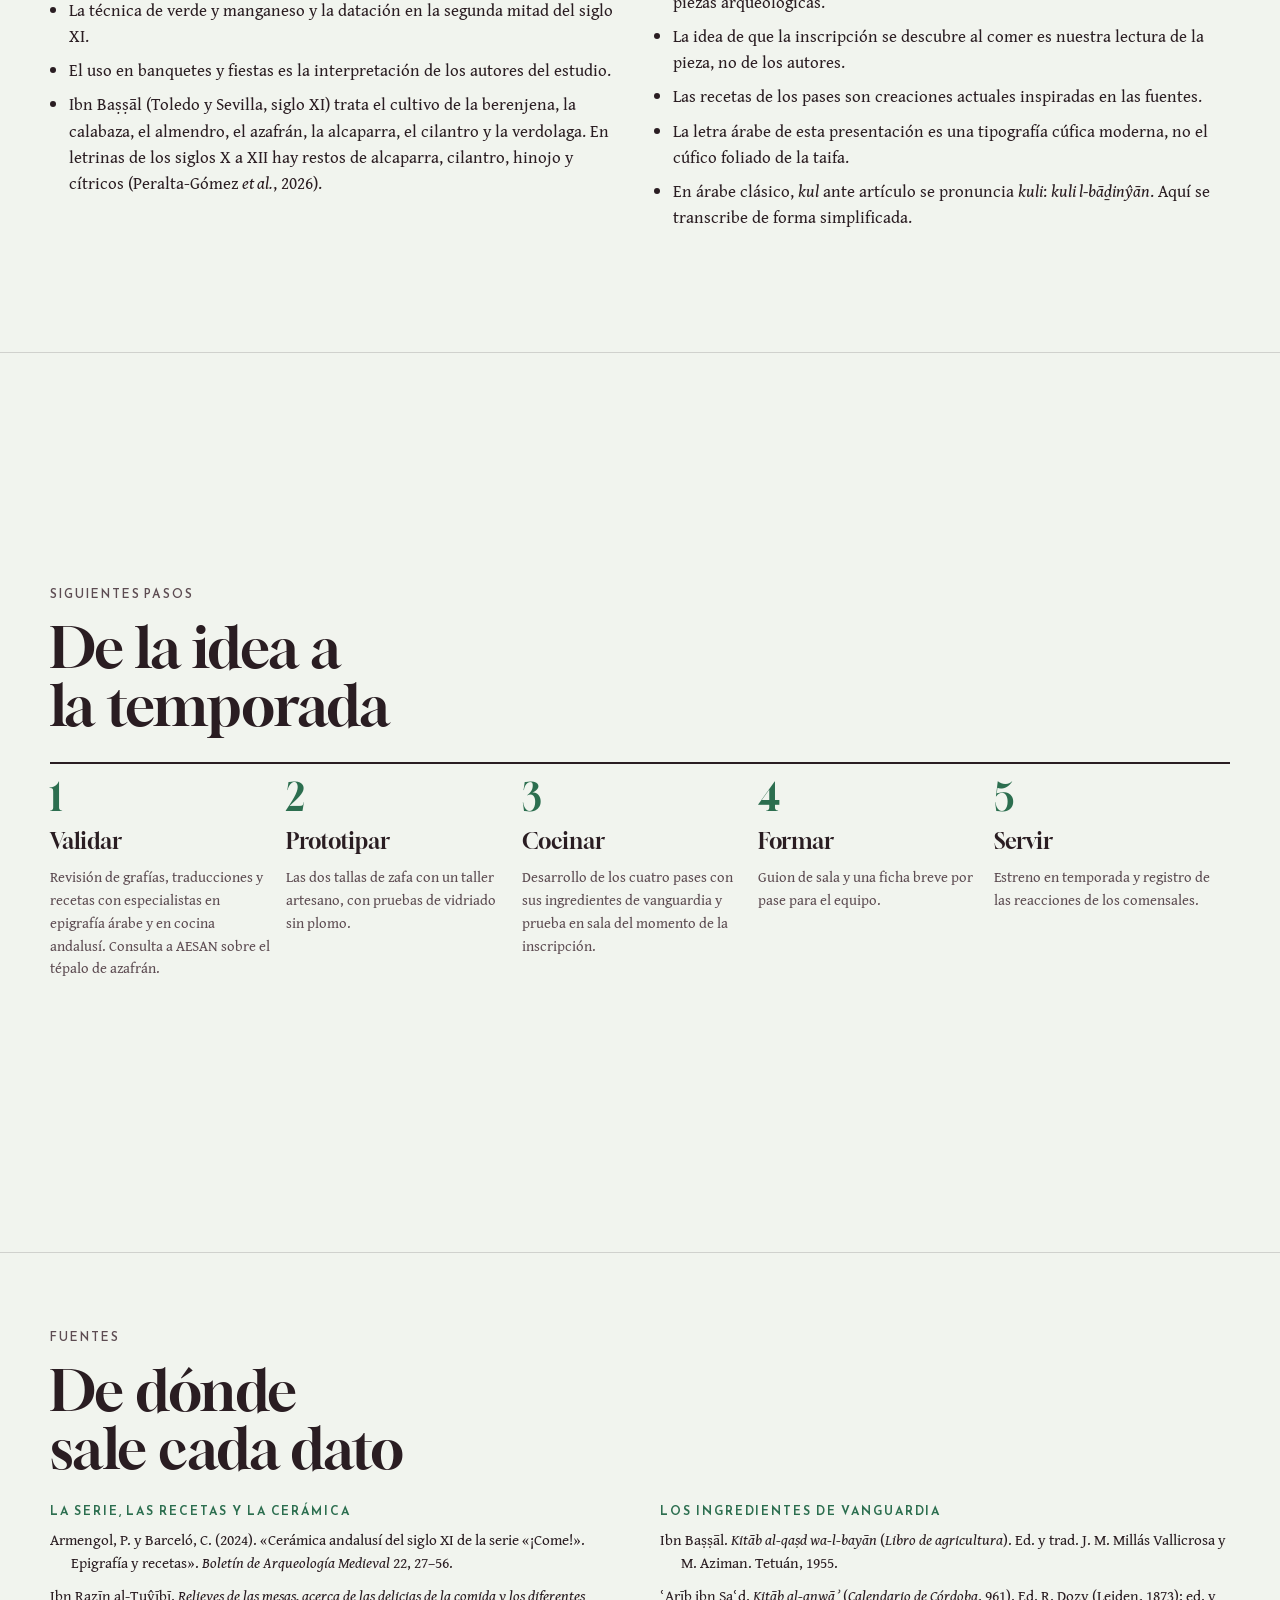
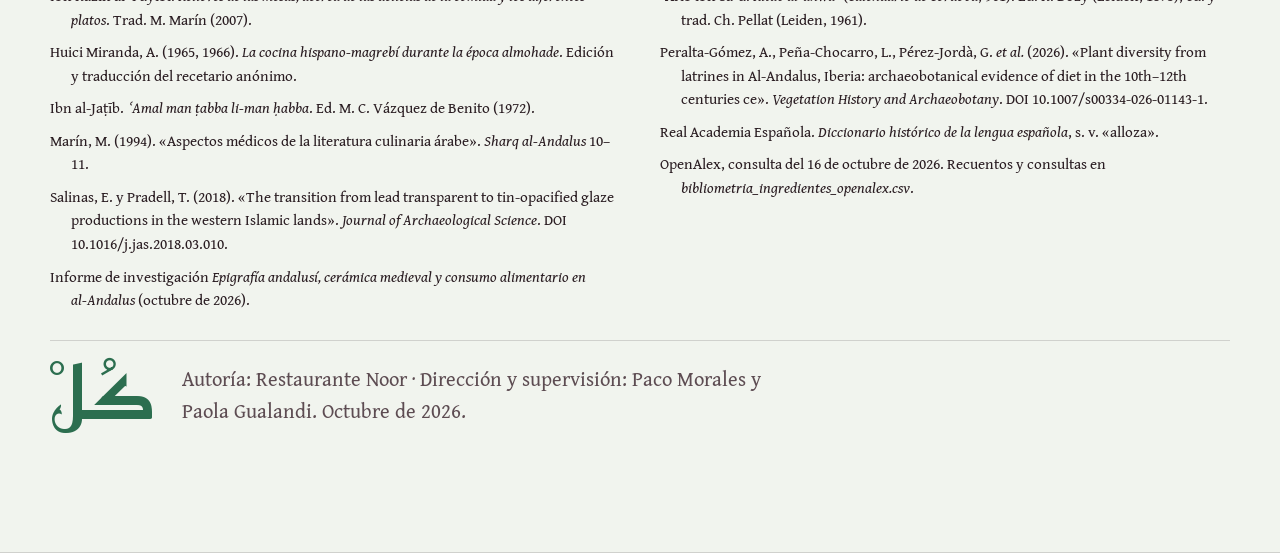
<file: 02_Propuesta_Noor_Zafas_Kul/index.html>
<!--
  =============================================================================
  PROYECTO: ¡COME! (كُلْ · Kul) · Zafas del siglo XI y propuesta gastronómica
  AUTORÍA Y PROPIEDAD INTELECTUAL: Restaurante Noor (Córdoba)
  DIRECCIÓN Y SUPERVISIÓN: Paco Morales y Paola Gualandi
  =============================================================================
-->
<!DOCTYPE html>
<html lang="es">
<head>
  <meta charset="utf-8">
  <meta name="viewport" content="width=device-width, initial-scale=1.0, viewport-fit=cover">
  <meta name="author" content="Autoría: Restaurante Noor · Dirección y supervisión: Paco Morales y Paola Gualandi">
  <meta name="copyright" content="Restaurante Noor">
  <meta name="description" content="Propuesta gastronómica y de vajilla inspirada en la epigrafía cúfica de zafas andalusíes del siglo XI para Restaurante Noor. Autoría: Restaurante Noor.">
  <title>¡Come! (Kul) · Noor (Paco Morales & Paola Gualandi)</title>
  <link rel="icon" href="../assets/favicon.svg" type="image/svg+xml">
  <link rel="canonical" href="https://leogallardo97-bit.github.io/zafas-kul-noor/">
  <meta property="og:type" content="website">
  <meta property="og:locale" content="es_ES">
  <meta property="og:site_name" content="¡Come! (كُلْ · Kul) · Restaurante Noor">
  <meta property="og:title" content="¡Come! (كُلْ · Kul) · Propuesta gastronómica para Noor">
  <meta property="og:description" content="Zafas andalusíes del siglo XI que ordenan «¡come!» y nombran el guiso: cuatro pases y una despensa de vanguardia. Autoría: Restaurante Noor · Dirección y supervisión: Paco Morales y Paola Gualandi.">
  <meta property="og:url" content="https://leogallardo97-bit.github.io/zafas-kul-noor/">
  <meta property="og:image" content="https://leogallardo97-bit.github.io/zafas-kul-noor/assets/img/og-kul.jpg">
  <meta property="og:image:width" content="1200">
  <meta property="og:image:height" content="630">
  <meta property="og:image:alt" content="Portada de la propuesta: «¡Come!» y una zafa con la inscripción cúfica كل بقلية en verde y manganeso sobre blanco de estaño.">
  <meta name="twitter:card" content="summary_large_image">
<link rel="stylesheet" href="../assets/fonts/fonts.css">
<link rel="preload" as="image" href="../assets/img/plato-baqliyya.webp" type="image/webp">
<style>
/* Layout: una secuencia vertical de láminas a pantalla completa; cada lámina es una página de la propuesta, con la zafa como objeto central. */
:root {
  --tin: #f1f4ee;          /* blanco de estaño, con un punto de verde */
  --tin-2: #e4eae1;        /* superficie */
  --ink: #2a1d22;          /* manganeso */
  --ink-2: #5d4c52;        /* manganeso diluido */
  --copper: #2c6e4f;       /* verde de cobre */
  --melado: #a8741f;       /* melado (miel) */
  --line: rgba(42, 29, 34, .16);
  --ok: #2c6e4f;
  --no: #9b3b2e;
  /* colores físicos de la pieza: iguales en ambos temas */
  --glaze: #f8f8f3;
  --glaze-edge: #d9ddd2;
  --ink-green: #3f7d4f;
  --ink-mn: #2b1e1f;
  /* minigráficos: un tono en dos pasos (2016–2020 → 2021–2025), validados como rampa ordinal */
  --t-a: #7aab90;
  --t-b: #2c6e4f;

  --f-display: "Gloock", "Georgia", "Times New Roman", serif;
  --f-body: "Gentium Book Plus", "Gentium Plus", "Charis SIL", "Georgia", serif;
  --f-kufi: "Reem Kufi", "Amiri", "Noto Kufi Arabic", "Segoe UI", sans-serif;
  --f-naskh: "Amiri", "Noto Naskh Arabic", "Times New Roman", serif;

  --fs-hero: clamp(3.6rem, 11vw, 8.5rem);
  --fs-h2: clamp(2rem, 4.4vw, 3.5rem);
  --fs-lead: clamp(1.12rem, 1.6vw, 1.35rem);
  --fs-body: 1.06rem;
  --fs-small: .92rem;
  --fs-label: .76rem;
}
@media (prefers-color-scheme: dark) {
  :root:not([data-theme="light"]) {
    --tin: #18120f; --tin-2: #231b1a; --ink: #eceee6; --ink-2: #b9aea9;
    --copper: #6fbf8f; --melado: #d9a653; --line: rgba(236, 238, 230, .16);
    --ok: #6fbf8f; --no: #e08a74; color-scheme: dark;
    --t-a: #3d7a59; --t-b: #6fbf8f;
  }
}
:root[data-theme="dark"] {
  --tin: #18120f; --tin-2: #231b1a; --ink: #eceee6; --ink-2: #b9aea9;
  --copper: #6fbf8f; --melado: #d9a653; --line: rgba(236, 238, 230, .16);
  --ok: #6fbf8f; --no: #e08a74; color-scheme: dark;
  --t-a: #3d7a59; --t-b: #6fbf8f;
}

html { scroll-snap-type: y proximity; scroll-behavior: auto; }
body { margin: 0; background: var(--tin); color: var(--ink); font-family: var(--f-body); font-size: var(--fs-body); line-height: 1.55; }
* { box-sizing: border-box; }
[hidden] { display: none !important; }
.nw { white-space: nowrap; }
h1, h2, h3 { font-family: var(--f-display); font-weight: 400; line-height: 1.04; margin: 0; text-wrap: balance; letter-spacing: -.01em; }
p { margin: 0; }
[lang="ar"] { font-family: var(--f-kufi); }
.tr { font-style: italic; }
.label { font-family: var(--f-kufi); font-size: var(--fs-label); letter-spacing: .16em; text-transform: uppercase; color: var(--ink-2); font-weight: 500; }
.label b { color: var(--copper); font-weight: 600; }
a { color: var(--copper); }
button { font: inherit; color: inherit; }
:focus-visible { outline: 2px solid var(--copper); outline-offset: 3px; }

/* Láminas */
.slide {
  min-height: 100vh; min-height: 100dvh;
  display: grid; align-content: center;
  padding-block: 64px 104px;
  padding-left: max(16px, env(safe-area-inset-left, 0px));
  padding-right: max(16px, env(safe-area-inset-right, 0px));
  scroll-snap-align: start;
  border-bottom: 1px solid var(--line);
}
.wrap { width: 100%; max-width: 1180px; margin: 0 auto; display: grid; gap: 28px; }
.head { display: grid; gap: 14px; max-width: 62ch; }
.lead { font-size: var(--fs-lead); color: var(--ink-2); max-width: 60ch; }
.two { display: grid; grid-template-columns: minmax(0, 1fr) minmax(0, 1fr); gap: clamp(24px, 4vw, 64px); align-items: center; }
.two > * { min-width: 0; }
@media (max-width: 860px) { .two { grid-template-columns: minmax(0, 1fr); } }

/* Portada */
.cover h1 { font-size: var(--fs-hero); line-height: .92; }
.cover h1 .ar { font-family: var(--f-kufi); font-weight: 600; color: var(--copper); font-size: .62em; margin-left: .18em; vertical-align: .08em; }
.cover .thesis { font-size: var(--fs-lead); max-width: 34ch; }
.byline { font-size: var(--fs-small); color: var(--ink-2); border-top: 1px solid var(--line); padding-top: 12px; max-width: 40ch; }

/* Zafa interactiva */
.zafa { margin: 0; display: grid; gap: 14px; justify-items: center; }
.zafa-stage { position: relative; width: min(100%, 460px, 56vh); width: min(100%, 460px, 56dvh); aspect-ratio: 1; max-width: 100%; }
.zafa-stage svg, .zafa-stage canvas { position: absolute; inset: 0; width: 100%; height: 100%; }
.zafa-stage canvas { touch-action: none; cursor: grab; transition: opacity .9s ease; border-radius: 50%; }
.zafa-stage canvas:active { cursor: grabbing; }
.zafa-stage canvas.gone { opacity: 0; pointer-events: none; }
.zafa-stage .plate-shadow { position: absolute; inset: 4% 4% 0; border-radius: 50%; box-shadow: 0 30px 50px -28px rgba(20, 10, 10, .55); }
.zafa-stage .print-dish { display: none; }
.zafa-controls { display: flex; gap: 10px; flex-wrap: wrap; justify-content: center; }
.btn { border: 1px solid var(--ink); background: transparent; padding: 8px 16px; border-radius: 999px; cursor: pointer; font-family: var(--f-kufi); font-size: .82rem; letter-spacing: .08em; text-transform: uppercase; }
.btn:hover { background: var(--ink); color: var(--tin); }
.btn.solid { background: var(--copper); border-color: var(--copper); color: var(--tin); }
.btn.solid:hover { filter: brightness(1.08); }
.zafa-cap { text-align: center; max-width: 40ch; font-size: var(--fs-small); color: var(--ink-2); min-height: 4.2em; }
.zafa-cap .reading { display: grid; gap: 2px; color: var(--ink); }
.zafa-cap .reading .ar-line { font-family: var(--f-kufi); font-size: 1.5rem; color: var(--copper); font-weight: 600; }
.zafa-cap .reading .es { font-family: var(--f-display); font-size: 1.35rem; }
.zafa-cap .synth-note { display: block; font-size: .74rem; color: var(--ink-2); opacity: .82; margin-top: 3px; }

/* La pieza */
.facts { display: grid; grid-template-columns: max-content minmax(0, 1fr); gap: 10px 22px; margin: 0; }
.facts dt { font-family: var(--f-kufi); font-size: var(--fs-label); letter-spacing: .14em; text-transform: uppercase; color: var(--copper); padding-top: .3em; }
.facts dd { margin: 0; font-variant-numeric: tabular-nums; }
@media (max-width: 520px) { .facts { grid-template-columns: minmax(0, 1fr); gap: 2px; } .facts dd { margin-bottom: 10px; } }
.drawing { width: 100%; height: auto; display: block; color: var(--ink); }
.drawing text { font-family: var(--f-body); fill: var(--ink-2); font-variant-numeric: tabular-nums; }
.drawing .sec { fill: var(--ink); }
.drawing .out { fill: none; stroke: var(--ink); stroke-width: 1.3; vector-effect: non-scaling-stroke; }
.drawing .dim { stroke: var(--ink-2); stroke-width: .8; vector-effect: non-scaling-stroke; fill: none; }
.drawing .axis { stroke: var(--ink-2); stroke-width: .8; stroke-dasharray: 6 3 1.5 3; vector-effect: non-scaling-stroke; }
.drawing-note { font-size: var(--fs-small); color: var(--ink-2); }
.places { display: flex; flex-wrap: wrap; gap: 6px 8px; padding: 0; margin: 0; list-style: none; }
.places li { font-size: var(--fs-small); border: 1px solid var(--line); border-radius: 999px; padding: 2px 10px; }
.places li.main { border-color: var(--copper); color: var(--copper); }

/* Deseo / confianza / mandato */
.trio { display: grid; grid-template-columns: repeat(3, minmax(0, 1fr)); gap: 0; border-top: 1px solid var(--ink); }
.trio > div { padding: 22px 22px 6px 0; display: grid; gap: 10px; align-content: start; min-width: 0; }
.trio > div + div { padding-left: 22px; border-left: 1px solid var(--line); }
.trio .verb { font-family: var(--f-display); font-size: clamp(1.6rem, 2.6vw, 2.2rem); }
.trio .words { font-family: var(--f-kufi); font-size: 1.7rem; color: var(--ink-2); line-height: 1.5; }
.trio .gloss { font-style: italic; color: var(--ink-2); }
.trio .now .verb, .trio .now .words { color: var(--copper); }
.trio .now { background: var(--tin-2); padding-right: 22px; }
@media (max-width: 760px) { .trio { grid-template-columns: minmax(0, 1fr); } .trio > div + div { padding-left: 0; border-left: 0; border-top: 1px solid var(--line); } .trio .now { padding-left: 16px; } }
.aside { border-left: 3px solid var(--melado); padding: 4px 0 4px 16px; max-width: 70ch; color: var(--ink-2); }

/* Cuatro guisos */
.dishes { display: grid; grid-template-columns: repeat(4, minmax(0, 1fr)); gap: 16px; }
@media (max-width: 960px) { .dishes { grid-template-columns: repeat(2, minmax(0, 1fr)); } }
@media (max-width: 480px) { .dishes { grid-template-columns: minmax(0, 1fr); } }
.dish { border-top: 2px solid var(--ink); padding-top: 14px; display: grid; gap: 6px; align-content: start; }
.dish .ar { font-family: var(--f-kufi); font-size: 2.1rem; color: var(--copper); font-weight: 600; line-height: 1.5; }
.dish .tr { font-size: 1.15rem; }
.dish .count { font-family: var(--f-display); font-size: 2.6rem; line-height: 1; font-variant-numeric: tabular-nums; }
.dish .count small { font-family: var(--f-body); font-size: var(--fs-small); color: var(--ink-2); margin-left: 6px; }
.dish .src { font-size: var(--fs-small); color: var(--ink-2); }

/* Despensa */
.pantry-bar { display: flex; flex-wrap: wrap; gap: 12px 20px; align-items: center; }
.tally { font-variant-numeric: tabular-nums; color: var(--ink-2); font-size: var(--fs-small); }
.pantry { display: grid; grid-template-columns: repeat(auto-fill, minmax(min(100%, 200px), 1fr)); gap: 10px; }
.item { text-align: left; border: 1px solid var(--line); background: var(--tin); border-radius: 10px; padding: 12px 14px; cursor: pointer; display: grid; gap: 4px; align-content: start; min-height: 64px; }
.item:hover { border-color: var(--ink-2); }
.item .name { font-family: var(--f-display); font-size: 1.2rem; line-height: 1.15; }
.item .verdict { display: none; font-family: var(--f-kufi); font-size: var(--fs-label); letter-spacing: .12em; text-transform: uppercase; font-weight: 600; }
.item .why { display: none; font-size: .88rem; color: var(--ink-2); line-height: 1.4; }
.item[aria-expanded="true"] .verdict, .item[aria-expanded="true"] .why { display: block; }
.item[aria-expanded="true"].yes { border-color: var(--ok); background: var(--tin-2); }
.item[aria-expanded="true"].yes .verdict { color: var(--ok); }
.item[aria-expanded="true"].no { border-color: var(--no); border-style: dashed; }
.item[aria-expanded="true"].no .verdict { color: var(--no); }
.item[aria-expanded="true"].no .name { text-decoration: line-through; text-decoration-color: var(--no); text-decoration-thickness: 2px; }
.traps { display: grid; grid-template-columns: repeat(3, minmax(0, 1fr)); gap: 16px; }
.traps p { font-size: var(--fs-small); color: var(--ink-2); border-top: 1px solid var(--line); padding-top: 10px; }
.traps b { color: var(--ink); font-weight: 700; }
@media (max-width: 760px) { .traps { grid-template-columns: minmax(0, 1fr); } }

/* Despensa de vanguardia */
.vgrid { display: grid; grid-template-columns: repeat(5, minmax(0, 1fr)); gap: 18px; }
@media (max-width: 1080px) { .vgrid { grid-template-columns: repeat(3, minmax(0, 1fr)); } }
@media (max-width: 760px) { .vgrid { grid-template-columns: repeat(2, minmax(0, 1fr)); } }
@media (max-width: 480px) { .vgrid { grid-template-columns: minmax(0, 1fr); } }
.vcard { border-top: 2px solid var(--ink); padding-top: 10px; display: flex; flex-direction: column; gap: 5px; min-width: 0; }
.vcard .trend { margin-top: auto; padding-top: 4px; }
.vcard .label { letter-spacing: .12em; }
.vcard h3 { font-size: 1.38rem; }
.vcard .ar { font-family: var(--f-kufi); font-size: 1.22rem; color: var(--copper); font-weight: 600; line-height: 1.35; }
.vcard .lat { font-size: var(--fs-small); color: var(--ink-2); }
.vcard .ev, .vcard .tech { font-size: var(--fs-small); line-height: 1.4; }
.vcard .ev { color: var(--ink-2); }
.vcard .plate { margin: 2px 0; width: clamp(78px, 11vh, 112px); width: clamp(78px, 11dvh, 112px); aspect-ratio: 1; border-radius: 8px; overflow: hidden; background: var(--tin-2); border: 1px solid var(--line); }
.vcard .plate img { width: 100%; height: 100%; object-fit: cover; display: block; }
.trend { margin: 2px 0 0; display: grid; gap: 2px; }
.trend svg { width: 100%; height: auto; display: block; overflow: visible; }
.trend .track { stroke: var(--line); stroke-width: 1; }
.trend .link { stroke: var(--t-a); stroke-width: 2; stroke-linecap: round; }
.trend .dot-a { fill: var(--t-a); stroke: var(--tin); stroke-width: 2; }
.trend .dot-b { fill: var(--t-b); stroke: var(--tin); stroke-width: 2; }
.trend .hit { fill: transparent; outline: none; }
.trend .hit:focus-visible { stroke: var(--copper); stroke-width: 1.5; }
.trend figcaption { font-size: var(--fs-small); color: var(--ink-2); font-variant-numeric: tabular-nums; }
.trend figcaption b { color: var(--ink); font-weight: 700; }
.vlegend { display: flex; flex-wrap: wrap; gap: 6px 18px; align-items: center; font-size: var(--fs-small); color: var(--ink-2); margin: 0; padding: 0; list-style: none; }
.vlegend li { display: inline-flex; align-items: center; gap: 6px; }
.vlegend .sw { width: 10px; height: 10px; border-radius: 50%; display: inline-block; }
.method { font-size: var(--fs-small); color: var(--ink-2); border-top: 1px solid var(--line); padding-top: 10px; max-width: 120ch; }
.method b { color: var(--ink); }
.vdata summary { cursor: pointer; font-size: var(--fs-small); color: var(--copper); width: max-content; }
.vdata .scroll { overflow-x: auto; }
.vdata table { border-collapse: collapse; font-size: .86rem; margin-top: 8px; font-variant-numeric: tabular-nums; }
.vdata th, .vdata td { text-align: left; padding: 4px 14px 4px 0; border-bottom: 1px solid var(--line); vertical-align: top; }
.vdata th { font-weight: 700; }
.vdata thead th + th { text-align: right; }
.vdata td.n { text-align: right; }
.vtip { position: fixed; z-index: 20; pointer-events: none; background: var(--ink); color: var(--tin); border-radius: 8px; padding: 6px 10px; font-size: .82rem; line-height: 1.35; box-shadow: 0 8px 24px -10px rgba(0, 0, 0, .5); }
.vtip b { font-size: 1rem; font-weight: 700; }
.vtip .key { display: inline-block; width: 12px; height: 2px; vertical-align: middle; margin-right: 6px; }

/* Pases */
@media (min-width: 861px) {
  /* el plato acompaña la lectura cuando el texto es más alto que la ventana */
  .pase .two { align-items: start; }
  .pase .zafa { position: sticky; top: max(24px, calc(50vh - 290px)); top: max(24px, calc(50dvh - 290px)); }
}
.pase .eyebrow-ar { font-family: var(--f-kufi); color: var(--copper); }
.pase h2 { font-size: var(--fs-h2); }
.pase .say { display: flex; flex-wrap: wrap; gap: 4px 14px; align-items: baseline; font-size: 1.2rem; }
.pase .say .ar { font-family: var(--f-kufi); font-size: 1.6rem; color: var(--copper); font-weight: 600; }
.blocks { display: grid; gap: 16px; }
.block { display: grid; gap: 6px; }
.block h3 { font-family: var(--f-kufi); font-size: var(--fs-label); letter-spacing: .16em; text-transform: uppercase; color: var(--copper); font-weight: 600; }
.chips { display: flex; flex-wrap: wrap; gap: 6px; padding: 0; margin: 0; list-style: none; }
.chips li { border: 1px solid var(--line); border-radius: 999px; padding: 1px 10px; font-size: var(--fs-small); background: var(--tin); }
.chips li.star { border-color: var(--copper); color: var(--copper); font-weight: 700; }
.warn { border: 1px dashed var(--no); border-radius: 10px; padding: 10px 14px; font-size: var(--fs-small); }
.warn b { color: var(--no); }
.chips li.vanguard { border-style: dashed; border-color: var(--melado); font-weight: 700; }
.block.vanguard { border-left: 3px solid var(--melado); padding-left: 14px; display: grid; grid-template-columns: 56px minmax(0, 1fr); gap: 4px 12px; align-items: center; }
.block.vanguard .vthumb { grid-row: 1 / span 2; width: 56px; height: 56px; border-radius: 8px; border: 1px solid var(--line); background: var(--tin-2); display: block; }

/* Banco de inscripciones */
.bank { display: grid; grid-template-columns: repeat(auto-fill, minmax(min(100%, 210px), 1fr)); gap: 0; border-top: 1px solid var(--ink); }
.bank > div { padding: 16px 14px 16px 0; border-bottom: 1px solid var(--line); display: grid; gap: 2px; align-content: start; }
.bank .ar { font-family: var(--f-kufi); font-size: 1.7rem; color: var(--copper); font-weight: 600; line-height: 1.5; }
.bank .es { font-family: var(--f-display); font-size: 1.2rem; }
.bank .etym { font-size: .86rem; color: var(--ink-2); }
.bank .etym b { color: var(--melado); font-weight: 700; }

/* Zafa de Noor */
.sizes { display: grid; grid-template-columns: minmax(0, 1.15fr) minmax(0, .85fr); gap: 14px; align-items: start; }
@media (max-width: 560px) { .sizes { grid-template-columns: minmax(0, 1fr); } }
.zafa-render { margin: 0; display: grid; gap: 8px; }
.zafa-render img { width: 100%; height: auto; aspect-ratio: 1; object-fit: cover; border-radius: 14px; border: 1px solid var(--line); background: var(--tin-2); display: block; }
.specs { display: grid; gap: 12px; margin: 0; padding: 0; list-style: none; }
.specs li { display: grid; grid-template-columns: 8.5em minmax(0, 1fr); gap: 14px; border-top: 1px solid var(--line); padding-top: 10px; }
.specs li span { font-family: var(--f-kufi); font-size: var(--fs-label); letter-spacing: .14em; text-transform: uppercase; color: var(--copper); padding-top: .25em; }
@media (max-width: 520px) { .specs li { grid-template-columns: minmax(0, 1fr); gap: 2px; } }

/* Guion de sala */
.script { display: grid; grid-template-columns: repeat(2, minmax(0, 1fr)); gap: 20px; }
.script figure { margin: 0; background: var(--tin-2); border-radius: 14px; padding: 22px 24px; display: grid; gap: 12px; align-content: start; }
.script blockquote { margin: 0; font-size: 1.18rem; line-height: 1.5; }
.script figcaption { font-family: var(--f-kufi); font-size: var(--fs-label); letter-spacing: .16em; text-transform: uppercase; color: var(--copper); font-weight: 600; }
@media (max-width: 760px) { .script { grid-template-columns: minmax(0, 1fr); } }

/* Rigor */
.ledger { display: grid; grid-template-columns: repeat(2, minmax(0, 1fr)); gap: 28px; }
.ledger section { display: grid; gap: 10px; align-content: start; }
.ledger h3 { font-size: 1.6rem; border-bottom: 2px solid var(--ink); padding-bottom: 8px; }
.ledger .prop h3 { border-bottom-style: dashed; border-color: var(--melado); }
.ledger ul { margin: 0; padding-left: 1.1em; display: grid; gap: 8px; }
@media (max-width: 760px) { .ledger { grid-template-columns: minmax(0, 1fr); } }

/* Hoja de ruta */
.road { list-style: none; margin: 0; padding: 0; display: grid; grid-template-columns: repeat(5, minmax(0, 1fr)); gap: 0; counter-reset: step; }
.road li { counter-increment: step; padding: 0 16px 0 0; display: grid; gap: 8px; align-content: start; border-top: 2px solid var(--ink); padding-top: 14px; }
.road li::before { content: counter(step); font-family: var(--f-display); font-size: 2.4rem; line-height: 1; color: var(--copper); }
.road b { font-family: var(--f-display); font-weight: 400; font-size: 1.35rem; }
.road p { font-size: var(--fs-small); color: var(--ink-2); }
@media (max-width: 900px) { .road { grid-template-columns: minmax(0, 1fr); gap: 18px; } }

/* Fuentes */
.refs-cols { display: grid; grid-template-columns: repeat(2, minmax(0, 1fr)); gap: 18px 40px; }
.refs-cols h3 { font-family: var(--f-kufi); font-size: var(--fs-label); letter-spacing: .16em; text-transform: uppercase; color: var(--copper); font-weight: 600; margin-bottom: 10px; }
@media (max-width: 760px) { .refs-cols { grid-template-columns: minmax(0, 1fr); } }
.refs { margin: 0; padding: 0; list-style: none; display: grid; gap: 9px; max-width: 80ch; }
.refs li { padding-left: 1.4em; text-indent: -1.4em; font-size: .95rem; overflow-wrap: anywhere; }
.closing-row { display: flex; flex-wrap: wrap; align-items: center; gap: 4px 28px; border-top: 1px solid var(--line); padding-top: 12px; }
.closing { font-family: var(--f-kufi); font-size: clamp(2.6rem, 6vw, 4.4rem); color: var(--copper); line-height: 1.2; font-weight: 600; }

/* Barra de navegación */
.dock {
  position: fixed; left: 0; right: 0; bottom: 0; z-index: 10;
  display: flex; justify-content: center;
  padding-bottom: calc(12px + env(safe-area-inset-bottom, 0px));
  padding-left: max(16px, env(safe-area-inset-left, 0px));
  padding-right: max(16px, env(safe-area-inset-right, 0px));
  pointer-events: none;
}
.dock-inner { pointer-events: auto; display: flex; align-items: center; gap: 12px; background: var(--ink); color: var(--tin); border-radius: 999px; padding: 6px 8px; box-shadow: 0 10px 30px -12px rgba(0, 0, 0, .45); max-width: 100%; }
.dock button { border: 0; background: transparent; color: var(--tin); width: 38px; height: 38px; border-radius: 50%; cursor: pointer; font-size: 1.1rem; display: grid; place-items: center; }
.dock button:hover { background: rgba(255, 255, 255, .12); }
.dock button:disabled { opacity: .35; cursor: default; }
.dock .where { display: grid; gap: 4px; min-width: 0; width: clamp(120px, 28vw, 240px); }
.dock .where span { font-family: var(--f-kufi); font-size: .72rem; letter-spacing: .12em; text-transform: uppercase; white-space: nowrap; overflow: hidden; text-overflow: ellipsis; font-variant-numeric: tabular-nums; }
.dock .bar { height: 3px; background: rgba(255, 255, 255, .2); border-radius: 2px; overflow: hidden; }
.dock .bar i { display: block; height: 100%; width: 0; background: var(--melado); transition: width .3s ease; }

@media (prefers-reduced-motion: reduce) {
  .zafa-stage canvas, .dock .bar i { transition: none; }
}

/* Impresión: una lámina por página, inscripciones y plato servido visibles */
@page { size: 297mm 167mm; margin: 0; }
@media print {
  html { scroll-snap-type: none; font-size: 10.5px; }
  body { font-size: 10.5px; }
  :root { --fs-hero: 5.6rem; --fs-h2: 2.6rem; --fs-lead: 1.15rem; --fs-body: 1rem; }
  .zafa-cap { min-height: 0; }
  body { background: #fff; }
  .slide { min-height: 167mm; height: 167mm; overflow: hidden; break-after: page; page-break-after: always; border: 0; padding-block: 10mm; padding-inline: 14mm; }
  .slide:last-child { break-after: auto; page-break-after: auto; }
  .dock, .zafa-controls, .zafa-stage canvas, .zafa-cap .hint, .pantry-bar .btn { display: none !important; }
  .zafa-cap .reading { display: grid !important; }
  .zafa-stage { width: 62mm; }
  .zafa-stage .print-dish { display: block; position: absolute; right: -5mm; bottom: -2mm; width: 22mm; height: 22mm; border-radius: 50%; object-fit: cover; border: 1.5px solid #fff; box-shadow: 0 2px 6px rgba(0, 0, 0, .28); }
  .two { grid-template-columns: minmax(0, 1fr) minmax(0, 1fr) !important; gap: 10mm; }
  .dishes { grid-template-columns: repeat(4, minmax(0, 1fr)) !important; }
  .trio { grid-template-columns: repeat(3, minmax(0, 1fr)) !important; }
  .trio > div + div { border-top: 0 !important; border-left: 1px solid var(--line) !important; padding-left: 16px !important; }
  .traps, .script, .ledger { grid-template-columns: repeat(2, minmax(0, 1fr)) !important; }
  .traps { grid-template-columns: repeat(3, minmax(0, 1fr)) !important; }
  .road { grid-template-columns: repeat(5, minmax(0, 1fr)) !important; }
  .drawing { max-height: 78mm; }
  .blocks { gap: 8px; }
  .pase .blocks p, .specs p { font-size: .95rem; }
  .item .verdict, .item .why { display: block; }
  .item.no .name { text-decoration: line-through; }
  .pantry { grid-template-columns: repeat(5, minmax(0, 1fr)); gap: 5px; }
  .item { padding: 6px 8px; min-height: 0; }
  .item .why { font-size: .7rem; }
  .item .name { font-size: .95rem; }
  .wrap { gap: 14px; }
  .lead { font-size: 1rem; }
  .vgrid { grid-template-columns: repeat(5, minmax(0, 1fr)) !important; gap: 8px; }
  .vcard h3 { font-size: 1.1rem; }
  .vcard .ar { font-size: 1rem; }
  .vcard .plate { width: 20mm; height: 20mm; }
  .vcard .ev, .vcard .tech, .trend figcaption, .method { font-size: .74rem; }
  .vdata, .vtip { display: none !important; }
  .pase .zafa { position: static !important; }
  .pase .two { align-items: center !important; }
  .refs-cols { grid-template-columns: repeat(2, minmax(0, 1fr)) !important; gap: 6px 24px; }
  .refs li { font-size: .82rem; }
  .closing { font-size: 2.6rem; }
}
</style>

<main id="deck" lang="es" data-glaze="../assets/img/zafa-esmalte.webp">

<!-- 1 · Portada -->
<section class="slide cover" data-title="Portada" id="portada">
  <div class="wrap two">
    <div class="head">
      <p class="label">Propuesta gastronómica para <b>Noor</b> · Córdoba</p>
      <h1>¡Come!<span class="ar" lang="ar" dir="rtl">كُلْ</span></h1>
      <p class="thesis">En el siglo XI, algunas zafas de <span class="nw">al-Andalus</span> llevaban una orden escrita en el fondo: <span class="tr">kul</span>, «¡come!», y el nombre del guiso. Proponemos llevar esa idea a Noor en cuatro pases.</p>
      <p class="byline">Autoría: Restaurante Noor · Dirección y supervisión: Paco Morales y Paola Gualandi · Octubre de 2026</p>
    </div>
    <figure class="zafa" data-stew="baqliyya" data-photo="../assets/img/plato-baqliyya.webp" data-text="كل بقلية" data-seed="11" data-eager data-alt="Baqliyya: guiso de cordero con coliflor, cebolla, cilantro y alcaravea, con verdolaga, que cubre el fondo de la zafa">
      <div class="zafa-stage"></div>
      <div class="zafa-controls"><button class="btn solid eat" type="button">Comer de un bocado</button><button class="btn reset" type="button" hidden>Volver a servir</button></div>
      <figcaption class="zafa-cap" aria-live="polite">
        <span class="hint">Arrastra sobre el guiso para comerlo. Al terminar, la zafa dice qué has comido.</span>
        <span class="reading" hidden><span class="ar-line" lang="ar" dir="rtl">كل بقلية</span><span class="es">«¡Come guiso de verduras!»</span><span><span class="tr">kul baqliyya</span>. Inscripción documentada en siete zafas de València, Benetússer y Dénia.</span><span>En Noor, con verdolaga (<span class="tr">al-baqla al-ḥamqāʾ</span>), de la misma raíz que <span class="tr">baqliyya</span>.</span></span>
        <small class="synth-note">Recreación visual de la propuesta (imagen de síntesis)</small>
      </figcaption>
    </figure>
  </div>
</section>

<!-- 2 · La pieza -->
<section class="slide" data-title="La pieza" id="pieza">
  <div class="wrap">
    <div class="head">
      <p class="label">La pieza</p>
      <h2 style="font-size: var(--fs-h2)">Una fuente de mesa para compartir</h2>
      <p class="lead">En la València de las taifas, en la segunda mitad del siglo XI, se pintó en el fondo de estas zafas la palabra <span class="tr">kul</span>, «¡come!», seguida del nombre de un guiso. Pau Armengol y Carmen Barceló reunieron cuarenta piezas en un estudio publicado en 2024.</p>
    </div>
    <div class="two">
      <dl class="facts">
        <dt>Forma</dt><dd>Zafa (<span class="tr">ṣaḥfa</span>): base anular, perfil hemisférico y borde engrosado hacia fuera.</dd>
        <dt>Tamaño</dt><dd>Boca de 250 a 300 mm; altura de 100 a 150 mm.</dd>
        <dt>Capacidad</dt><dd>De 2 a 3 kg de comida, para 6 a 12 comensales.</dd>
        <dt>Técnica</dt><dd>Verde y manganeso sobre blanco: el contorno de la letra en manganeso y el relleno en verde.</dd>
        <dt>Datación</dt><dd>Segunda mitad del siglo XI, por la forma de las letras, la estratigrafía y los materiales asociados.</dd>
        <dt>Hallazgos</dt><dd>
          <ul class="places">
            <li class="main">València</li><li>Benetússer</li><li>Silla</li><li>Dénia</li><li>El Castellar d'Alcoi</li><li>La Vila Joiosa</li><li>Albarracín</li><li>Toledo</li><li>Mértola</li><li>Alcazaba de Málaga</li>
          </ul>
        </dd>
      </dl>
      <figure style="margin:0; display:grid; gap:8px">
        <svg class="drawing" id="profile-main" viewBox="-180 -36 360 182" role="img" aria-label="Dibujo de la zafa: a la izquierda en sección, a la derecha en alzado, con boca de 250 a 300 mm y altura de 100 a 150 mm"></svg>
        <figcaption class="drawing-note">Dibujo esquemático según la convención arqueológica: sección a la izquierda, alzado a la derecha. Medidas tomadas del estudio.</figcaption>
      </figure>
    </div>
  </div>
</section>

<!-- 3 · Del deseo al mandato -->
<section class="slide" data-title="La idea" id="idea">
  <div class="wrap">
    <div class="head">
      <p class="label">La idea</p>
      <h2 style="font-size: var(--fs-h2)">Una vajilla que da órdenes</h2>
      <p class="lead">La cerámica andalusí con letras solía desear un bien a quien la usaba. La serie «¡Come!» hace otra cosa: ordena comer y dice qué hay en el plato.</p>
    </div>
    <div class="trio">
      <div>
        <p class="label">Desear</p>
        <p class="verb">«Que tengas…»</p>
        <p class="words" lang="ar" dir="rtl">الملك · بركة · يمن · عافية</p>
        <p class="gloss"><span class="tr">al-mulk, baraka, yumn, ʿāfiya</span>: poder, bendición, dicha, salud.</p>
        <p>Vajilla califal cordobesa en verde y manganeso.</p>
      </div>
      <div>
        <p class="label">Confiar</p>
        <p class="verb">«Confía…»</p>
        <p class="words" lang="ar" dir="rtl">توكل تكفى</p>
        <p class="gloss"><span class="tr">tawakkal tukfà</span>: «¡confía, te bastará!».</p>
        <p>Vajilla cordobesa y valenciana de los siglos X y XI.</p>
      </div>
      <div class="now">
        <p class="label"><b>Ordenar</b></p>
        <p class="verb">«¡Come…!»</p>
        <p class="words" lang="ar" dir="rtl">كل + اسم الطبق</p>
        <p class="gloss"><span class="tr">kul</span> + nombre del guiso.</p>
        <p>Serie «¡Come!», València, siglo XI.</p>
      </div>
    </div>
    <p class="aside">Noor toma como referencia la Córdoba califal. La serie «¡Come!» usa la misma técnica de verde y manganeso un siglo después, pero cambia el mensaje: pasa del deseo a la invitación directa.</p>
  </div>
</section>

<!-- 4 · Cuatro guisos -->
<section class="slide" data-title="Cuatro guisos" id="guisos">
  <div class="wrap">
    <div class="head">
      <p class="label">Lo documentado</p>
      <h2 style="font-size: var(--fs-h2)">Cuatro guisos escritos en barro</h2>
      <p class="lead">En cuatro grupos de zafas, la palabra que sigue a <span class="tr">kul</span> es el nombre de un guiso. Los cuatro tienen receta en los recetarios andalusíes de los siglos XIII y XIV.</p>
    </div>
    <div class="dishes">
      <div class="dish"><p class="ar" lang="ar" dir="rtl">كل بقلية</p><p class="tr">kul baqliyya</p><p>Guiso con verduras</p><p class="count">7<small>zafas</small></p><p class="src">Receta en el anónimo almohade, atribuida a Ziryāb.</p></div>
      <div class="dish"><p class="ar" lang="ar" dir="rtl">كل قرعية</p><p class="tr">kul qarʿiyya</p><p>Guiso con calabaza</p><p class="count">4<small>zafas</small></p><p class="src">Ibn Razīn y anónimo almohade.</p></div>
      <div class="dish"><p class="ar" lang="ar" dir="rtl">كل جليدية</p><p class="tr">kul ŷulaydiyya</p><p>«Encostradito»</p><p class="count">12<small>zafas</small></p><p class="src">Ibn Razīn y anónimo almohade.</p></div>
      <div class="dish"><p class="ar" lang="ar" dir="rtl">كل غسانية</p><p class="tr">kul gassāniyya</p><p>Guiso «de al-Gassānī»</p><p class="count">11<small>zafas</small></p><p class="src">Ibn Razīn y anónimo almohade.</p></div>
    </div>
    <p class="aside">Otras seis piezas dicen solo <span class="tr">kul</span> o llevan variantes, como <span class="tr">kul hanīʾan</span>, «¡come, buen provecho!», en un plato de la alcazaba de Málaga.</p>
  </div>
</section>

<!-- 5 · Despensa -->
<section class="slide" data-title="La despensa" id="despensa">
  <div class="wrap">
    <div class="head">
      <p class="label">La regla</p>
      <h2 style="font-size: var(--fs-h2)">Solo despensa andalusí</h2>
      <p class="lead">Lo que se nombre en una zafa tiene que haber podido estar en una cocina de <span class="nw">al-Andalus</span>. Lo que llegó de América después de 1492 queda fuera. Toca cada ingrediente para ver si entra.</p>
    </div>
    <div class="pantry-bar">
      <p class="tally" id="tally">Has revisado 0 de 20 ingredientes.</p>
      <button class="btn" type="button" id="reveal-all">Mostrar todos</button>
    </div>
    <div class="pantry" id="pantry"></div>
    <div class="traps">
      <p><b>La calabaza.</b> El <span class="tr">qarʿ</span> de la <span class="tr">qarʿiyya</span> es la calabaza de cuello o vinatera (<i>Lagenaria siceraria</i>). Las calabazas de pulpa naranja son americanas.</p>
      <p><b>La zanahoria.</b> En <span class="nw">al-Andalus</span> era morada o amarilla. La zanahoria naranja actual es una selección posterior.</p>
      <p><b>La naranja.</b> La <span class="tr">nāranŷ</span> andalusí era la naranja amarga. La dulce se difundió por Europa más tarde.</p>
    </div>
  </div>
</section>

<!-- 6 · Despensa de vanguardia -->
<section class="slide" data-title="Despensa de vanguardia" id="vanguardia">
  <div class="wrap">
    <div class="head">
      <p class="label">Rescate</p>
      <h2 style="font-size: var(--fs-h2)">Despensa de vanguardia</h2>
      <p class="lead">Un ingrediente más por plato. Los cinco ya se conocían en el siglo XI, casi nadie los ha estudiado desde la historia de <span class="nw">al-Andalus</span> y la ciencia de los alimentos los investiga cada vez más. Cada uno rescata algo distinto: una hierba, una hoja, un momento, una palabra y un residuo.</p>
    </div>
    <div class="vgrid">
      <article class="vcard">
        <p class="label">Portada · una hierba</p>
        <figure class="plate"><img src="../assets/img/bot-verdolaga.svg" alt="Lámina botánica de la verdolaga (Portulaca oleracea)" loading="lazy" width="240" height="240"></figure>
        <h3>Verdolaga</h3>
        <p class="ar" lang="ar" dir="rtl">البقلة الحمقاء</p>
        <p class="lat"><i>Portulaca oleracea</i> · <span class="tr">al-baqla al-ḥamqāʾ</span></p>
        <p class="ev">Ibn Baṣṣāl la cultiva entre las hortalizas de hoja. Comparte raíz con <span class="tr">baqliyya</span>, el guiso de verduras.</p>
        <p class="tech"><b>En Noor:</b> tallos lactofermentados, hoja fresca al pase y aceite verde.</p>
        <figure class="trend" data-a="187" data-b="403" data-name="Verdolaga"><figcaption><b>187 → 403</b> trabajos · ×2,2</figcaption></figure>
      </article>
      <article class="vcard">
        <p class="label">Pase I · una hoja</p>
        <figure class="plate"><img src="../assets/img/bot-alcaparra.svg" alt="Lámina botánica de la alcaparra (Capparis spinosa): hoja, brote y alcaparrón" loading="lazy" width="240" height="240"></figure>
        <h3>Alcaparra</h3>
        <p class="ar" lang="ar" dir="rtl">الكبر</p>
        <p class="lat"><i>Capparis spinosa</i> · <span class="tr">al-kabar</span></p>
        <p class="ev">Ibn Baṣṣāl la trata en el mismo capítulo que la berenjena. Hay restos en letrinas andalusíes de los siglos X a XII.</p>
        <p class="tech"><b>En Noor:</b> hoja y brote lactofermentados y «sal de alcaparra» sobre la costra.</p>
        <figure class="trend" data-a="80" data-b="138" data-name="Alcaparra"><figcaption><b>80 → 138</b> trabajos · ×1,7</figcaption></figure>
      </article>
      <article class="vcard">
        <p class="label">Pase II · un momento</p>
        <figure class="plate"><img src="../assets/img/bot-cilantro.svg" alt="Lámina botánica del cilantro (Coriandrum sativum) con umbela de frutos verdes" loading="lazy" width="240" height="240"></figure>
        <h3>Semilla verde de cilantro</h3>
        <p class="ar" lang="ar" dir="rtl">الكزبرة</p>
        <p class="lat"><i>Coriandrum sativum</i> · <span class="tr">al-kuzbara</span></p>
        <p class="ev">El cilantro ya está en la <span class="tr">qarʿiyya</span>. Ibn Baṣṣāl lo cuenta entre las especias y sus frutos aparecen en las letrinas.</p>
        <p class="tech"><b>En Noor:</b> el fruto aún verde, fresco o en salmuera ligera, sobre la calabaza.</p>
        <figure class="trend" data-a="193" data-b="329" data-name="Semilla verde de cilantro"><figcaption><b>193 → 329</b> trabajos · ×1,7</figcaption></figure>
      </article>
      <article class="vcard">
        <p class="label">Pase III · una palabra</p>
        <figure class="plate"><img src="../assets/img/bot-alloza.svg" alt="Lámina botánica de la alloza o almendra verde (Prunus dulcis)" loading="lazy" width="240" height="240"></figure>
        <h3>Alloza</h3>
        <p class="ar" lang="ar" dir="rtl">اللوزة</p>
        <p class="lat">almendra verde · <span class="tr">allawza</span></p>
        <p class="ev"><i>Alloza</i> viene del árabe <span class="tr">allawza</span>, «la almendra»: la palabra de <span class="tr">kul al-lawz</span>. Ibn Baṣṣāl trata el almendro y su conservación.</p>
        <p class="tech"><b>En Noor:</b> entera y tierna en marzo y abril; encurtida el resto del año.</p>
        <figure class="trend" data-a="17" data-b="39" data-name="Alloza"><figcaption><b>17 → 39</b> trabajos · ×2,3</figcaption></figure>
      </article>
      <article class="vcard">
        <p class="label">Pase IV · un residuo</p>
        <figure class="plate"><img src="../assets/img/bot-azafran.svg" alt="Lámina botánica de la flor del azafrán (Crocus sativus) con tépalos violeta y estigmas" loading="lazy" width="240" height="240"></figure>
        <h3>Tépalo de azafrán</h3>
        <p class="ar" lang="ar" dir="rtl">الزعفران</p>
        <p class="lat"><i>Crocus sativus</i> · <span class="tr">zaʿfarān</span></p>
        <p class="ev">Ibn Baṣṣāl describe el cultivo del azafrán. Hoy más del 90 % del peso de la flor se tira al sacar las hebras.</p>
        <p class="tech"><b>En Noor:</b> deshidratado en frío e infusionado. Antes, confirmar con AESAN si cuenta como nuevo alimento.</p>
        <figure class="trend" data-a="130" data-b="291" data-name="Tépalo de azafrán"><figcaption><b>130 → 291</b> trabajos · ×2,2</figcaption></figure>
      </article>
    </div>
    <ul class="vlegend" aria-label="Leyenda de los minigráficos">
      <li><span class="sw" style="background: var(--t-a)"></span>2016–2020</li>
      <li><span class="sw" style="background: var(--t-b)"></span>2021–2025</li>
      <li>Trabajos de ciencia de los alimentos en OpenAlex · escala común de 0 a 450</li>
    </ul>
    <p class="method"><b>Cómo se eligieron.</b> Cada ingrediente aparece en el siglo XI andalusí, en el tratado agrícola de Ibn Baṣṣāl (Toledo y Sevilla) o en letrinas de los siglos X a XII de Córdoba, Mértola, Badajoz y Almería (Peralta-Gómez <i>et al.</i>, 2026). En OpenAlex tiene entre 0 y 5 trabajos con enfoque andalusí, y sus publicaciones de ciencia de los alimentos crecen entre 1,7 y 2,3 veces de 2016–2020 a 2021–2025 (búsqueda en título y resumen, 16 de octubre de 2026). Son órdenes de magnitud; las consultas están en <i>bibliometria_ingredientes_openalex.csv</i>.</p>
    <details class="vdata">
      <summary>Ver los datos en tabla</summary>
      <div class="scroll">
        <table>
          <thead><tr><th scope="col">Ingrediente</th><th scope="col">2016–2020</th><th scope="col">2021–2025</th><th scope="col">Crecimiento</th><th scope="col">Enfoque andalusí</th></tr></thead>
          <tbody>
            <tr><th scope="row">Verdolaga</th><td class="n">187</td><td class="n">403</td><td class="n">×2,2</td><td class="n">1</td></tr>
            <tr><th scope="row">Alcaparra</th><td class="n">80</td><td class="n">138</td><td class="n">×1,7</td><td class="n">0</td></tr>
            <tr><th scope="row">Semilla verde de cilantro</th><td class="n">193</td><td class="n">329</td><td class="n">×1,7</td><td class="n">2</td></tr>
            <tr><th scope="row">Alloza</th><td class="n">17</td><td class="n">39</td><td class="n">×2,3</td><td class="n">5</td></tr>
            <tr><th scope="row">Tépalo de azafrán</th><td class="n">130</td><td class="n">291</td><td class="n">×2,2</td><td class="n">4</td></tr>
          </tbody>
        </table>
      </div>
    </details>
  </div>
</section>

<!-- 7 · Pase I -->
<section class="slide pase" data-title="Pase I · Berenjena" id="pase-1">
  <div class="wrap two">
    <figure class="zafa" data-stew="badinjan" data-photo="../assets/img/plato-badinjan.webp" data-text="كل الباذنجان" data-seed="23" data-alt="Berenjena asada a la brasa en jugo de cordero, con costra fina de almendra y alcaparra, que cubre el fondo de la zafa">
      <div class="zafa-stage"></div>
      <div class="zafa-controls"><button class="btn solid eat" type="button">Comer de un bocado</button><button class="btn reset" type="button" hidden>Volver a servir</button></div>
      <figcaption class="zafa-cap" aria-live="polite">
        <span class="hint">Arrastra sobre el plato para comerlo.</span>
        <span class="reading" hidden><span class="ar-line" lang="ar" dir="rtl">كل الباذنجان</span><span class="es">«¡Come la berenjena!»</span><span>Inscripción propuesta. No aparece en ninguna pieza conocida.</span></span>
        <small class="synth-note">Recreación visual de la propuesta (imagen de síntesis)</small>
      </figcaption>
    </figure>
    <div class="blocks">
      <p class="label">Pase I de IV · a partir de la <span class="tr" style="text-transform:none">baqliyya</span></p>
      <h2>¡Come la berenjena!</h2>
      <p class="say"><span class="tr">kul al-bāḏinŷān</span><span class="ar" lang="ar" dir="rtl">كل الباذنجان</span></p>
      <div class="block"><h3>De dónde viene</h3><p>La <span class="tr">baqliyya</span>, «guiso con verduras», es uno de los cuatro guisos escritos en las zafas. La receta del anónimo almohade atribuida a Ziryāb lleva cordero, coliflor, cebolla, cilantro, alcaravea y pimienta, con una cobertura de almendra, huevo y pan. Otra versión admite berenjena.</p></div>
      <div class="block"><h3>Despensa del pase</h3><ul class="chips"><li class="star">berenjena</li><li>cordero</li><li>cebolla</li><li>cilantro</li><li>alcaravea</li><li>pimienta</li><li>aceite de oliva</li><li>almendra</li><li>huevo</li><li>pan</li><li class="vanguard">alcaparra</li></ul></div>
      <div class="block"><h3>Idea para la cocina</h3><p>La berenjena ocupa el lugar de la coliflor. Berenjena asada a la brasa y bañada con el jugo del guiso de cordero, cilantro y alcaravea. La cobertura de almendra, huevo y pan se convierte en una costra fina y crujiente.</p></div>
      <div class="block vanguard"><img class="vthumb" src="../assets/img/bot-alcaparra.svg" alt="" loading="lazy" width="56" height="56"><h3>Ingrediente de vanguardia</h3><p><b>Alcaparra: hoja, brote y alcaparrón.</b> Ibn Baṣṣāl la cultiva en el mismo capítulo que la berenjena y hay restos en letrinas andalusíes de los siglos X a XII. Hoja y brote lactofermentados, y «sal de alcaparra» para terminar la costra.</p></div>
      <div class="block"><h3>El momento</h3><p>El comensal termina la berenjena y en el fondo lee el nombre de lo que acaba de comer.</p></div>
    </div>
  </div>
</section>

<!-- 8 · Pase II -->
<section class="slide pase" data-title="Pase II · Calabaza" id="pase-2">
  <div class="wrap two">
    <figure class="zafa" data-stew="qar" data-photo="../assets/img/plato-qar.webp" data-text="كل القرع" data-seed="37" data-alt="Láminas de calabaza de cuello confitadas en grasa de cordero, con orégano, tomillo y semilla verde de cilantro, que cubren el fondo de la zafa">
      <div class="zafa-stage"></div>
      <div class="zafa-controls"><button class="btn solid eat" type="button">Comer de un bocado</button><button class="btn reset" type="button" hidden>Volver a servir</button></div>
      <figcaption class="zafa-cap" aria-live="polite">
        <span class="hint">Arrastra sobre el plato para comerlo.</span>
        <span class="reading" hidden><span class="ar-line" lang="ar" dir="rtl">كل القرع</span><span class="es">«¡Come la calabaza!»</span><span>Inscripción propuesta, derivada de <span class="tr">kul qarʿiyya</span>, que sí está documentada.</span></span>
        <small class="synth-note">Recreación visual de la propuesta (imagen de síntesis)</small>
      </figcaption>
    </figure>
    <div class="blocks">
      <p class="label">Pase II de IV · a partir de la <span class="tr" style="text-transform:none">qarʿiyya</span></p>
      <h2>¡Come la calabaza!</h2>
      <p class="say"><span class="tr">kul al-qarʿ</span><span class="ar" lang="ar" dir="rtl">كل القرع</span></p>
      <div class="block"><h3>De dónde viene</h3><p>La <span class="tr">qarʿiyya</span>, «guiso con calabaza», está en Ibn Razīn y en el anónimo almohade: cordero joven, calabaza tierna, cebolla, aceite, pimienta, cilantro, orégano y tomillo. Ibn al-Jaṭīb, en el siglo XIV, la recomendaba a quien se recuperaba de la fiebre.</p></div>
      <p class="warn"><b>Ojo con la calabaza.</b> El <span class="tr">qarʿ</span> es la calabaza de cuello o vinatera (<i>Lagenaria siceraria</i>). Las calabazas naranjas de asar son americanas y no sirven.</p>
      <div class="block"><h3>Despensa del pase</h3><ul class="chips"><li class="star">calabaza de cuello</li><li>cordero lechal</li><li>cebolla</li><li>aceite de oliva</li><li>pimienta</li><li>cilantro</li><li>orégano</li><li>tomillo</li><li class="vanguard">semilla verde de cilantro</li></ul></div>
      <div class="block"><h3>Idea para la cocina</h3><p>Calabaza de cuello tierna en láminas finas, confitada en la grasa del cordero lechal. Caldo de cordero reducido con orégano y tomillo, y cilantro fresco al final.</p></div>
      <div class="block vanguard"><img class="vthumb" src="../assets/img/bot-cilantro.svg" alt="" loading="lazy" width="56" height="56"><h3>Ingrediente de vanguardia</h3><p><b>Semilla verde de cilantro.</b> El cilantro ya está en la <span class="tr">qarʿiyya</span>; aquí se usa su fruto aún verde, antes de que se seque. Ibn Baṣṣāl lo cuenta entre las especias y sus frutos aparecen en letrinas de los siglos X a XII. Fresco o en salmuera ligera, sobre la calabaza confitada.</p></div>
      <div class="block"><h3>El momento</h3><p>Al retirar la última lámina aparece <span class="tr">kul al-qarʿ</span>: el plato confirma un ingrediente que el comensal quizá no ha reconocido.</p></div>
    </div>
  </div>
</section>

<!-- 9 · Pase III -->
<section class="slide pase" data-title="Pase III · Almendra" id="pase-3">
  <div class="wrap two">
    <figure class="zafa" data-stew="lawz" data-photo="../assets/img/plato-lawz.webp" data-text="كل اللوز" data-seed="41" data-alt="Costra dorada de almendra, nuez y yema sobre capón guisado, con allozas tiernas, que cubre el fondo de la zafa">
      <div class="zafa-stage"></div>
      <div class="zafa-controls"><button class="btn solid eat" type="button">Comer de un bocado</button><button class="btn reset" type="button" hidden>Volver a servir</button></div>
      <figcaption class="zafa-cap" aria-live="polite">
        <span class="hint">Rompe la costra arrastrando sobre ella.</span>
        <span class="reading" hidden><span class="ar-line" lang="ar" dir="rtl">كل اللوز</span><span class="es">«¡Come la almendra!»</span><span>Inscripción propuesta. No aparece en ninguna pieza conocida.</span></span>
        <small class="synth-note">Recreación visual de la propuesta (imagen de síntesis)</small>
      </figcaption>
    </figure>
    <div class="blocks">
      <p class="label">Pase III de IV · a partir de la <span class="tr" style="text-transform:none">ŷulaydiyya</span></p>
      <h2>¡Come la almendra!</h2>
      <p class="say"><span class="tr">kul al-lawz</span><span class="ar" lang="ar" dir="rtl">كل اللوز</span></p>
      <div class="block"><h3>De dónde viene</h3><p>La <span class="tr">ŷulaydiyya</span>, el «encostradito» (de <span class="tr">ŷild</span>, piel), es ave guisada con especias y pasas bajo una costra de almendras, nueces, pan rallado y yemas. Una versión añade miel, canela, galanga, azafrán, espliego y piñones.</p></div>
      <div class="block"><h3>Despensa del pase</h3><ul class="chips"><li class="star">almendra</li><li>capón o gallina</li><li>pasas</li><li>nuez</li><li>piñón</li><li>yema de huevo</li><li>pan</li><li>miel</li><li>canela</li><li>galanga</li><li>azafrán</li><li>espliego</li><li class="vanguard">alloza</li></ul></div>
      <div class="block"><h3>Idea para la cocina</h3><p>Capón o gallina de corral bajo una costra de almendra, yema y pan, horneada en la propia zafa. El comensal rompe la costra en la mesa.</p></div>
      <div class="block vanguard"><img class="vthumb" src="../assets/img/bot-alloza.svg" alt="" loading="lazy" width="56" height="56"><h3>Ingrediente de vanguardia</h3><p><b>Alloza, la almendra verde.</b> La palabra viene del árabe <span class="tr">allawza</span>, «la almendra»: la misma de <span class="tr">kul al-lawz</span>. Tierna y entera en marzo y abril; encurtida el resto del año, como contrapunto ácido a la costra.</p></div>
      <div class="block"><h3>El momento</h3><p>Hay dos capas que romper: primero la costra y después el guiso. Al final aparece la inscripción.</p></div>
    </div>
  </div>
</section>

<!-- 10 · Pase IV -->
<section class="slide pase" data-title="Pase IV · Azafrán" id="pase-4">
  <div class="wrap two">
    <figure class="zafa" data-stew="zafaran" data-photo="../assets/img/plato-zafaran.webp" data-text="كل الزعفران" data-seed="53" data-alt="Sémola dorada con azafrán, miel y canela, almendra laminada, yema curada y tépalos violeta de la flor del azafrán, que cubre el fondo de la zafa">
      <div class="zafa-stage"></div>
      <div class="zafa-controls"><button class="btn solid eat" type="button">Comer de un bocado</button><button class="btn reset" type="button" hidden>Volver a servir</button></div>
      <figcaption class="zafa-cap" aria-live="polite">
        <span class="hint">Arrastra sobre el plato para comerlo.</span>
        <span class="reading" hidden><span class="ar-line" lang="ar" dir="rtl">كل الزعفران</span><span class="es">«¡Come el azafrán!»</span><span>Inscripción propuesta. No aparece en ninguna pieza conocida.</span></span>
        <small class="synth-note">Recreación visual de la propuesta (imagen de síntesis)</small>
      </figcaption>
    </figure>
    <div class="blocks">
      <p class="label">Pase IV de IV · a partir de la <span class="tr" style="text-transform:none">gassāniyya</span></p>
      <h2>¡Come el azafrán!</h2>
      <p class="say"><span class="tr">kul al-zaʿfarān</span><span class="ar" lang="ar" dir="rtl">كل الزعفران</span></p>
      <div class="block"><h3>De dónde viene</h3><p>La <span class="tr">gassāniyya</span> toma el nombre de un cocinero, al-Gassānī. Lleva cordero o ternera con cilantro, sémola y miel; una versión añade almendras, azafrán, azúcar molido y canela. En los banquetes se adornaba con huevos partidos.</p></div>
      <div class="block"><h3>Despensa del pase</h3><ul class="chips"><li class="star">azafrán</li><li>sémola</li><li>miel</li><li>cordero</li><li>cilantro</li><li>almendra</li><li>canela</li><li>azúcar de caña</li><li>huevo</li><li class="vanguard">tépalo de azafrán</li></ul></div>
      <div class="block"><h3>Idea para la cocina</h3><p>Pase de transición hacia el dulce. Sémola cocida en caldo de cordero con miel, azafrán y canela, láminas de almendra y una yema curada que recuerda los huevos partidos del banquete.</p></div>
      <div class="block vanguard"><img class="vthumb" src="../assets/img/bot-azafran.svg" alt="" loading="lazy" width="56" height="56"><h3>Ingrediente de vanguardia</h3><p><b>Tépalo de la flor del azafrán.</b> Más del 90 % del peso de la flor se tira al sacar las hebras. Deshidratado en frío e infusionado, pone el violeta junto al oro: se come la flor entera. Antes de servirlo hay que confirmar con AESAN si cuenta como nuevo alimento.</p></div>
      <div class="block"><h3>El momento</h3><p>El dorado del azafrán cubre la zafa y al vaciarla aparece la palabra que le da color. «Azafrán» viene del árabe <span class="tr">zaʿfarān</span>.</p></div>
    </div>
  </div>
</section>

<!-- 11 · Banco de inscripciones -->
<section class="slide" data-title="Más inscripciones" id="banco">
  <div class="wrap">
    <div class="head">
      <p class="label">Para próximas temporadas</p>
      <h2 style="font-size: var(--fs-h2)">Más inscripciones posibles</h2>
      <p class="lead">El mismo gesto sirve para otros productos de <span class="nw">al-Andalus</span>. Muchos pasaron al castellano con su nombre árabe, y eso también se puede contar en la mesa.</p>
    </div>
    <div class="bank">
      <div><p class="ar" lang="ar" dir="rtl">كل الخرشوف</p><p class="tr">kul al-jaršūf</p><p class="es">¡Come la alcachofa!</p><p class="etym">De ahí viene <b>alcachofa</b></p></div>
      <div><p class="ar" lang="ar" dir="rtl">كل النارنج</p><p class="tr">kul al-nāranŷ</p><p class="es">¡Come la naranja amarga!</p><p class="etym">De ahí viene <b>naranja</b></p></div>
      <div><p class="ar" lang="ar" dir="rtl">كل الإسفاناخ</p><p class="tr">kul al-isfānāj</p><p class="es">¡Come la espinaca!</p><p class="etym">De ahí viene <b>espinaca</b></p></div>
      <div><p class="ar" lang="ar" dir="rtl">كل الزيتون</p><p class="tr">kul al-zaytūn</p><p class="es">¡Come la aceituna!</p><p class="etym">De ahí viene <b>aceituna</b></p></div>
      <div><p class="ar" lang="ar" dir="rtl">كل الأرز</p><p class="tr">kul al-aruzz</p><p class="es">¡Come el arroz!</p><p class="etym">De ahí viene <b>arroz</b></p></div>
      <div><p class="ar" lang="ar" dir="rtl">كل السكر</p><p class="tr">kul al-sukkar</p><p class="es">¡Come el azúcar!</p><p class="etym">De ahí viene <b>azúcar</b></p></div>
      <div><p class="ar" lang="ar" dir="rtl">كل المري</p><p class="tr">kul al-murrī</p><p class="es">¡Come el almorí!</p><p class="etym">De ahí viene <b>almorí</b>, la salsa fermentada andalusí</p></div>
      <div><p class="ar" lang="ar" dir="rtl">كل الرمان</p><p class="tr">kul al-rummān</p><p class="es">¡Come la granada!</p><p class="etym">Fruta muy presente en la agronomía andalusí</p></div>
      <div><p class="ar" lang="ar" dir="rtl">كل السفرجل</p><p class="tr">kul al-safarŷal</p><p class="es">¡Come el membrillo!</p><p class="etym">Fruta de dulces y guisos</p></div>
      <div><p class="ar" lang="ar" dir="rtl">كل التين</p><p class="tr">kul al-tīn</p><p class="es">¡Come el higo!</p><p class="etym">Fruta fresca y seca de la despensa</p></div>
    </div>
    <p class="aside">Todos aparecen en la agronomía andalusí (Ibn al-ʿAwwām, siglo XII) o en los recetarios. Antes de llevar una inscripción al barro, conviene que el equipo de documentación de Noor confirme la cita y la grafía.</p>
  </div>
</section>

<!-- 12 · La zafa de Noor -->
<section class="slide" data-title="La zafa de Noor" id="zafa-noor">
  <div class="wrap">
    <div class="head">
      <p class="label">El objeto</p>
      <h2 style="font-size: var(--fs-h2)">La zafa de Noor</h2>
      <p class="lead">Una pieza nueva, fiel a la forma y a la técnica de la serie, hecha para el servicio de hoy y en dos tallas.</p>
    </div>
    <div class="two">
      <div class="sizes">
        <figure style="margin:0; display:grid; gap:8px">
          <svg class="drawing" id="profile-sizes" viewBox="-180 -30 360 190" role="img" aria-label="Las dos tallas dibujadas a la misma escala: zafa de mesa de 275 mm y zafa de pase de 160 mm"></svg>
          <figcaption class="drawing-note">Las dos tallas a la misma escala. Medidas propuestas.</figcaption>
        </figure>
        <figure class="zafa-render">
          <img src="../assets/img/zafa-noor.webp" alt="Recreación de las dos tallas de la zafa de Noor: zafa de mesa de 275 mm y zafa de pase de 160 mm" loading="lazy" width="512" height="512">
          <figcaption class="drawing-note">Recreación visual de las dos tallas (imagen de síntesis).</figcaption>
        </figure>
      </div>
      <ul class="specs">
        <li><span>Zafa de pase</span><p>Ø 160 mm, altura 60 mm. Individual, para el menú degustación.</p></li>
        <li><span>Zafa de mesa</span><p>Ø 275 mm, altura 120 mm, dentro del rango de la serie. Las originales admitían de 2 a 3 kg para 6 a 12 comensales; en Noor, de 1,2 a 1,8 kg por servicio, para 4 a 8.</p></li>
        <li><span>Forma</span><p>Base anular, perfil hemisférico y borde engrosado hacia fuera.</p></li>
        <li><span>Vidriado</span><p>Blanco opaco en el interior; exterior blanco o melado. Sin plomo y conforme a la normativa europea sobre cerámica en contacto con alimentos.</p></li>
        <li><span>Decoración</span><p>Inscripción en el centro del fondo, contorno en manganeso y relleno verde, con ovas y brotes de dos o tres hojas como en la serie.</p></li>
        <li><span>Caligrafía</span><p>Dibujada a mano por un calígrafo a partir del alfabeto de la serie (Armengol y Barceló, fig. 5), no con una tipografía digital.</p></li>
      </ul>
    </div>
  </div>
</section>

<!-- 13 · Guion de sala -->
<section class="slide" data-title="Guion de sala" id="sala">
  <div class="wrap">
    <div class="head">
      <p class="label">El servicio</p>
      <h2 style="font-size: var(--fs-h2)">Qué dice la sala</h2>
      <p class="lead">Unos treinta segundos en dos momentos. La explicación larga queda para quien pregunte. Ejemplo del pase I.</p>
    </div>
    <div class="script">
      <figure>
        <figcaption>Al servir</figcaption>
        <blockquote>«Este plato llega en una zafa, la fuente de mesa de <span class="nw">al-Andalus</span>. Hace mil años, en la València de las taifas, en el fondo de algunas zafas se escribía una orden: <i>kul</i>, “¡come!”, seguida del nombre del guiso. Les invitamos a hacer lo que dice la pieza.»</blockquote>
      </figure>
      <figure>
        <figcaption>Cuando aparece la inscripción</figcaption>
        <blockquote>«Lo que acaban de leer dice <i>kul al-bāḏinŷān</i>: “¡Come la berenjena!”. Es nuestra versión. Las zafas originales nombraban cuatro guisos; uno de ellos es la <i>baqliyya</i>, de verduras, que inspira este pase.»</blockquote>
      </figure>
    </div>
  </div>
</section>

<!-- 14 · Rigor -->
<section class="slide" data-title="Historia y propuesta" id="rigor">
  <div class="wrap">
    <div class="head">
      <p class="label">Rigor</p>
      <h2 style="font-size: var(--fs-h2)">Qué es historia y qué es propuesta</h2>
      <p class="lead">Noor trabaja con historiadores y arqueólogos. Conviene que la sala y la carta separen con claridad lo documentado de lo creado.</p>
    </div>
    <div class="ledger">
      <section>
        <h3>Documentado</h3>
        <ul>
          <li>Cuarenta zafas del siglo XI con <i>kul</i> y otra palabra en el fondo (Armengol y Barceló, 2024).</li>
          <li>Cuatro guisos nombrados: <i>baqliyya</i>, <i>qarʿiyya</i>, <i>ŷulaydiyya</i> y <i>gassāniyya</i>.</li>
          <li>Las recetas de esos guisos en Ibn Razīn y en el anónimo almohade.</li>
          <li>La técnica de verde y manganeso y la datación en la segunda mitad del siglo XI.</li>
          <li>El uso en banquetes y fiestas es la interpretación de los autores del estudio.</li>
          <li>Ibn Baṣṣāl (Toledo y Sevilla, siglo XI) trata el cultivo de la berenjena, la calabaza, el almendro, el azafrán, la alcaparra, el cilantro y la verdolaga. En letrinas de los siglos X a XII hay restos de alcaparra, cilantro, hinojo y cítricos (Peralta-Gómez <i>et al.</i>, 2026).</li>
        </ul>
      </section>
      <section class="prop">
        <h3>Propuesta para Noor</h3>
        <ul>
          <li>Las inscripciones <i>kul</i> + ingrediente. Ninguna aparece en las piezas conocidas.</li>
          <li>Los ingredientes de vanguardia y su técnica. La bibliometría de OpenAlex da órdenes de magnitud, no recuentos exactos.</li>
          <li>Las imágenes de los platos son recreaciones visuales de la propuesta, no piezas arqueológicas.</li>
          <li>La idea de que la inscripción se descubre al comer es nuestra lectura de la pieza, no de los autores.</li>
          <li>Las recetas de los pases son creaciones actuales inspiradas en las fuentes.</li>
          <li>La letra árabe de esta presentación es una tipografía cúfica moderna, no el cúfico foliado de la taifa.</li>
          <li>En árabe clásico, <i>kul</i> ante artículo se pronuncia <i>kuli</i>: <i>kuli l-bāḏinŷān</i>. Aquí se transcribe de forma simplificada.</li>
        </ul>
      </section>
    </div>
  </div>
</section>

<!-- 15 · Hoja de ruta -->
<section class="slide" data-title="Hoja de ruta" id="ruta">
  <div class="wrap">
    <div class="head">
      <p class="label">Siguientes pasos</p>
      <h2 style="font-size: var(--fs-h2)">De la idea a la temporada</h2>
    </div>
    <ol class="road">
      <li><b>Validar</b><p>Revisión de grafías, traducciones y recetas con especialistas en epigrafía árabe y en cocina andalusí. Consulta a AESAN sobre el tépalo de azafrán.</p></li>
      <li><b>Prototipar</b><p>Las dos tallas de zafa con un taller artesano, con pruebas de vidriado sin plomo.</p></li>
      <li><b>Cocinar</b><p>Desarrollo de los cuatro pases con sus ingredientes de vanguardia y prueba en sala del momento de la inscripción.</p></li>
      <li><b>Formar</b><p>Guion de sala y una ficha breve por pase para el equipo.</p></li>
      <li><b>Servir</b><p>Estreno en temporada y registro de las reacciones de los comensales.</p></li>
    </ol>
  </div>
</section>

<!-- 16 · Fuentes -->
<section class="slide" data-title="Fuentes" id="fuentes">
  <div class="wrap">
    <div class="head">
      <p class="label">Fuentes</p>
      <h2 style="font-size: var(--fs-h2)">De dónde sale cada dato</h2>
    </div>
    <div class="refs-cols">
      <section>
        <h3>La serie, las recetas y la cerámica</h3>
        <ul class="refs">
          <li>Armengol, P. y Barceló, C. (2024). «Cerámica andalusí del siglo XI de la serie «¡Come!». Epigrafía y recetas». <i>Boletín de Arqueología Medieval</i> 22, 27–56.</li>
          <li>Ibn Razīn al-Tuŷībī. <i>Relieves de las mesas, acerca de las delicias de la comida y los diferentes platos</i>. Trad. M. Marín (2007).</li>
          <li>Huici Miranda, A. (1965, 1966). <i>La cocina hispano-magrebí durante la época almohade</i>. Edición y traducción del recetario anónimo.</li>
          <li>Ibn al-Jaṭīb. <i>ʿAmal man ṭabba li-man ḥabba</i>. Ed. M. C. Vázquez de Benito (1972).</li>
          <li>Marín, M. (1994). «Aspectos médicos de la literatura culinaria árabe». <i>Sharq <span class="nw">al-Andalus</span></i> 10–11.</li>
          <li>Salinas, E. y Pradell, T. (2018). «The transition from lead transparent to tin-opacified glaze productions in the western Islamic lands». <i>Journal of Archaeological Science</i>. DOI 10.1016/j.jas.2018.03.010.</li>
          <li>Informe de investigación <i>Epigrafía andalusí, cerámica medieval y consumo alimentario en <span class="nw">al-Andalus</span></i> (octubre de 2026).</li>
        </ul>
      </section>
      <section>
        <h3>Los ingredientes de vanguardia</h3>
        <ul class="refs">
          <li>Ibn Baṣṣāl. <i>Kitāb al-qaṣd wa-l-bayān</i> (<i>Libro de agricultura</i>). Ed. y trad. J. M. Millás Vallicrosa y M. Aziman. Tetuán, 1955.</li>
          <li>ʿArīb ibn Saʿd. <i>Kitāb al-anwāʾ</i> (<i>Calendario de Córdoba</i>, 961). Ed. R. Dozy (Leiden, 1873); ed. y trad. Ch. Pellat (Leiden, 1961).</li>
          <li>Peralta-Gómez, A., Peña-Chocarro, L., Pérez-Jordà, G. <i>et al.</i> (2026). «Plant diversity from latrines in Al-Andalus, Iberia: archaeobotanical evidence of diet in the 10th–12th centuries ce». <i>Vegetation History and Archaeobotany</i>. DOI 10.1007/s00334-026-01143-1.</li>
          <li>Real Academia Española. <i>Diccionario histórico de la lengua española</i>, s. v. «alloza».</li>
          <li>OpenAlex, consulta del 16 de octubre de 2026. Recuentos y consultas en <i>bibliometria_ingredientes_openalex.csv</i>.</li>
        </ul>
      </section>
    </div>
    <div class="closing-row">
      <p class="closing" lang="ar" dir="rtl">كُلْ</p>
      <p class="lead">Autoría: Restaurante Noor · Dirección y supervisión: Paco Morales y Paola Gualandi. Octubre de 2026.</p>
    </div>
  </div>
</section>

</main>

<nav class="dock" aria-label="Navegación de la presentación">
  <div class="dock-inner">
    <button type="button" id="prev" aria-label="Lámina anterior">←</button>
    <div class="where"><span id="where">1 / 16 · Portada</span><div class="bar"><i id="bar"></i></div></div>
    <button type="button" id="next" aria-label="Lámina siguiente">→</button>
  </div>
</nav>

<script>
(() => {
  const reduced = matchMedia("(prefers-reduced-motion: reduce)").matches;
  const NS = "http://www.w3.org/2000/svg";

  /* ---------- Navegación ---------- */
  const slides = [...document.querySelectorAll(".slide")];
  const where = document.getElementById("where");
  const bar = document.getElementById("bar");
  const prev = document.getElementById("prev");
  const next = document.getElementById("next");
  let current = 0;
  function mark(i) {
    current = i;
    where.textContent = `${i + 1} / ${slides.length} · ${slides[i].dataset.title}`;
    bar.style.width = `${((i + 1) / slides.length) * 100}%`;
    prev.disabled = i === 0;
    next.disabled = i === slides.length - 1;
  }
  function go(i) {
    const t = Math.max(0, Math.min(slides.length - 1, i));
    slides[t].scrollIntoView({ behavior: reduced ? "auto" : "smooth", block: "start" });
    mark(t);
  }
  prev.addEventListener("click", () => go(current - 1));
  next.addEventListener("click", () => go(current + 1));
  const io = new IntersectionObserver((entries) => {
    entries.forEach((e) => { if (e.isIntersecting) mark(slides.indexOf(e.target)); });
  }, { rootMargin: "-48% 0px -48% 0px" });
  slides.forEach((s) => io.observe(s));
  document.addEventListener("keydown", (e) => {
    if (e.target.closest("input, textarea")) return;
    if (e.key === "ArrowRight" || e.key === "PageDown") { e.preventDefault(); go(current + 1); }
    if (e.key === "ArrowLeft" || e.key === "PageUp") { e.preventDefault(); go(current - 1); }
  });
  mark(0);

  /* ---------- Dibujos de perfil (unidades en mm) ---------- */
  const SECTION = "M0,113 L-36,112 L-37,120 L-47,120 L-48,112 C-95,104 -136,62 -138,10 Q-141,3 -136,0 L-130,0 Q-128,4 -131,9 C-128,60 -90,104 0,106 Z";
  const OUTLINE = "M0,113 L36,112 L37,120 L47,120 L48,112 C95,104 136,62 138,10 Q141,3 136,0 L130,0 Q128,4 131,9";
  function el(tag, attrs, parent) {
    const n = document.createElementNS(NS, tag);
    for (const k in attrs) {
      const v = attrs[k];
      if (typeof v === "string" && v.startsWith("var(")) n.style.setProperty(k, v);
      else n.setAttribute(k, v);
    }
    if (parent) parent.appendChild(n);
    return n;
  }
  function text(parent, x, y, str, extra = {}) {
    const t = el("text", Object.assign({ x, y, "font-size": 8.5, "text-anchor": "middle" }, extra), parent);
    t.textContent = str;
    return t;
  }
  function profile(parent, sx = 1, sy = 1, dx = 0, dy = 0) {
    const g = el("g", { transform: `translate(${dx},${dy}) scale(${sx},${sy})` }, parent);
    el("path", { d: SECTION, class: "sec" }, g);
    el("path", { d: OUTLINE, class: "out" }, g);
    el("line", { x1: 0, y1: -6, x2: 0, y2: 126, class: "axis" }, g);
    return g;
  }
  const main = document.getElementById("profile-main");
  if (main) {
    profile(main);
    el("path", { d: "M-138,-16 L138,-16 M-138,-20 L-138,-12 M138,-20 L138,-12", class: "dim" }, main);
    text(main, 0, -21, "Ø 250–300 mm");
    el("path", { d: "M156,0 L156,120 M152,0 L160,0 M152,120 L160,120", class: "dim" }, main);
    text(main, 168, 60, "h 100–150 mm", { transform: "rotate(-90 168 60)" });
    text(main, -70, 140, "sección");
    text(main, 70, 140, "alzado");
  }
  const sizes = document.getElementById("profile-sizes");
  if (sizes) {
    profile(sizes, 1, 1, 0, 0);
    text(sizes, 0, -12, "Zafa de mesa · Ø 275 mm · h 120 mm");
    profile(sizes, 160 / 275, 60 / 120, 0, 0);
    el("path", { d: "M-80,64 L80,64", class: "dim", transform: "translate(0,8)" }, sizes);
    text(sizes, 0, 84, "Zafa de pase · Ø 160 mm · h 60 mm");
    text(sizes, 0, 150, "escala común; sección a la izquierda, alzado a la derecha", { "font-size": 7 });
  }

  /* ---------- Zafa interactiva ---------- */
  function mulberry(seed) {
    return function () {
      seed |= 0; seed = (seed + 0x6d2b79f5) | 0;
      let t = Math.imul(seed ^ (seed >>> 15), 1 | seed);
      t = (t + Math.imul(t ^ (t >>> 7), 61 | t)) ^ t;
      return ((t ^ (t >>> 14)) >>> 0) / 4294967296;
    };
  }
  const STEWS = {
    baqliyya: { base: ["#6f5a2e", "#4a3a1d"], layers: [
      { kind: "floret", c: ["#ece2c6", "#dccca5", "#cdbb8c"], n: 16, r: [10, 18] },
      { kind: "blob", c: ["#7c4b2c", "#5f3920", "#8a5735"], n: 22, w: [14, 26], h: [10, 18] },
      { kind: "speck", c: ["#4d7a36", "#6d9a45", "#3d6229"], n: 260, r: [1, 2.6] },
      { kind: "speck", c: ["#efe3c6", "#e3d2a6"], n: 90, r: [1.2, 2.4] },
      { kind: "speck", c: ["#2e2214"], n: 120, r: [.6, 1.2] } ] },
    badinjan: { base: ["#5c3b27", "#3b2517"], layers: [
      { kind: "slice", c: ["#3a1d38", "#4b2547"], flesh: ["#c9a26c", "#b98d55"], n: 13, w: [24, 36], h: [16, 24] },
      { kind: "blob", c: ["#80502f", "#663e22"], n: 14, w: [12, 22], h: [9, 15] },
      { kind: "speck", c: ["#5c8a3e", "#447030"], n: 220, r: [1, 2.4] },
      { kind: "speck", c: ["#e6cf98", "#d3b06c"], n: 160, r: [1, 2.8] },
      { kind: "grain", c: ["#3a2a18"], n: 80 } ] },
    qar: { base: ["#9a7b47", "#6c5430"], layers: [
      { kind: "cube", c: ["#e0e4b9", "#cfd79f", "#e8e8c8"], rind: "#7d9550", n: 20, w: [16, 26] },
      { kind: "blob", c: ["#7a4a2e", "#5e3820"], n: 14, w: [12, 22], h: [9, 15] },
      { kind: "speck", c: ["#5f7a3c", "#3f5a2a", "#7a9a4c"], n: 300, r: [.8, 2.2] },
      { kind: "blob", c: ["rgba(240,228,190,.55)"], n: 10, w: [10, 18], h: [4, 7] } ] },
    lawz: { base: ["#c99a50", "#a8773a"], layers: [
      { kind: "speck", c: ["#e3c47e", "#b8853f", "#f0d68c", "#d6a95c"], n: 900, r: [1.4, 4.2] },
      { kind: "sliver", c: ["#f3e6c4", "#eadbb2"], n: 46 },
      { kind: "blob", c: ["#6d4828", "#5a3a20"], n: 12, w: [8, 13], h: [6, 10] },
      { kind: "blob", c: ["#efe1b8"], n: 26, w: [4, 6], h: [2.2, 3.2] },
      { kind: "crack", c: ["rgba(110,72,30,.6)"], n: 9 } ] },
    zafaran: { base: ["#e2ad3e", "#c58620"], layers: [
      { kind: "blob", c: ["rgba(184,116,28,.45)"], n: 14, w: [22, 40], h: [14, 26] },
      { kind: "speck", c: ["#f3cf6a", "#f8dd8e", "#e9bd4f"], n: 1100, r: [.8, 2] },
      { kind: "thread", c: ["#b8360b", "#d1520f", "#a52d08"], n: 46 },
      { kind: "sliver", c: ["#f6ead0", "#efe0bd"], n: 22 },
      { kind: "speck", c: ["#7a4825"], n: 140, r: [.5, 1.1] } ] },
  };

  // Foto del esmalte vacío (opcional): si <main> trae data-glaze, sustituye a los degradados.
  const GLAZE = document.getElementById("deck").dataset.glaze;
  const LEAF = "M0,0 C-6,-9 -3,-19 0,-24 C3,-19 6,-9 0,0 Z";
  function plateSVG(arabic) {
    const svg = el("svg", { viewBox: "0 0 400 400", "aria-hidden": "true" });
    const defs = el("defs", {}, svg);
    const id = "g" + Math.random().toString(36).slice(2, 8);
    const rg = el("radialGradient", { id: id + "w", cx: "46%", cy: "42%", r: "62%" }, defs);
    el("stop", { offset: "0%", "stop-color": "var(--glaze)" }, rg);
    el("stop", { offset: "78%", "stop-color": "var(--glaze)" }, rg);
    el("stop", { offset: "100%", "stop-color": "var(--glaze-edge)" }, rg);
    const rr = el("radialGradient", { id: id + "r", cx: "50%", cy: "50%", r: "50%" }, defs);
    el("stop", { offset: "80%", "stop-color": "var(--glaze-edge)" }, rr);
    el("stop", { offset: "90%", "stop-color": "var(--glaze)" }, rr);
    el("stop", { offset: "100%", "stop-color": "#c9cdbf" }, rr);
    // grano del esmalte de estaño
    const grain = el("filter", { id: id + "n", x: 0, y: 0, width: "100%", height: "100%" }, defs);
    el("feTurbulence", { type: "fractalNoise", baseFrequency: "0.8", numOctaves: 2, seed: 9, stitchTiles: "stitch" }, grain);
    el("feColorMatrix", { type: "matrix", values: "0 0 0 0 0.36  0 0 0 0 0.33  0 0 0 0 0.27  0.16 0 0 0 -0.05" }, grain);
    // pincel: borde irregular del trazo y verde de cobre que se corre en el esmalte
    const rough = el("filter", { id: id + "f", x: "-10%", y: "-10%", width: "120%", height: "120%" }, defs);
    el("feTurbulence", { type: "fractalNoise", baseFrequency: "0.04", numOctaves: 1, seed: 4, result: "n" }, rough);
    el("feDisplacementMap", { in: "SourceGraphic", in2: "n", scale: 1.8, xChannelSelector: "R", yChannelSelector: "G" }, rough);
    const bleed = el("filter", { id: id + "b", x: "-10%", y: "-20%", width: "120%", height: "140%" }, defs);
    el("feGaussianBlur", { stdDeviation: 1.8 }, bleed);
    const well = el("clipPath", { id: id + "c" }, defs);
    el("circle", { cx: 200, cy: 200, r: 162 }, well);
    const rim = el("clipPath", { id: id + "o" }, defs);
    el("circle", { cx: 200, cy: 200, r: 197 }, rim);
    el("circle", { cx: 200, cy: 200, r: 197, fill: `url(#${id}r)` }, svg);
    el("circle", { cx: 200, cy: 200, r: 197, fill: "none", stroke: "#b9b3a2", "stroke-width": 1.2 }, svg);
    el("circle", { cx: 200, cy: 200, r: 162, fill: `url(#${id}w)` }, svg);
    el("rect", { x: 38, y: 38, width: 324, height: 324, filter: `url(#${id}n)`, "clip-path": `url(#${id}c)` }, svg);
    if (GLAZE) el("image", { href: GLAZE, x: 3, y: 3, width: 394, height: 394, opacity: .52, preserveAspectRatio: "xMidYMid slice", "clip-path": `url(#${id}o)` }, svg);
    el("circle", { cx: 200, cy: 200, r: 162, fill: "none", stroke: "rgba(60,50,40,.18)", "stroke-width": 2 }, svg);
    const ins = el("g", { class: "inscription", filter: `url(#${id}f)` }, svg);
    if (GLAZE) ins.style.mixBlendMode = "multiply";
    const font = { x: 200, y: 214, "text-anchor": "middle", direction: "rtl", "font-family": "Reem Kufi, Amiri, sans-serif", "font-weight": 600, "font-size": 72 };
    const th = el("text", Object.assign({ fill: "var(--ink-green)", opacity: .45, filter: `url(#${id}b)` }, font), ins);
    // brotes de tres hojas arriba y abajo, y ovas bajo la línea base
    const sprout = () => {
      const g = el("g", {}, ins);
      [-38, 0, 38].forEach((a) => el("path", { d: LEAF, transform: `rotate(${a})`, fill: "var(--ink-green)", stroke: "var(--ink-mn)", "stroke-width": 1.6 }, g));
      return g;
    };
    const top = sprout(), bottom = sprout();
    const ovas = el("g", {}, ins);
    [-60, -30, 0, 30, 60].forEach((dx) => el("ellipse", { cx: 200 + dx, cy: 0, rx: 5, ry: 3.4, fill: "var(--ink-green)", stroke: "var(--ink-mn)", "stroke-width": 1.3 }, ovas));
    const t = el("text", Object.assign({ fill: "var(--ink-green)", stroke: "var(--ink-mn)", "stroke-width": 3.2, "paint-order": "stroke", "stroke-linejoin": "round" }, font), ins);
    t.textContent = th.textContent = arabic;
    const parts = { svg, ins, t, th, top, bottom, ovas };
    layoutInscription(parts, 150, 229);
    return parts;
  }
  // Coloca brotes y ovas a partir de la caja real del texto y centra el conjunto en el fondo.
  function layoutInscription(p, textTop, textBottom) {
    const ovaY = textBottom + 7, yTop = textTop - 3, yBot = ovaY + 16, leaf = 24 * 1.05;
    const shift = 200 - ((yTop - leaf) + (yBot + leaf)) / 2;
    p.top.setAttribute("transform", `translate(200,${yTop.toFixed(1)}) scale(1.05)`);
    p.bottom.setAttribute("transform", `translate(200,${yBot.toFixed(1)}) rotate(180) scale(1.05)`);
    p.ovas.setAttribute("transform", `translate(0,${ovaY.toFixed(1)})`);
    p.ins.setAttribute("transform", `translate(0,${shift.toFixed(1)})`);
  }
  function fitText(p) {
    try {
      p.t.setAttribute("font-size", 72);
      const w = p.t.getBBox().width;
      if (w > 0) {
        const fs = Math.min(86, 72 * 236 / w).toFixed(1);
        p.t.setAttribute("font-size", fs);
        p.th.setAttribute("font-size", fs);
      }
      const b = p.t.getBBox();
      if (b.height > 0) layoutInscription(p, b.y, b.y + b.height);
    } catch (e) { /* SVG no medible todavía */ }
  }

  // Borde ligeramente irregular del guiso dentro del fondo de la zafa (unidades de 400).
  function wellClip(ctx, seed) {
    ctx.beginPath();
    for (let i = 0; i <= 72; i++) {
      const a = (i / 72) * Math.PI * 2;
      const r = 156 + Math.sin(a * 5 + seed) * 2.5 + Math.sin(a * 11) * 1.5;
      const x = 200 + Math.cos(a) * r, y = 200 + Math.sin(a) * r;
      i ? ctx.lineTo(x, y) : ctx.moveTo(x, y);
    }
    ctx.closePath();
    ctx.clip();
  }
  // Sombra de la pared curva de la zafa sobre el guiso.
  function wellEdge(ctx, alpha) {
    const edge = ctx.createRadialGradient(200, 200, 120, 200, 200, 158);
    edge.addColorStop(0, "rgba(0,0,0,0)");
    edge.addColorStop(1, `rgba(30,18,8,${alpha})`);
    ctx.fillStyle = edge; ctx.fillRect(0, 0, 400, 400);
  }
  // Guiso fotográfico: superficie cenital de borde a borde, recortada al círculo del fondo.
  function drawPhoto(ctx, size, img, seed) {
    ctx.clearRect(0, 0, size, size);
    ctx.save();
    ctx.scale(size / 400, size / 400);
    wellClip(ctx, seed);
    ctx.drawImage(img, 40, 40, 320, 320);
    wellEdge(ctx, .28);
    ctx.restore();
  }
  // Guiso procedural: respaldo sin conexión o mientras no hay foto.
  function drawStew(ctx, size, stew, seed) {
    const rnd = mulberry(seed);
    const s = size / 400;
    const R = (a, b) => a + rnd() * (b - a);
    const pick = (arr) => arr[Math.floor(rnd() * arr.length)];
    ctx.clearRect(0, 0, size, size);
    ctx.save();
    ctx.scale(s, s);
    wellClip(ctx, seed);
    const g = ctx.createRadialGradient(180, 170, 20, 200, 200, 165);
    g.addColorStop(0, stew.base[0]);
    g.addColorStop(1, stew.base[1]);
    ctx.fillStyle = g;
    ctx.fillRect(0, 0, 400, 400);
    for (let i = 0; i < 70; i++) {
      ctx.fillStyle = `rgba(${rnd() < .5 ? "255,240,200" : "40,25,10"},${R(.03, .09)})`;
      ctx.beginPath(); ctx.ellipse(R(40, 360), R(40, 360), R(10, 40), R(8, 28), R(0, 3.14), 0, Math.PI * 2); ctx.fill();
    }
    const inWell = () => { let x, y; do { x = R(52, 348); y = R(52, 348); } while ((x - 200) ** 2 + (y - 200) ** 2 > 148 ** 2); return [x, y]; };
    for (const L of stew.layers) {
      for (let i = 0; i < L.n; i++) {
        const [x, y] = inWell();
        ctx.save(); ctx.translate(x, y); ctx.rotate(R(0, Math.PI * 2));
        if (L.kind === "speck") {
          ctx.fillStyle = pick(L.c); ctx.beginPath(); ctx.arc(0, 0, R(L.r[0], L.r[1]), 0, Math.PI * 2); ctx.fill();
        } else if (L.kind === "blob") {
          const w = R(L.w[0], L.w[1]), h = R(L.h[0], L.h[1]);
          ctx.fillStyle = pick(L.c); ctx.beginPath(); ctx.ellipse(0, 0, w / 2, h / 2, 0, 0, Math.PI * 2); ctx.fill();
          ctx.fillStyle = "rgba(255,245,220,.18)"; ctx.beginPath(); ctx.ellipse(-w * .12, -h * .18, w * .22, h * .14, 0, 0, Math.PI * 2); ctx.fill();
        } else if (L.kind === "floret") {
          const r = R(L.r[0], L.r[1]); const c = pick(L.c);
          for (let k = 0; k < 9; k++) { ctx.fillStyle = c; ctx.beginPath(); ctx.arc(R(-r * .6, r * .6), R(-r * .6, r * .6), R(r * .3, r * .55), 0, Math.PI * 2); ctx.fill(); }
          ctx.fillStyle = "rgba(90,70,30,.25)"; ctx.beginPath(); ctx.arc(0, 0, r * .15, 0, Math.PI * 2); ctx.fill();
        } else if (L.kind === "slice") {
          const w = R(L.w[0], L.w[1]), h = R(L.h[0], L.h[1]);
          ctx.fillStyle = pick(L.c); ctx.beginPath(); ctx.ellipse(0, 0, w / 2, h / 2, 0, 0, Math.PI * 2); ctx.fill();
          ctx.fillStyle = pick(L.flesh); ctx.beginPath(); ctx.ellipse(0, 0, w / 2 - 3, h / 2 - 3, 0, 0, Math.PI * 2); ctx.fill();
          ctx.fillStyle = "rgba(120,80,40,.35)";
          for (let k = 0; k < 7; k++) { ctx.beginPath(); ctx.arc(R(-w * .3, w * .3), R(-h * .25, h * .25), .9, 0, Math.PI * 2); ctx.fill(); }
          ctx.fillStyle = "rgba(255,240,210,.2)"; ctx.beginPath(); ctx.ellipse(-w * .1, -h * .15, w * .2, h * .12, 0, 0, Math.PI * 2); ctx.fill();
        } else if (L.kind === "cube") {
          const w = R(L.w[0], L.w[1]);
          ctx.fillStyle = L.rind; ctx.fillRect(-w / 2, -w / 2, w, w * .86);
          ctx.fillStyle = pick(L.c); ctx.fillRect(-w / 2 + 2, -w / 2 + 3, w - 4, w * .86 - 5);
          ctx.fillStyle = "rgba(255,255,240,.25)"; ctx.fillRect(-w / 2 + 3, -w / 2 + 4, w * .35, w * .2);
        } else if (L.kind === "sliver") {
          ctx.fillStyle = pick(L.c); ctx.beginPath(); ctx.ellipse(0, 0, R(5, 8), R(1.6, 2.6), 0, 0, Math.PI * 2); ctx.fill();
        } else if (L.kind === "grain") {
          ctx.fillStyle = pick(L.c); ctx.beginPath(); ctx.ellipse(0, 0, 2.2, .8, 0, 0, Math.PI * 2); ctx.fill();
        } else if (L.kind === "thread") {
          ctx.strokeStyle = pick(L.c); ctx.lineWidth = R(1, 1.9); ctx.lineCap = "round";
          ctx.beginPath(); ctx.moveTo(-R(6, 11), 0); ctx.quadraticCurveTo(0, R(-5, 5), R(6, 11), R(-2, 2)); ctx.stroke();
        } else if (L.kind === "crack") {
          ctx.strokeStyle = pick(L.c); ctx.lineWidth = 1.4; ctx.beginPath(); ctx.moveTo(0, 0);
          let px = 0, py = 0; for (let k = 0; k < 6; k++) { px += R(4, 12); py += R(-6, 6); ctx.lineTo(px, py); } ctx.stroke();
        }
        ctx.restore();
      }
    }
    for (let i = 0; i < 26; i++) {
      const [x, y] = inWell();
      ctx.fillStyle = `rgba(255,252,240,${R(.06, .16)})`;
      ctx.beginPath(); ctx.ellipse(x, y, R(4, 14), R(1.5, 4), R(0, 3.14), 0, Math.PI * 2); ctx.fill();
    }
    wellEdge(ctx, .35);
    ctx.restore();
  }

  function setupZafa(fig) {
    const stage = fig.querySelector(".zafa-stage");
    const shadow = document.createElement("div"); shadow.className = "plate-shadow"; stage.appendChild(shadow);
    const plate = plateSVG(fig.dataset.text);
    stage.appendChild(plate.svg);
    const canvas = document.createElement("canvas");
    canvas.setAttribute("role", "img");
    canvas.setAttribute("aria-label", `${fig.dataset.alt || "Guiso que cubre el fondo de la zafa"}. Arrastra para comerlo o usa el botón «Comer de un bocado».`);
    stage.appendChild(canvas);
    const ctx = canvas.getContext("2d", { willReadFrequently: true });
    const eatBtn = fig.querySelector(".eat"), resetBtn = fig.querySelector(".reset");
    const hint = fig.querySelector(".hint"), reading = fig.querySelector(".reading");
    const stew = STEWS[fig.dataset.stew], seed = +fig.dataset.seed || 7;
    let size = 0, initial = 1, dabs = 0, done = false, last = null, eating = false;

    // Foto del guiso (data-photo): se carga al acercarse la lámina; hasta entonces, el guiso procedural.
    const photo = fig.dataset.photo ? new Image() : null;
    let photoReady = false;
    if (photo) {
      const printDish = document.createElement("img");
      printDish.className = "print-dish";
      printDish.alt = "";
      printDish.src = fig.dataset.photo;
      stage.appendChild(printDish);
      photo.decoding = "async";
      photo.addEventListener("load", () => { photoReady = true; if (!done && !dabs) serve(); });
      const load = () => { if (!photo.src) photo.src = fig.dataset.photo; };
      if ("eager" in fig.dataset) load();
      else new IntersectionObserver((entries, o) => {
        if (entries.some((e) => e.isIntersecting)) { load(); o.disconnect(); }
      }, { rootMargin: "800px 0px" }).observe(fig);
    }

    function count() {
      const d = ctx.getImageData(0, 0, size, size).data;
      let n = 0; const step = Math.max(4, Math.floor(size / 90));
      for (let y = 0; y < size; y += step) for (let x = 0; x < size; x += step) if (d[(y * size + x) * 4 + 3] > 24) n++;
      return n;
    }
    function serve() {
      const css = stage.getBoundingClientRect().width || 400;
      size = Math.round(css * Math.min(2, window.devicePixelRatio || 1));
      canvas.width = canvas.height = size;
      if (photoReady) drawPhoto(ctx, size, photo, seed);
      else drawStew(ctx, size, stew, seed);
      initial = count() || 1; dabs = 0; done = false;
      canvas.classList.remove("gone");
      hint.hidden = false; reading.hidden = true; eatBtn.hidden = false; resetBtn.hidden = true;
    }
    function dab(x, y) {
      const r = size * .075;
      ctx.save();
      ctx.globalCompositeOperation = "destination-out";
      const g = ctx.createRadialGradient(x, y, r * .35, x, y, r);
      g.addColorStop(0, "rgba(0,0,0,1)"); g.addColorStop(1, "rgba(0,0,0,0)");
      ctx.fillStyle = g; ctx.beginPath(); ctx.arc(x, y, r, 0, Math.PI * 2); ctx.fill();
      ctx.restore();
      if (++dabs % 10 === 0 && 1 - count() / initial > .55) finish();
    }
    function finish() {
      if (done) return;
      done = true; eating = false;
      canvas.classList.add("gone");
      hint.hidden = true; reading.hidden = false; eatBtn.hidden = true; resetBtn.hidden = false;
    }
    function pos(e) {
      const b = canvas.getBoundingClientRect();
      return [(e.clientX - b.left) * size / b.width, (e.clientY - b.top) * size / b.height];
    }
    canvas.addEventListener("pointerdown", (e) => { if (done) return; eating = true; canvas.setPointerCapture(e.pointerId); last = pos(e); dab(...last); });
    canvas.addEventListener("pointermove", (e) => {
      if (!eating || done) return;
      const p = pos(e); const dist = Math.hypot(p[0] - last[0], p[1] - last[1]); const stepLen = size * .03;
      for (let k = stepLen; k < dist; k += stepLen) dab(last[0] + (p[0] - last[0]) * k / dist, last[1] + (p[1] - last[1]) * k / dist);
      dab(...p); last = p;
    });
    const stop = () => { eating = false; };
    canvas.addEventListener("pointerup", stop);
    canvas.addEventListener("pointercancel", stop);
    eatBtn.addEventListener("click", () => {
      if (reduced) { finish(); return; }
      let k = 0; const rnd = mulberry(seed + 99);
      const tick = () => {
        for (let j = 0; j < 3 && !done; j++) {
          const a = rnd() * Math.PI * 2, r = Math.sqrt(rnd()) * size * .36;
          dab(size / 2 + Math.cos(a) * r, size / 2 + Math.sin(a) * r);
        }
        if (!done && ++k < 40) requestAnimationFrame(tick); else finish();
      };
      tick();
    });
    resetBtn.addEventListener("click", serve);
    let lastW = 0;
    new ResizeObserver(() => {
      const w = stage.getBoundingClientRect().width;
      if (Math.abs(w - lastW) > 24 && !done) { lastW = w; serve(); }
    }).observe(stage);
    serve();
    (document.fonts ? document.fonts.ready : Promise.resolve()).then(() => fitText(plate));
    fitText(plate);
  }
  document.querySelectorAll(".zafa").forEach(setupZafa);

  /* ---------- Despensa ---------- */
  const ITEMS = [
    ["Berenjena", 1, "bāḏinŷān, de donde viene «berenjena». Los recetarios andalusíes le dedican muchas recetas."],
    ["Tomate", 0, "Planta americana. Llegó a la Península después de 1492."],
    ["Calabaza de cuello", 1, "Lagenaria siceraria: el qarʿ de la qarʿiyya. Planta del Viejo Mundo."],
    ["Calabaza naranja de asar", 0, "Las calabazas de pulpa naranja (Cucurbita) son americanas."],
    ["Azafrán", 1, "zaʿfarān, de donde viene «azafrán». Está en la ŷulaydiyya y en la gassāniyya."],
    ["Pimentón", 0, "Se hace con pimiento, que es americano."],
    ["Almendra", 1, "Base de las costras de la ŷulaydiyya y de la baqliyya."],
    ["Patata", 0, "Americana. Se difundió por Europa entre los siglos XVI y XVII."],
    ["Naranja amarga", 1, "nāranŷ, de donde viene «naranja». En al-⁠Andalus era la amarga."],
    ["Judía verde", 0, "Phaseolus vulgaris es americana. Como legumbre andalusí, mejor el haba."],
    ["Haba", 1, "Legumbre mediterránea de consumo común en al-⁠Andalus."],
    ["Maíz", 0, "Americano."],
    ["Arroz", 1, "al-aruzz, de donde viene «arroz». Se cultivaba en al-⁠Andalus."],
    ["Chocolate", 0, "El cacao es americano."],
    ["Canela", 1, "Especia de Oriente. Está en la ŷulaydiyya y en la gassāniyya."],
    ["Pavo", 0, "Ave americana. En al-⁠Andalus: gallina, capón, oca, pichón o perdiz."],
    ["Pimienta negra", 1, "Llegaba de la India por el comercio. Está en la baqliyya y en la qarʿiyya."],
    ["Guindilla", 0, "Es un pimiento picante: americana."],
    ["Zanahoria morada", 1, "Las zanahorias andalusíes eran moradas o amarillas."],
    ["Café", 0, "No es americano, pero se difundió en el mundo islámico a partir del siglo XV, mucho después de estas zafas."],
  ];
  const pantry = document.getElementById("pantry");
  const tally = document.getElementById("tally");
  const seen = new Set();
  function updateTally() {
    const ok = [...seen].filter((i) => ITEMS[i][1]).length;
    tally.textContent = `Has revisado ${seen.size} de ${ITEMS.length} ingredientes · ${ok} entran en la despensa andalusí.`;
  }
  ITEMS.forEach(([name, ok, why], i) => {
    const b = document.createElement("button");
    b.type = "button"; b.className = "item " + (ok ? "yes" : "no"); b.id = "item-" + i;
    b.setAttribute("aria-expanded", "false");
    b.innerHTML = `<span class="name"></span><span class="verdict">${ok ? "Andalusí · entra" : "Posterior · fuera"}</span><span class="why"></span>`;
    b.querySelector(".name").textContent = name;
    b.querySelector(".why").textContent = why;
    b.addEventListener("click", () => {
      const open = b.getAttribute("aria-expanded") === "true";
      b.setAttribute("aria-expanded", String(!open));
      seen.add(i); updateTally();
    });
    pantry.appendChild(b);
  });
  document.getElementById("reveal-all").addEventListener("click", () => {
    pantry.querySelectorAll(".item").forEach((b, i) => { b.setAttribute("aria-expanded", "true"); seen.add(i); });
    updateTally();
  });
  window.addEventListener("beforeprint", () => pantry.querySelectorAll(".item").forEach((b) => b.setAttribute("aria-expanded", "true")));

  /* ---------- Despensa de vanguardia: mancuernas 2016–2020 → 2021–2025, escala común ---------- */
  const MAX = 450, W = 220, H = 26, X0 = 7, X1 = 213, Y = 13;
  const sx = (v) => X0 + (X1 - X0) * Math.min(v, MAX) / MAX;
  const tip = document.createElement("div");
  tip.className = "vtip"; tip.hidden = true; tip.setAttribute("role", "tooltip");
  document.body.appendChild(tip);
  function showTip(target, value, period, color) {
    const key = document.createElement("span"); key.className = "key"; key.style.background = color;
    const b = document.createElement("b"); b.textContent = value;
    tip.replaceChildren(key, b, document.createTextNode(` trabajos · ${period}`));
    tip.hidden = false;
    const r = target.getBoundingClientRect(), tw = tip.offsetWidth, th = tip.offsetHeight;
    tip.style.left = `${Math.max(8, Math.min(innerWidth - tw - 8, r.left + r.width / 2 - tw / 2))}px`;
    tip.style.top = `${r.top - th - 8 < 8 ? r.bottom + 8 : r.top - th - 8}px`;
  }
  const hideTip = () => { tip.hidden = true; };
  addEventListener("scroll", hideTip, { passive: true });
  document.querySelectorAll(".trend").forEach((fig) => {
    const a = +fig.dataset.a, b = +fig.dataset.b, name = fig.dataset.name || "";
    const svg = el("svg", { viewBox: `0 0 ${W} ${H}`, role: "img", "aria-label": `${name}: ${a} trabajos en 2016–2020 y ${b} en 2021–2025` });
    el("line", { x1: X0, y1: Y, x2: X1, y2: Y, class: "track" }, svg);
    el("line", { x1: sx(a), y1: Y, x2: sx(b), y2: Y, class: "link" }, svg);
    [[a, "dot-a", "2016–2020", "var(--t-a)"], [b, "dot-b", "2021–2025", "var(--t-b)"]].forEach(([v, cls, period, color]) => {
      const dot = el("circle", { cx: sx(v), cy: Y, r: 4.5, class: cls }, svg);
      const hit = el("circle", { cx: sx(v), cy: Y, r: 12, class: "hit", tabindex: 0, "aria-label": `${v} trabajos en ${period}` }, svg);
      const on = () => { dot.setAttribute("r", 6); showTip(hit, v, period, getComputedStyle(dot).fill || color); };
      const off = () => { dot.setAttribute("r", 4.5); hideTip(); };
      hit.addEventListener("pointerenter", on); hit.addEventListener("focus", on);
      hit.addEventListener("pointerleave", off); hit.addEventListener("blur", off);
    });
    fig.prepend(svg);
  });
})();
</script>

</body>
</html>
</file>
<file: assets/fonts/fonts.css>
/* -----------------------------------------------------------------------------
   ¡COME! (كُلْ · Kul) · Tipografías alojadas en el propio sitio (sin peticiones a Google)
   Autoría: Restaurante Noor · Dirección y supervisión: Paco Morales y Paola Gualandi
   Gloock, Gentium Book Plus, Reem Kufi y Amiri: SIL Open Font License 1.1 (ver licencias/)
   ----------------------------------------------------------------------------- */
/* arabic */
@font-face {
  font-family: 'Amiri';
  font-style: normal;
  font-weight: 400;
  font-display: swap;
  src: url("amiri-400-arabic.woff2") format("woff2");
  unicode-range: U+0600-06FF, U+0750-077F, U+0870-0891, U+0897-08E1, U+08E3-08FF, U+200C-200E, U+2010-2011, U+204F, U+2E41, U+FB50-FDFF, U+FE70-FE74, U+FE76-FEFC, U+102E0-102FB, U+10E60-10E7E, U+10EC2-10EC7, U+10EC9-10EEE, U+10EF0-10EFF, U+1EE00-1EE03, U+1EE05-1EE1F, U+1EE21-1EE22, U+1EE24, U+1EE27, U+1EE29-1EE32, U+1EE34-1EE37, U+1EE39, U+1EE3B, U+1EE42, U+1EE47, U+1EE49, U+1EE4B, U+1EE4D-1EE4F, U+1EE51-1EE52, U+1EE54, U+1EE57, U+1EE59, U+1EE5B, U+1EE5D, U+1EE5F, U+1EE61-1EE62, U+1EE64, U+1EE67-1EE6A, U+1EE6C-1EE72, U+1EE74-1EE77, U+1EE79-1EE7C, U+1EE7E, U+1EE80-1EE89, U+1EE8B-1EE9B, U+1EEA1-1EEA3, U+1EEA5-1EEA9, U+1EEAB-1EEBB, U+1EEF0-1EEF1;
}

/* latin-ext */
@font-face {
  font-family: 'Amiri';
  font-style: normal;
  font-weight: 400;
  font-display: swap;
  src: url("amiri-400-latin-ext.woff2") format("woff2");
  unicode-range: U+0100-02BA, U+02BD-02C5, U+02C7-02CC, U+02CE-02D7, U+02DD-02FF, U+0304, U+0308, U+0329, U+1D00-1DBF, U+1E00-1E9F, U+1EF2-1EFF, U+2020, U+20A0-20AB, U+20AD-20C4, U+2113, U+2C60-2C7F, U+A720-A7FF;
}

/* latin */
@font-face {
  font-family: 'Amiri';
  font-style: normal;
  font-weight: 400;
  font-display: swap;
  src: url("amiri-400-latin.woff2") format("woff2");
  unicode-range: U+0000-00FF, U+0131, U+0152-0153, U+02BB-02BC, U+02C6, U+02DA, U+02DC, U+0304, U+0308, U+0329, U+2000-206F, U+20AC, U+2122, U+2191, U+2193, U+2212, U+2215, U+FEFF, U+FFFD;
}

/* vietnamese */
@font-face {
  font-family: 'Gentium Book Plus';
  font-style: italic;
  font-weight: 400;
  font-display: swap;
  src: url("gentium-book-plus-400i-vietnamese.woff2") format("woff2");
  unicode-range: U+0102-0103, U+0110-0111, U+0128-0129, U+0168-0169, U+01A0-01A1, U+01AF-01B0, U+0300-0301, U+0303-0304, U+0308-0309, U+0323, U+0329, U+1EA0-1EF9, U+20AB;
}

/* latin-ext */
@font-face {
  font-family: 'Gentium Book Plus';
  font-style: italic;
  font-weight: 400;
  font-display: swap;
  src: url("gentium-book-plus-400i-latin-ext.woff2") format("woff2");
  unicode-range: U+0100-02BA, U+02BD-02C5, U+02C7-02CC, U+02CE-02D7, U+02DD-02FF, U+0304, U+0308, U+0329, U+1D00-1DBF, U+1E00-1E9F, U+1EF2-1EFF, U+2020, U+20A0-20AB, U+20AD-20C4, U+2113, U+2C60-2C7F, U+A720-A7FF;
}

/* latin */
@font-face {
  font-family: 'Gentium Book Plus';
  font-style: italic;
  font-weight: 400;
  font-display: swap;
  src: url("gentium-book-plus-400i-latin.woff2") format("woff2");
  unicode-range: U+0000-00FF, U+0131, U+0152-0153, U+02BB-02BC, U+02C6, U+02DA, U+02DC, U+0304, U+0308, U+0329, U+2000-206F, U+20AC, U+2122, U+2191, U+2193, U+2212, U+2215, U+FEFF, U+FFFD;
}

/* vietnamese */
@font-face {
  font-family: 'Gentium Book Plus';
  font-style: normal;
  font-weight: 400;
  font-display: swap;
  src: url("gentium-book-plus-400-vietnamese.woff2") format("woff2");
  unicode-range: U+0102-0103, U+0110-0111, U+0128-0129, U+0168-0169, U+01A0-01A1, U+01AF-01B0, U+0300-0301, U+0303-0304, U+0308-0309, U+0323, U+0329, U+1EA0-1EF9, U+20AB;
}

/* latin-ext */
@font-face {
  font-family: 'Gentium Book Plus';
  font-style: normal;
  font-weight: 400;
  font-display: swap;
  src: url("gentium-book-plus-400-latin-ext.woff2") format("woff2");
  unicode-range: U+0100-02BA, U+02BD-02C5, U+02C7-02CC, U+02CE-02D7, U+02DD-02FF, U+0304, U+0308, U+0329, U+1D00-1DBF, U+1E00-1E9F, U+1EF2-1EFF, U+2020, U+20A0-20AB, U+20AD-20C4, U+2113, U+2C60-2C7F, U+A720-A7FF;
}

/* latin */
@font-face {
  font-family: 'Gentium Book Plus';
  font-style: normal;
  font-weight: 400;
  font-display: swap;
  src: url("gentium-book-plus-400-latin.woff2") format("woff2");
  unicode-range: U+0000-00FF, U+0131, U+0152-0153, U+02BB-02BC, U+02C6, U+02DA, U+02DC, U+0304, U+0308, U+0329, U+2000-206F, U+20AC, U+2122, U+2191, U+2193, U+2212, U+2215, U+FEFF, U+FFFD;
}

/* vietnamese */
@font-face {
  font-family: 'Gentium Book Plus';
  font-style: normal;
  font-weight: 700;
  font-display: swap;
  src: url("gentium-book-plus-700-vietnamese.woff2") format("woff2");
  unicode-range: U+0102-0103, U+0110-0111, U+0128-0129, U+0168-0169, U+01A0-01A1, U+01AF-01B0, U+0300-0301, U+0303-0304, U+0308-0309, U+0323, U+0329, U+1EA0-1EF9, U+20AB;
}

/* latin-ext */
@font-face {
  font-family: 'Gentium Book Plus';
  font-style: normal;
  font-weight: 700;
  font-display: swap;
  src: url("gentium-book-plus-700-latin-ext.woff2") format("woff2");
  unicode-range: U+0100-02BA, U+02BD-02C5, U+02C7-02CC, U+02CE-02D7, U+02DD-02FF, U+0304, U+0308, U+0329, U+1D00-1DBF, U+1E00-1E9F, U+1EF2-1EFF, U+2020, U+20A0-20AB, U+20AD-20C4, U+2113, U+2C60-2C7F, U+A720-A7FF;
}

/* latin */
@font-face {
  font-family: 'Gentium Book Plus';
  font-style: normal;
  font-weight: 700;
  font-display: swap;
  src: url("gentium-book-plus-700-latin.woff2") format("woff2");
  unicode-range: U+0000-00FF, U+0131, U+0152-0153, U+02BB-02BC, U+02C6, U+02DA, U+02DC, U+0304, U+0308, U+0329, U+2000-206F, U+20AC, U+2122, U+2191, U+2193, U+2212, U+2215, U+FEFF, U+FFFD;
}

/* latin-ext */
@font-face {
  font-family: 'Gloock';
  font-style: normal;
  font-weight: 400;
  font-display: swap;
  src: url("gloock-400-latin-ext.woff2") format("woff2");
  unicode-range: U+0100-02BA, U+02BD-02C5, U+02C7-02CC, U+02CE-02D7, U+02DD-02FF, U+0304, U+0308, U+0329, U+1D00-1DBF, U+1E00-1E9F, U+1EF2-1EFF, U+2020, U+20A0-20AB, U+20AD-20C4, U+2113, U+2C60-2C7F, U+A720-A7FF;
}

/* latin */
@font-face {
  font-family: 'Gloock';
  font-style: normal;
  font-weight: 400;
  font-display: swap;
  src: url("gloock-400-latin.woff2") format("woff2");
  unicode-range: U+0000-00FF, U+0131, U+0152-0153, U+02BB-02BC, U+02C6, U+02DA, U+02DC, U+0304, U+0308, U+0329, U+2000-206F, U+20AC, U+2122, U+2191, U+2193, U+2212, U+2215, U+FEFF, U+FFFD;
}

/* arabic */
@font-face {
  font-family: 'Reem Kufi';
  font-style: normal;
  font-weight: 400 700;
  font-display: swap;
  src: url("reem-kufi-var-arabic.woff2") format("woff2");
  unicode-range: U+0600-06FF, U+0750-077F, U+0870-0891, U+0897-08E1, U+08E3-08FF, U+200C-200E, U+2010-2011, U+204F, U+2E41, U+FB50-FDFF, U+FE70-FE74, U+FE76-FEFC, U+102E0-102FB, U+10E60-10E7E, U+10EC2-10EC7, U+10EC9-10EEE, U+10EF0-10EFF, U+1EE00-1EE03, U+1EE05-1EE1F, U+1EE21-1EE22, U+1EE24, U+1EE27, U+1EE29-1EE32, U+1EE34-1EE37, U+1EE39, U+1EE3B, U+1EE42, U+1EE47, U+1EE49, U+1EE4B, U+1EE4D-1EE4F, U+1EE51-1EE52, U+1EE54, U+1EE57, U+1EE59, U+1EE5B, U+1EE5D, U+1EE5F, U+1EE61-1EE62, U+1EE64, U+1EE67-1EE6A, U+1EE6C-1EE72, U+1EE74-1EE77, U+1EE79-1EE7C, U+1EE7E, U+1EE80-1EE89, U+1EE8B-1EE9B, U+1EEA1-1EEA3, U+1EEA5-1EEA9, U+1EEAB-1EEBB, U+1EEF0-1EEF1;
}

/* vietnamese */
@font-face {
  font-family: 'Reem Kufi';
  font-style: normal;
  font-weight: 400 700;
  font-display: swap;
  src: url("reem-kufi-var-vietnamese.woff2") format("woff2");
  unicode-range: U+0102-0103, U+0110-0111, U+0128-0129, U+0168-0169, U+01A0-01A1, U+01AF-01B0, U+0300-0301, U+0303-0304, U+0308-0309, U+0323, U+0329, U+1EA0-1EF9, U+20AB;
}

/* latin-ext */
@font-face {
  font-family: 'Reem Kufi';
  font-style: normal;
  font-weight: 400 700;
  font-display: swap;
  src: url("reem-kufi-var-latin-ext.woff2") format("woff2");
  unicode-range: U+0100-02BA, U+02BD-02C5, U+02C7-02CC, U+02CE-02D7, U+02DD-02FF, U+0304, U+0308, U+0329, U+1D00-1DBF, U+1E00-1E9F, U+1EF2-1EFF, U+2020, U+20A0-20AB, U+20AD-20C4, U+2113, U+2C60-2C7F, U+A720-A7FF;
}

/* latin */
@font-face {
  font-family: 'Reem Kufi';
  font-style: normal;
  font-weight: 400 700;
  font-display: swap;
  src: url("reem-kufi-var-latin.woff2") format("woff2");
  unicode-range: U+0000-00FF, U+0131, U+0152-0153, U+02BB-02BC, U+02C6, U+02DA, U+02DC, U+0304, U+0308, U+0329, U+2000-206F, U+20AC, U+2122, U+2191, U+2193, U+2212, U+2215, U+FEFF, U+FFFD;
}
</file>
